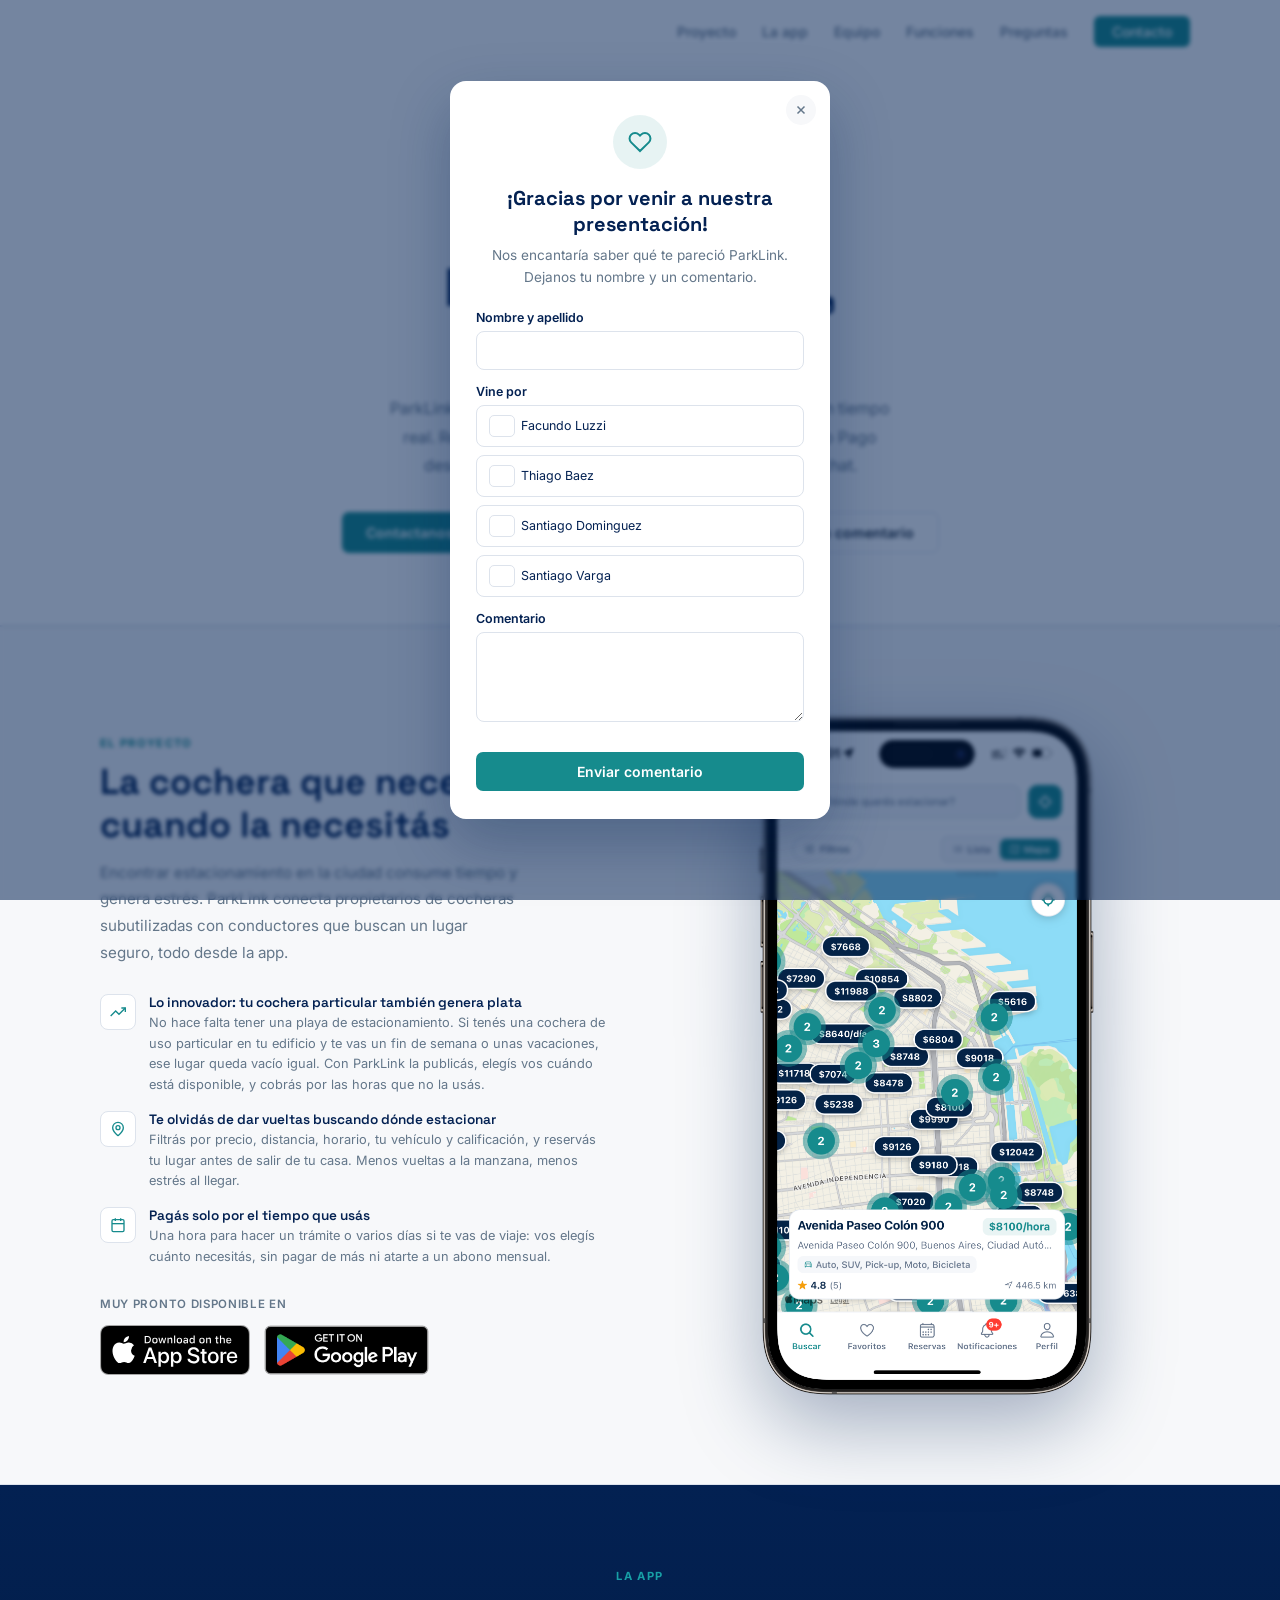
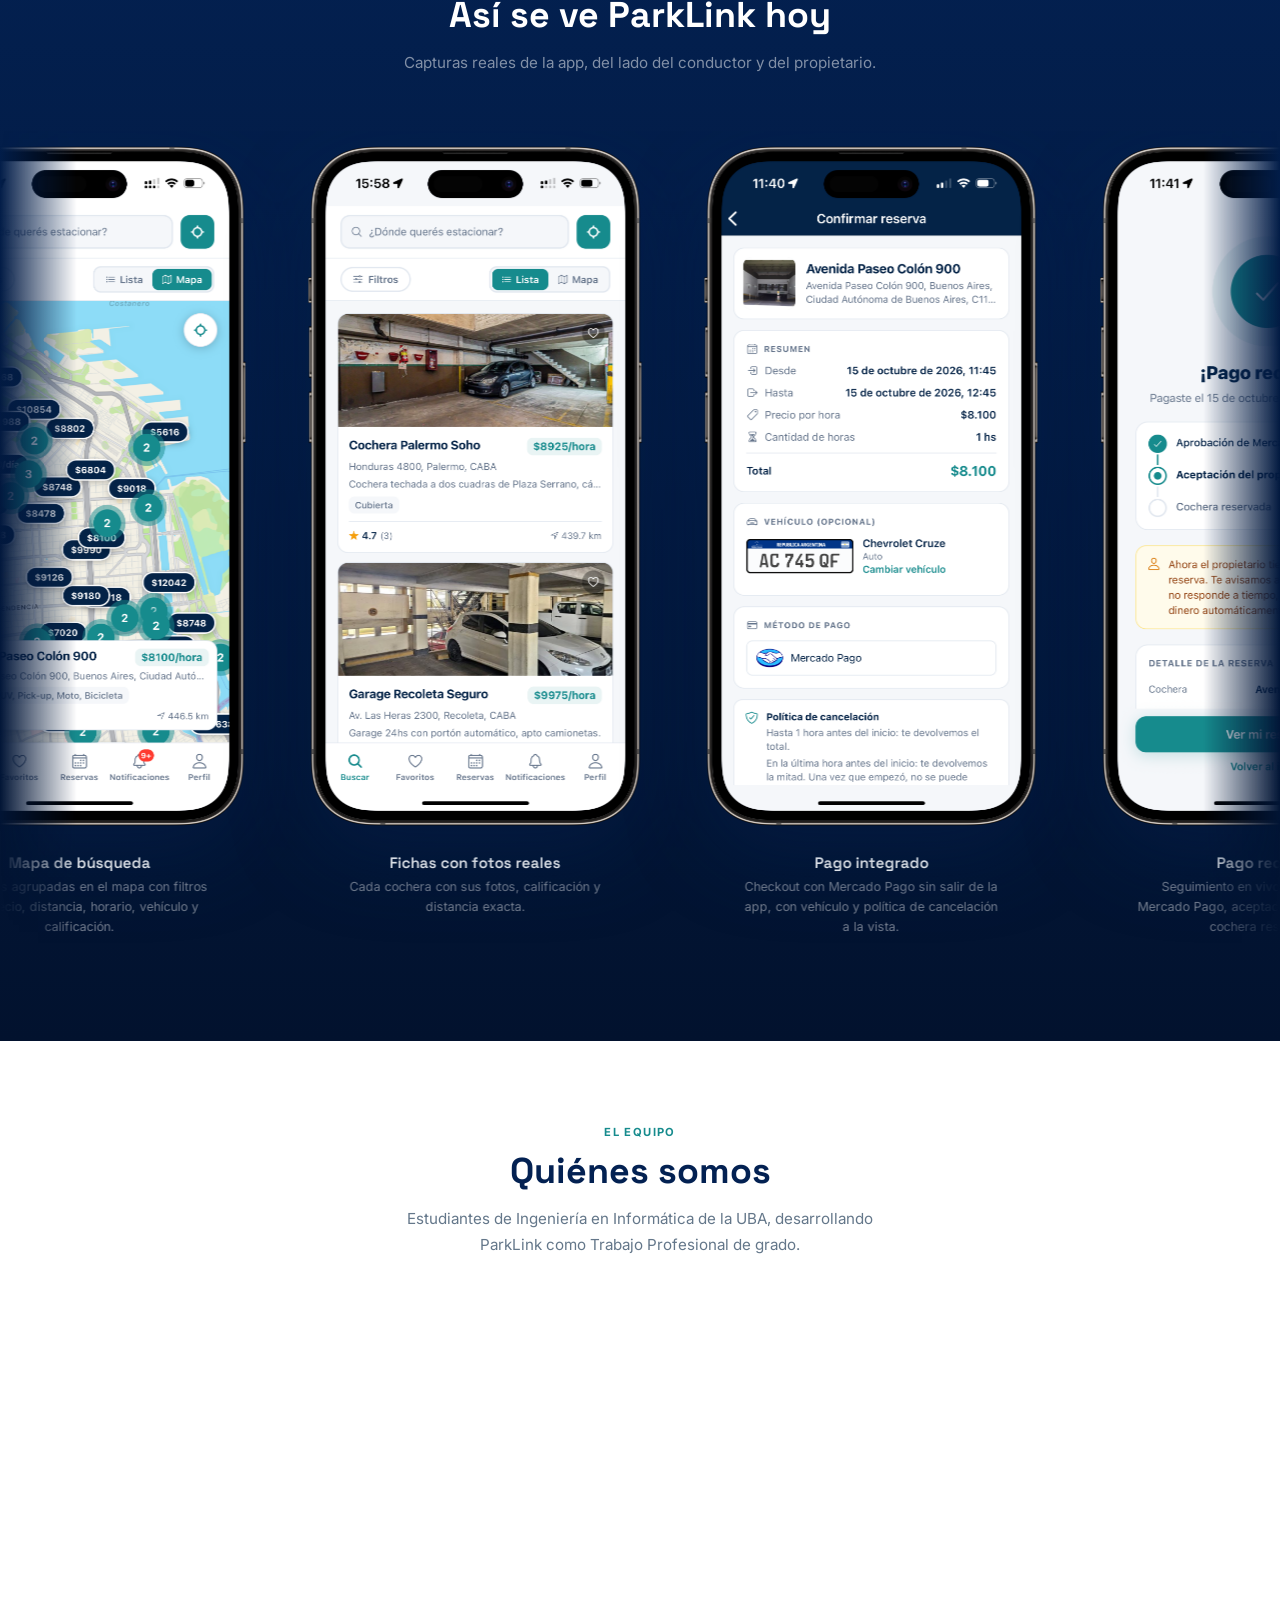
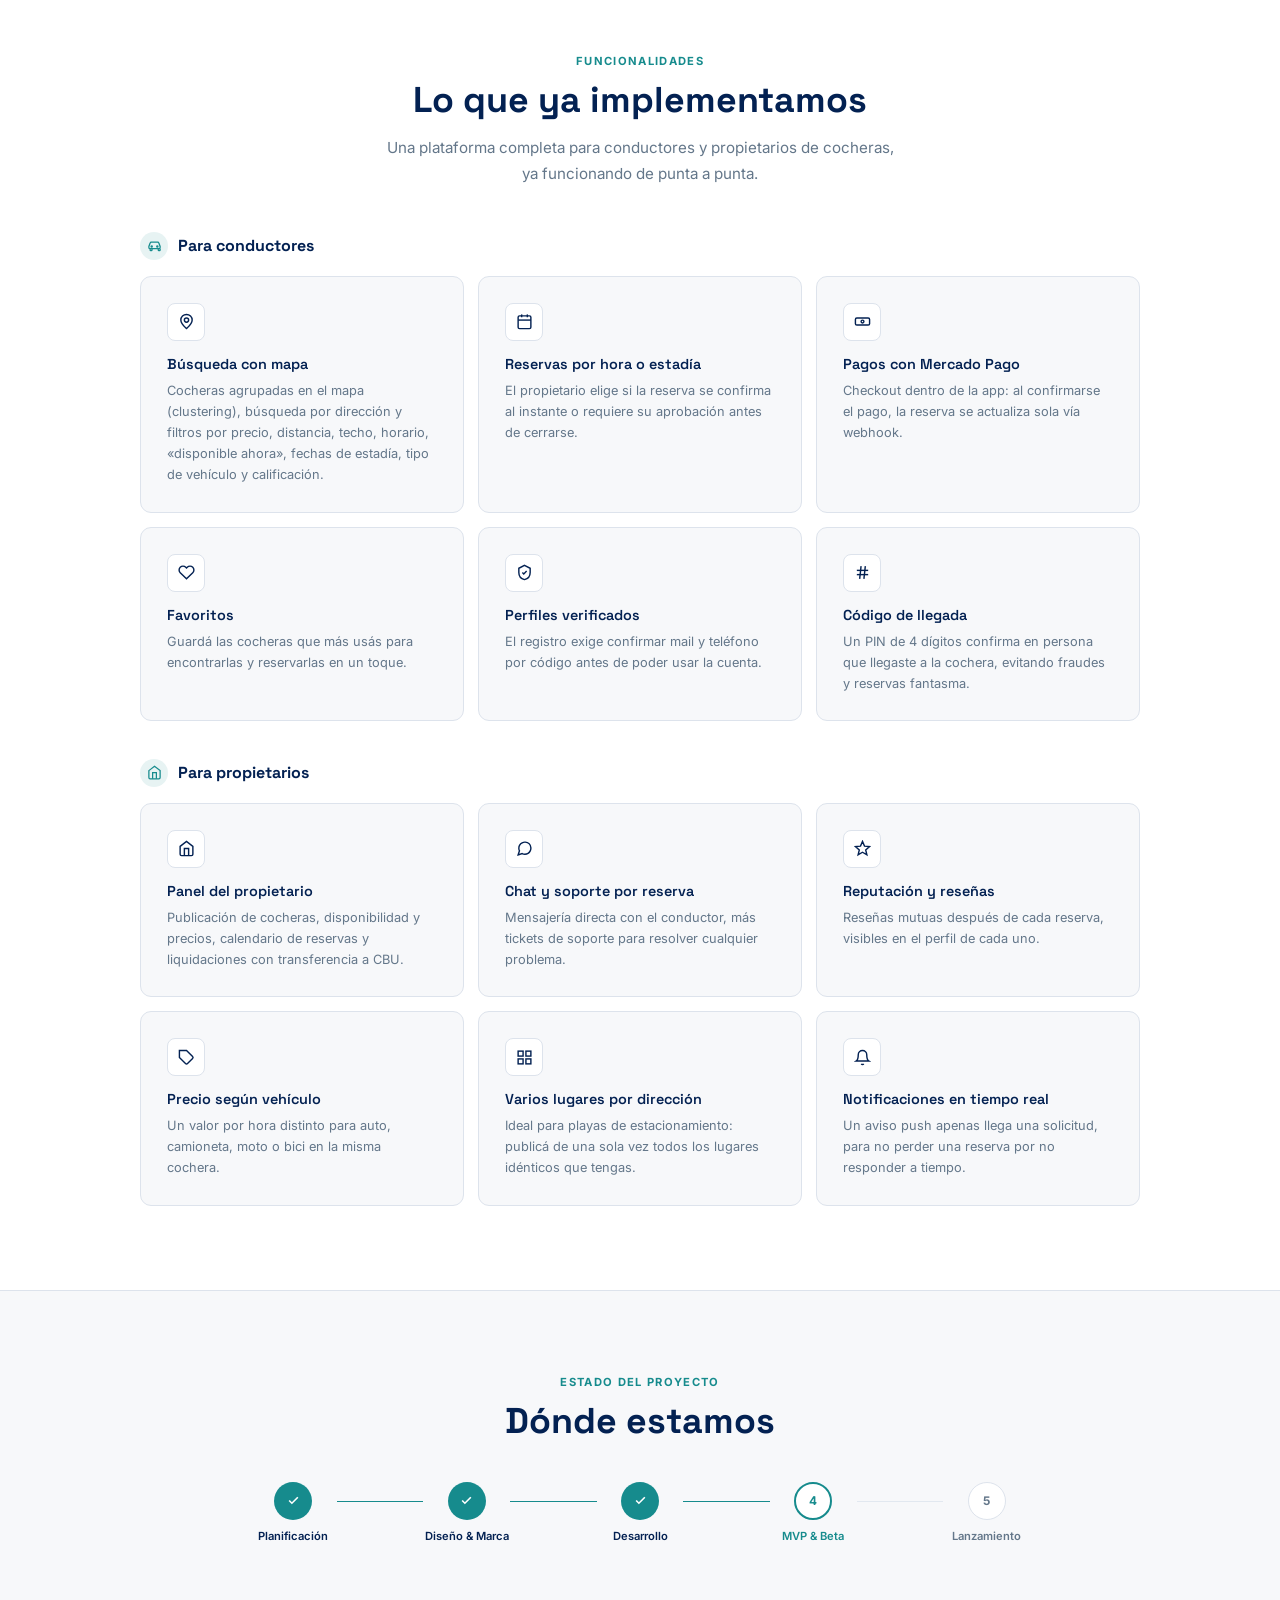
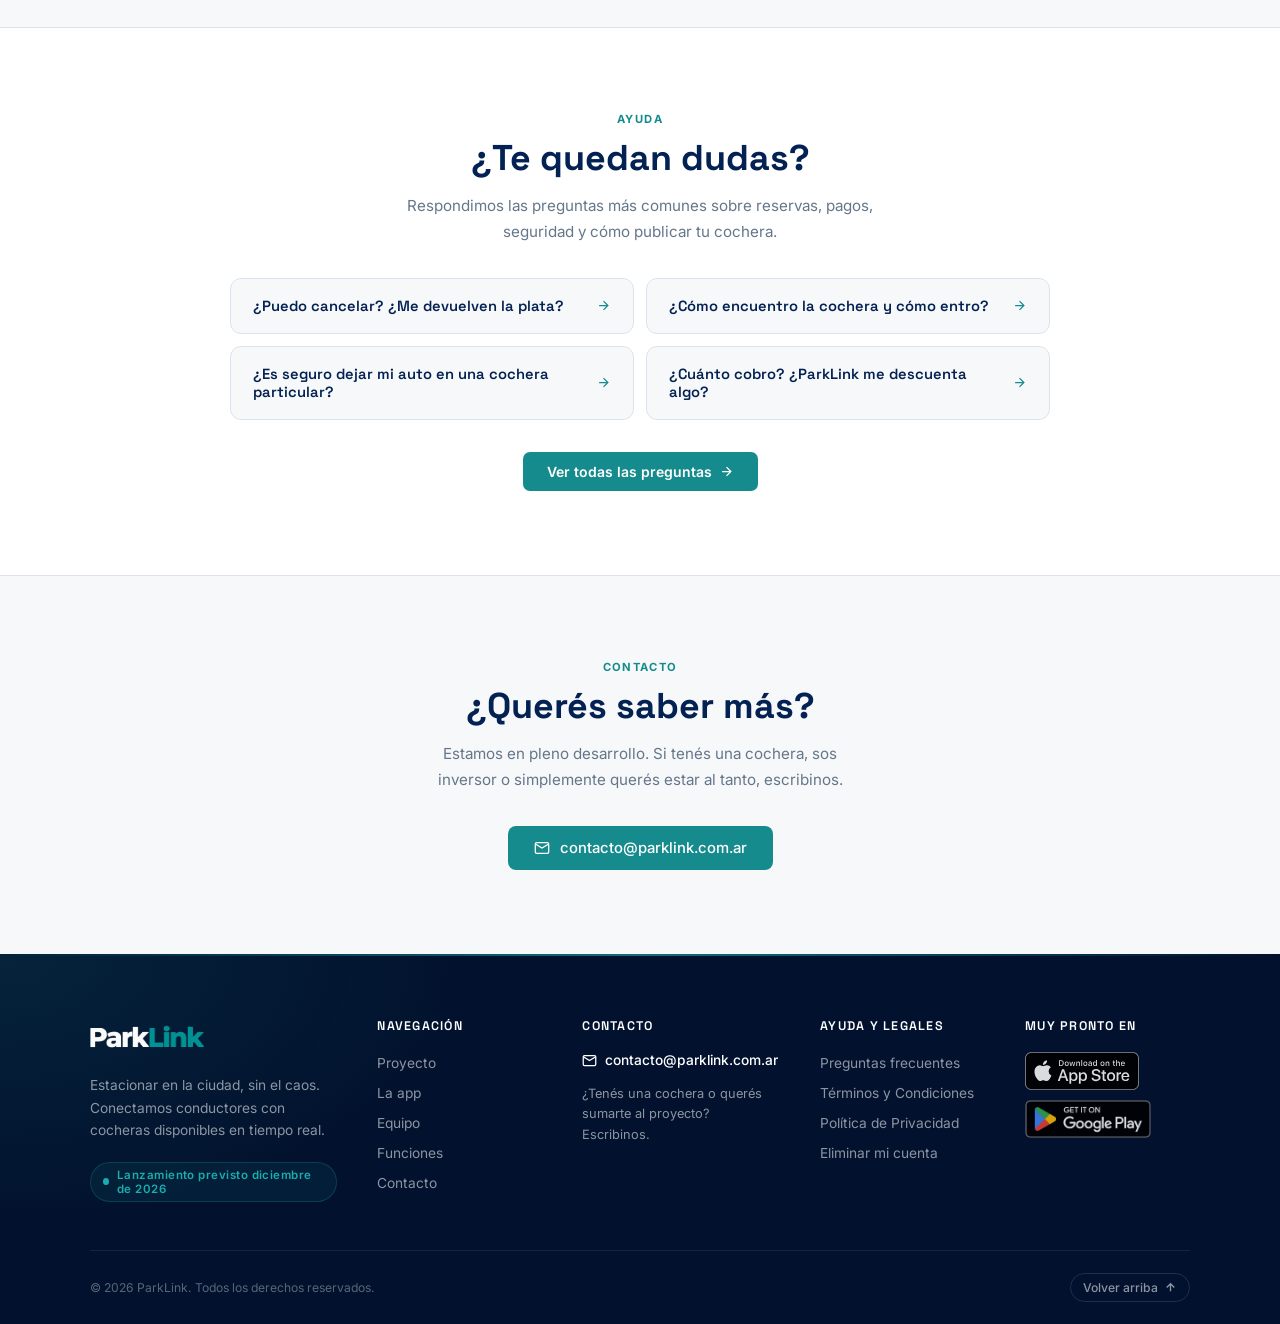
<file: index.html>
<!DOCTYPE html>
<html lang="es" class="is-loading">
<head>
    <meta charset="UTF-8">
    <meta name="viewport" content="width=device-width, initial-scale=1.0">
    <meta name="description" content="ParkLink — Plataforma de reservas de estacionamiento urbano. En desarrollo.">
    <title>ParkLink Argentina</title>
    <link rel="icon" type="image/png" href="favicon.png">
    <link rel="preconnect" href="https://fonts.googleapis.com">
    <link rel="preconnect" href="https://fonts.gstatic.com" crossorigin>
    <link href="https://fonts.googleapis.com/css2?family=Space+Grotesk:wght@400;500;600;700&family=Inter:wght@300;400;500;600&display=swap" rel="stylesheet">
    <link rel="stylesheet" href="styles.css?v=2">
    <link rel="preload" href="assets/logos/logo-parklink.png" as="image" fetchpriority="high">
    <script src="https://challenges.cloudflare.com/turnstile/v0/api.js" async defer></script>
    <noscript><style>#preloader { display: none; } html.is-loading { overflow: auto; }</style></noscript>
</head>
<body>

<div id="preloader" role="status" aria-label="Cargando ParkLink">
    <img src="assets/logos/logo-parklink.png" alt="" class="preloader-logo">
    <div class="preloader-bar"><span id="preloaderProgress"></span></div>
</div>

<nav>
    <a href="#" class="nav-brand">
        <img src="assets/logos/logo-letras.png" alt="ParkLink" class="brand-logo">
    </a>
    <ul class="nav-links">
        <li><a href="#sobre">Proyecto</a></li>
        <li><a href="#capturas">La app</a></li>
        <li><a href="#equipo">Equipo</a></li>
        <li><a href="#funciones">Funciones</a></li>
        <li><a href="/preguntas-frecuentes/">Preguntas</a></li>
        <li><a href="#contacto" class="nav-cta">Contacto</a></li>
    </ul>
</nav>

<section id="hero">
    <img src="assets/logos/logo-parklink.png" alt="ParkLink" class="hero-logo">
    <h1 class="hero-title">Menos vueltas,<br>más lugar.</h1>
    <p class="hero-desc">
        ParkLink conecta conductores con cocheras disponibles en tiempo real. Reservás por hora o por estadía, pagás con Mercado Pago desde la app y coordinás todo con el propietario por chat.
    </p>
    <div class="hero-actions">
        <a href="#contacto" class="btn btn-primary">
            Contactanos
            <svg width="13" height="13" viewBox="0 0 24 24" fill="none" stroke="currentColor" stroke-width="2.5"><path d="M5 12h14M12 5l7 7-7 7"/></svg>
        </a>
        <a href="#capturas" class="btn btn-outline">Ver capturas de la app</a>
        <button id="feedbackTrigger" class="btn btn-outline" type="button">
            <svg width="14" height="14" viewBox="0 0 24 24" fill="none" stroke="currentColor" stroke-width="2"><path d="M21 11.5a8.38 8.38 0 0 1-.9 3.8 8.5 8.5 0 0 1-7.6 4.7 8.38 8.38 0 0 1-3.8-.9L3 21l1.9-5.7a8.38 8.38 0 0 1-.9-3.8 8.5 8.5 0 0 1 4.7-7.6 8.38 8.38 0 0 1 3.8-.9h.5a8.48 8.48 0 0 1 8 8v.5z"/></svg>
            Dejar un comentario
        </button>
    </div>
</section>

<section id="sobre">
    <div class="about-grid">
        <div class="about-left reveal">
            <p class="tag">El proyecto</p>
            <h2 class="sh">La cochera que necesitás,<br>cuando la necesitás</h2>
            <p class="sp">Encontrar estacionamiento en la ciudad consume tiempo y genera estrés. ParkLink conecta propietarios de cocheras subutilizadas con conductores que buscan un lugar seguro, todo desde la app.</p>

            <div class="feat-list">
                <div class="feat-row reveal d1">
                    <div class="feat-ic">
                        <svg width="16" height="16" viewBox="0 0 24 24" fill="none" stroke="currentColor" stroke-width="2"><path d="M23 6l-9.5 9.5-5-5L1 18"/><path d="M17 6h6v6"/></svg>
                    </div>
                    <div class="feat-tx">
                        <h4>Lo innovador: tu cochera particular también genera plata</h4>
                        <p>No hace falta tener una playa de estacionamiento. Si tenés una cochera de uso particular en tu edificio y te vas un fin de semana o unas vacaciones, ese lugar queda vacío igual. Con ParkLink la publicás, elegís vos cuándo está disponible, y cobrás por las horas que no la usás.</p>
                    </div>
                </div>
                <div class="feat-row reveal d1">
                    <div class="feat-ic">
                        <svg width="16" height="16" viewBox="0 0 24 24" fill="none" stroke="currentColor" stroke-width="2"><circle cx="12" cy="10" r="3"/><path d="M12 2a8 8 0 0 0-8 8c0 5.4 7.4 11.5 7.7 11.8a.5.5 0 0 0 .6 0C12.6 21.5 20 15.4 20 10a8 8 0 0 0-8-8z"/></svg>
                    </div>
                    <div class="feat-tx">
                        <h4>Te olvidás de dar vueltas buscando dónde estacionar</h4>
                        <p>Filtrás por precio, distancia, horario, tu vehículo y calificación, y reservás tu lugar antes de salir de tu casa. Menos vueltas a la manzana, menos estrés al llegar.</p>
                    </div>
                </div>
                <div class="feat-row reveal d1">
                    <div class="feat-ic">
                        <svg width="16" height="16" viewBox="0 0 24 24" fill="none" stroke="currentColor" stroke-width="2"><rect x="3" y="4" width="18" height="18" rx="2"/><line x1="16" y1="2" x2="16" y2="6"/><line x1="8" y1="2" x2="8" y2="6"/><line x1="3" y1="10" x2="21" y2="10"/></svg>
                    </div>
                    <div class="feat-tx">
                        <h4>Pagás solo por el tiempo que usás</h4>
                        <p>Una hora para hacer un trámite o varios días si te vas de viaje: vos elegís cuánto necesitás, sin pagar de más ni atarte a un abono mensual.</p>
                    </div>
                </div>
            </div>

            <div class="store-cta reveal d2">
                <p class="store-soon">Muy pronto disponible en</p>
                <div class="store-badges">
                    <a href="#contacto" aria-label="Próximamente en App Store">
                        <img src="assets/logos/app-store-badge.svg" alt="Download on the App Store" class="store-badge-img">
                    </a>
                    <a href="#contacto" aria-label="Próximamente en Google Play">
                        <img src="assets/logos/google-play-badge.png" alt="Get it on Google Play" class="store-badge-img">
                    </a>
                </div>
            </div>
        </div>

        <div class="about-phone reveal d2">
            <img src="assets/mockups/mockup-22.png" alt="Mapa de búsqueda ParkLink" class="phone-shot">
        </div>
    </div>
</section>

<section id="capturas">
    <div class="capturas-hd">
        <p class="tag">La app</p>
        <h2 class="sh">Así se ve ParkLink hoy</h2>
        <p class="sp">Capturas reales de la app, del lado del conductor y del propietario.</p>
    </div>
    <div class="marquee-viewport">
        <div class="marquee-track" id="marqueeTrack">
            <div class="phone-item">
                <img src="assets/mockups/mockup-22.png" alt="Mapa de búsqueda" class="phone-shot">
                <div class="phone-cap"><h4>Mapa de búsqueda</h4><p>Cocheras agrupadas en el mapa con filtros por precio, distancia, horario, vehículo y calificación.</p></div>
            </div>
            <div class="phone-item">
                <img src="assets/mockups/mockup-8.png" alt="Resultados con fotos reales" class="phone-shot">
                <div class="phone-cap"><h4>Fichas con fotos reales</h4><p>Cada cochera con sus fotos, calificación y distancia exacta.</p></div>
            </div>
            <div class="phone-item">
                <img src="assets/mockups/mockup-25.png" alt="Pago con Mercado Pago" class="phone-shot">
                <div class="phone-cap"><h4>Pago integrado</h4><p>Checkout con Mercado Pago sin salir de la app, con vehículo y política de cancelación a la vista.</p></div>
            </div>
            <div class="phone-item">
                <img src="assets/mockups/mockup-26.png" alt="Pago recibido" class="phone-shot">
                <div class="phone-cap"><h4>Pago recibido</h4><p>Seguimiento en vivo: aprobación de Mercado Pago, aceptación del propietario y cochera reservada.</p></div>
            </div>
            <div class="phone-item">
                <img src="assets/mockups/mockup-23.png" alt="Código de llegada" class="phone-shot">
                <div class="phone-cap"><h4>Código de llegada</h4><p>Un PIN de 4 dígitos valida en persona que el conductor llegó, evitando fraudes.</p></div>
            </div>
            <div class="phone-item">
                <img src="assets/mockups/mockup-28.png" alt="Perfil del usuario" class="phone-shot">
                <div class="phone-cap"><h4>Perfil verificado</h4><p>Cambiá entre modo conductor y propietario, y gestioná tus vehículos desde el mismo lugar.</p></div>
            </div>
            <div class="phone-item">
                <img src="assets/mockups/mockup-20.png" alt="Mis vehículos" class="phone-shot">
                <div class="phone-cap"><h4>Mis vehículos</h4><p>Guardá tus vehículos con patente y tipo, y reservá en un toque.</p></div>
            </div>
            <div class="phone-item">
                <img src="assets/mockups/mockup-31.png" alt="Agregar vehículo" class="phone-shot">
                <div class="phone-cap"><h4>Agregar vehículo</h4><p>Auto, SUV, pick-up, moto o bici: elegís el tipo en segundos.</p></div>
            </div>
            <div class="phone-item">
                <img src="assets/mockups/mockup-19.png" alt="Notificaciones en tiempo real" class="phone-shot">
                <div class="phone-cap"><h4>Notificaciones en tiempo real</h4><p>Llegadas, reseñas pendientes y nuevas reservas, todo centralizado.</p></div>
            </div>
            <div class="phone-item">
                <img src="assets/mockups/mockup-13.png" alt="Chat de la reserva" class="phone-shot">
                <div class="phone-cap"><h4>Chat por reserva</h4><p>Mensajería directa entre conductor y propietario para coordinar la llegada.</p></div>
            </div>
            <div class="phone-item">
                <img src="assets/mockups/mockup-39.png" alt="Calendario del propietario" class="phone-shot">
                <div class="phone-cap"><h4>Calendario del propietario</h4><p>Todas las reservas del mes, de un vistazo, con el detalle de cada una.</p></div>
            </div>
            <div class="phone-item">
                <img src="assets/mockups/mockup-10.png" alt="Publicar cochera" class="phone-shot">
                <div class="phone-cap"><h4>Publicar una cochera</h4><p>Precio por tipo de vehículo, disponibilidad horaria y por estadía.</p></div>
            </div>
            <div class="phone-item">
                <img src="assets/mockups/mockup-38.png" alt="Solicitudes de reserva" class="phone-shot">
                <div class="phone-cap"><h4>Solicitudes en un toque</h4><p>Aprobá o rechazá reservas entrantes antes de que venza el plazo de respuesta.</p></div>
            </div>
            <div class="phone-item">
                <img src="assets/mockups/mockup-24.png" alt="Panel financiero del propietario" class="phone-shot">
                <div class="phone-cap"><h4>Panel financiero</h4><p>Ingresos, ocupación y próximas liquidaciones, de un vistazo.</p></div>
            </div>
            <div class="phone-item">
                <img src="assets/mockups/mockup-15.png" alt="Reputación y reseñas" class="phone-shot">
                <div class="phone-cap"><h4>Reputación</h4><p>Reseñas mutuas después de cada reserva, visibles en el perfil.</p></div>
            </div>
            <div class="phone-item">
                <img src="assets/mockups/mockup-29.png" alt="Calificar reserva" class="phone-shot">
                <div class="phone-cap"><h4>Calificaciones mutuas</h4><p>Conductor y propietario se califican entre sí después de cada reserva.</p></div>
            </div>
            <div class="phone-item">
                <img src="assets/mockups/mockup-37.png" alt="Elegí cómo usar la app" class="phone-shot">
                <div class="phone-cap"><h4>Pensada para los dos lados</h4><p>Elegí si usás ParkLink como conductor, propietario o ambos, y cambiá cuando quieras.</p></div>
            </div>
            <div class="phone-item">
                <img src="assets/mockups/mockup-36.png" alt="Registro de usuario" class="phone-shot">
                <div class="phone-cap"><h4>Sumate en minutos</h4><p>Verificás tu email y teléfono, completás tus datos y ya podés reservar.</p></div>
            </div>
        </div>
    </div>
</section>

<section id="equipo">
    <div class="team-hd">
        <p class="tag">El equipo</p>
        <h2 class="sh">Quiénes somos</h2>
        <p class="sp">Estudiantes de Ingeniería en Informática de la UBA, desarrollando ParkLink como Trabajo Profesional de grado.</p>
    </div>
    <div class="team-grid">
        <div class="team-card reveal">
            <div class="avatar"><img src="assets/team/thiago-baez-circular.png" alt="Thiago Baez"></div>
            <div class="t-name">Thiago Baez</div>
            <div class="t-role">Ing. en Informática</div>
            <a href="mailto:thiago@parklink.com.ar" class="t-mail">thiago@parklink.com.ar</a>
        </div>
        <div class="team-card reveal d1">
            <div class="avatar"><img src="assets/team/santiago-dominguez.jpg" alt="Santiago Domínguez"></div>
            <div class="t-name">Santiago Domínguez</div>
            <div class="t-role">Ing. en Informática</div>
            <a href="mailto:santid@parklink.com.ar" class="t-mail">santid@parklink.com.ar</a>
        </div>
        <div class="team-card reveal d2">
            <div class="avatar"><img src="assets/team/facundo-luzzi.jpg" alt="Facundo Luzzi"></div>
            <div class="t-name">Facundo Luzzi</div>
            <div class="t-role">Ing. en Informática</div>
            <a href="mailto:facu@parklink.com.ar" class="t-mail">facu@parklink.com.ar</a>
        </div>
        <div class="team-card reveal d3">
            <div class="avatar"><img src="assets/team/santiago-varga-circular.png" alt="Santiago Varga"></div>
            <div class="t-name">Santiago Varga</div>
            <div class="t-role">Ing. en Informática</div>
            <a href="mailto:santiv@parklink.com.ar" class="t-mail">santiv@parklink.com.ar</a>
        </div>
    </div>
</section>

<section id="funciones">
    <div class="func-hd">
        <p class="tag">Funcionalidades</p>
        <h2 class="sh">Lo que ya implementamos</h2>
        <p class="sp">Una plataforma completa para conductores y propietarios de cocheras, ya funcionando de punta a punta.</p>
    </div>

    <div class="func-track">
        <div class="func-track-label">
            <span class="func-track-ic">
                <svg width="15" height="15" viewBox="0 0 24 24" fill="none" stroke="currentColor" stroke-width="2"><path d="M5 17h14M5 17a2 2 0 0 1-2-2v-1.5l2-5.5a2 2 0 0 1 1.9-1.4h10.2a2 2 0 0 1 1.9 1.4l2 5.5V15a2 2 0 0 1-2 2M5 17v2a1 1 0 0 0 1 1h1a1 1 0 0 0 1-1v-2m10 0v2a1 1 0 0 0 1 1h1a1 1 0 0 0 1-1v-2"/><circle cx="7.5" cy="13.5" r="1"/><circle cx="16.5" cy="13.5" r="1"/></svg>
            </span>
            Para conductores
        </div>
        <div class="func-grid">
            <div class="func-card reveal">
                <div class="func-icon">
                    <svg width="17" height="17" viewBox="0 0 24 24" fill="none" stroke="currentColor" stroke-width="2"><circle cx="12" cy="10" r="3"/><path d="M12 2a8 8 0 0 0-8 8c0 5.4 7.4 11.5 7.7 11.8a.5.5 0 0 0 .6 0C12.6 21.5 20 15.4 20 10a8 8 0 0 0-8-8z"/></svg>
                </div>
                <h3>Búsqueda con mapa</h3>
                <p>Cocheras agrupadas en el mapa (clustering), búsqueda por dirección y filtros por precio, distancia, techo, horario, «disponible ahora», fechas de estadía, tipo de vehículo y calificación.</p>
            </div>
            <div class="func-card reveal d1">
                <div class="func-icon">
                    <svg width="17" height="17" viewBox="0 0 24 24" fill="none" stroke="currentColor" stroke-width="2"><rect x="3" y="4" width="18" height="18" rx="2"/><line x1="16" y1="2" x2="16" y2="6"/><line x1="8" y1="2" x2="8" y2="6"/><line x1="3" y1="10" x2="21" y2="10"/></svg>
                </div>
                <h3>Reservas por hora o estadía</h3>
                <p>El propietario elige si la reserva se confirma al instante o requiere su aprobación antes de cerrarse.</p>
            </div>
            <div class="func-card reveal d2">
                <div class="func-icon">
                    <svg width="17" height="17" viewBox="0 0 24 24" fill="none" stroke="currentColor" stroke-width="2"><path d="M20 7H4a2 2 0 0 0-2 2v6a2 2 0 0 0 2 2h16a2 2 0 0 0 2-2V9a2 2 0 0 0-2-2z"/><circle cx="12" cy="12" r="2"/></svg>
                </div>
                <h3>Pagos con Mercado Pago</h3>
                <p>Checkout dentro de la app: al confirmarse el pago, la reserva se actualiza sola vía webhook.</p>
            </div>
            <div class="func-card reveal">
                <div class="func-icon">
                    <svg width="17" height="17" viewBox="0 0 24 24" fill="none" stroke="currentColor" stroke-width="2"><path d="M20.84 4.61a5.5 5.5 0 0 0-7.78 0L12 5.67l-1.06-1.06a5.5 5.5 0 0 0-7.78 7.78L12 21l8.84-8.61a5.5 5.5 0 0 0 0-7.78z"/></svg>
                </div>
                <h3>Favoritos</h3>
                <p>Guardá las cocheras que más usás para encontrarlas y reservarlas en un toque.</p>
            </div>
            <div class="func-card reveal d1">
                <div class="func-icon">
                    <svg width="17" height="17" viewBox="0 0 24 24" fill="none" stroke="currentColor" stroke-width="2"><path d="M12 2l8 4v6c0 5-3.5 9-8 10-4.5-1-8-5-8-10V6l8-4z"/><polyline points="9 12 11 14 15 10"/></svg>
                </div>
                <h3>Perfiles verificados</h3>
                <p>El registro exige confirmar mail y teléfono por código antes de poder usar la cuenta.</p>
            </div>
            <div class="func-card reveal d2">
                <div class="func-icon">
                    <svg width="17" height="17" viewBox="0 0 24 24" fill="none" stroke="currentColor" stroke-width="2"><line x1="4" y1="9" x2="20" y2="9"/><line x1="4" y1="15" x2="20" y2="15"/><line x1="10" y1="3" x2="8" y2="21"/><line x1="16" y1="3" x2="14" y2="21"/></svg>
                </div>
                <h3>Código de llegada</h3>
                <p>Un PIN de 4 dígitos confirma en persona que llegaste a la cochera, evitando fraudes y reservas fantasma.</p>
            </div>
        </div>
    </div>

    <div class="func-track">
        <div class="func-track-label">
            <span class="func-track-ic">
                <svg width="15" height="15" viewBox="0 0 24 24" fill="none" stroke="currentColor" stroke-width="2"><path d="M3 9l9-7 9 7v11a2 2 0 0 1-2 2H5a2 2 0 0 1-2-2z"/><polyline points="9,22 9,12 15,12 15,22"/></svg>
            </span>
            Para propietarios
        </div>
        <div class="func-grid">
            <div class="func-card reveal">
                <div class="func-icon">
                    <svg width="17" height="17" viewBox="0 0 24 24" fill="none" stroke="currentColor" stroke-width="2"><path d="M3 9l9-7 9 7v11a2 2 0 0 1-2 2H5a2 2 0 0 1-2-2z"/><polyline points="9,22 9,12 15,12 15,22"/></svg>
                </div>
                <h3>Panel del propietario</h3>
                <p>Publicación de cocheras, disponibilidad y precios, calendario de reservas y liquidaciones con transferencia a CBU.</p>
            </div>
            <div class="func-card reveal d1">
                <div class="func-icon">
                    <svg width="17" height="17" viewBox="0 0 24 24" fill="none" stroke="currentColor" stroke-width="2"><path d="M21 11.5a8.38 8.38 0 0 1-.9 3.8 8.5 8.5 0 0 1-7.6 4.7 8.38 8.38 0 0 1-3.8-.9L3 21l1.9-5.7a8.38 8.38 0 0 1-.9-3.8 8.5 8.5 0 0 1 4.7-7.6 8.38 8.38 0 0 1 3.8-.9h.5a8.48 8.48 0 0 1 8 8v.5z"/></svg>
                </div>
                <h3>Chat y soporte por reserva</h3>
                <p>Mensajería directa con el conductor, más tickets de soporte para resolver cualquier problema.</p>
            </div>
            <div class="func-card reveal d2">
                <div class="func-icon">
                    <svg width="17" height="17" viewBox="0 0 24 24" fill="none" stroke="currentColor" stroke-width="2"><path d="M12 17.27L18.18 21l-1.64-7.03L22 9.24l-7.19-.61L12 2 9.19 8.63 2 9.24l5.46 4.73L5.82 21z"/></svg>
                </div>
                <h3>Reputación y reseñas</h3>
                <p>Reseñas mutuas después de cada reserva, visibles en el perfil de cada uno.</p>
            </div>
            <div class="func-card reveal">
                <div class="func-icon">
                    <svg width="17" height="17" viewBox="0 0 24 24" fill="none" stroke="currentColor" stroke-width="2"><path d="M20.59 13.41L13.42 20.58a2 2 0 0 1-2.83 0L2 12V2h10l8.59 8.59a2 2 0 0 1 0 2.82z"/><line x1="7" y1="7.01" x2="7" y2="7"/></svg>
                </div>
                <h3>Precio según vehículo</h3>
                <p>Un valor por hora distinto para auto, camioneta, moto o bici en la misma cochera.</p>
            </div>
            <div class="func-card reveal d1">
                <div class="func-icon">
                    <svg width="17" height="17" viewBox="0 0 24 24" fill="none" stroke="currentColor" stroke-width="2"><rect x="3" y="3" width="7" height="7"/><rect x="14" y="3" width="7" height="7"/><rect x="14" y="14" width="7" height="7"/><rect x="3" y="14" width="7" height="7"/></svg>
                </div>
                <h3>Varios lugares por dirección</h3>
                <p>Ideal para playas de estacionamiento: publicá de una sola vez todos los lugares idénticos que tengas.</p>
            </div>
            <div class="func-card reveal d2">
                <div class="func-icon">
                    <svg width="17" height="17" viewBox="0 0 24 24" fill="none" stroke="currentColor" stroke-width="2"><path d="M18 8A6 6 0 0 0 6 8c0 7-3 9-3 9h18s-3-2-3-9"/><path d="M13.73 21a2 2 0 0 1-3.46 0"/></svg>
                </div>
                <h3>Notificaciones en tiempo real</h3>
                <p>Un aviso push apenas llega una solicitud, para no perder una reserva por no responder a tiempo.</p>
            </div>
        </div>
    </div>
</section>


<section id="roadmap">
    <div style="text-align:center; max-width:520px; margin:0 auto 40px;">
        <p class="tag">Estado del proyecto</p>
        <h2 class="sh">Dónde estamos</h2>
    </div>
    <div class="steps">
        <div class="step done">
            <div class="step-dot">
                <svg width="13" height="13" viewBox="0 0 24 24" fill="none" stroke="currentColor" stroke-width="3"><polyline points="20 6 9 17 4 12"/></svg>
            </div>
            <span class="step-lbl">Planificación</span>
        </div>
        <div class="step-conn done"></div>
        <div class="step done">
            <div class="step-dot">
                <svg width="13" height="13" viewBox="0 0 24 24" fill="none" stroke="currentColor" stroke-width="3"><polyline points="20 6 9 17 4 12"/></svg>
            </div>
            <span class="step-lbl">Diseño &amp; Marca</span>
        </div>
        <div class="step-conn done"></div>
        <div class="step done">
            <div class="step-dot">
                <svg width="13" height="13" viewBox="0 0 24 24" fill="none" stroke="currentColor" stroke-width="3"><polyline points="20 6 9 17 4 12"/></svg>
            </div>
            <span class="step-lbl">Desarrollo</span>
        </div>
        <div class="step-conn done"></div>
        <div class="step now">
            <div class="step-dot">4</div>
            <span class="step-lbl">MVP &amp; Beta</span>
        </div>
        <div class="step-conn pend"></div>
        <div class="step next">
            <div class="step-dot">5</div>
            <span class="step-lbl">Lanzamiento</span>
        </div>
    </div>
</section>

<section id="dudas">
    <p class="tag">Ayuda</p>
    <h2 class="sh">¿Te quedan dudas?</h2>
    <p class="sp">Respondimos las preguntas más comunes sobre reservas, pagos, seguridad y cómo publicar tu cochera.</p>
    <div class="dudas-list">
        <a href="/preguntas-frecuentes/#faq-pagos" class="dudas-q reveal d1">
            <span>¿Puedo cancelar? ¿Me devuelven la plata?</span>
            <svg width="15" height="15" viewBox="0 0 24 24" fill="none" stroke="currentColor" stroke-width="2"><path d="M5 12h14M12 5l7 7-7 7"/></svg>
        </a>
        <a href="/preguntas-frecuentes/#faq-reservar" class="dudas-q reveal d2">
            <span>¿Cómo encuentro la cochera y cómo entro?</span>
            <svg width="15" height="15" viewBox="0 0 24 24" fill="none" stroke="currentColor" stroke-width="2"><path d="M5 12h14M12 5l7 7-7 7"/></svg>
        </a>
        <a href="/preguntas-frecuentes/#faq-seguridad" class="dudas-q reveal d3">
            <span>¿Es seguro dejar mi auto en una cochera particular?</span>
            <svg width="15" height="15" viewBox="0 0 24 24" fill="none" stroke="currentColor" stroke-width="2"><path d="M5 12h14M12 5l7 7-7 7"/></svg>
        </a>
        <a href="/preguntas-frecuentes/#faq-propietarios" class="dudas-q reveal d3">
            <span>¿Cuánto cobro? ¿ParkLink me descuenta algo?</span>
            <svg width="15" height="15" viewBox="0 0 24 24" fill="none" stroke="currentColor" stroke-width="2"><path d="M5 12h14M12 5l7 7-7 7"/></svg>
        </a>
    </div>
    <a href="/preguntas-frecuentes/" class="btn btn-primary">
        Ver todas las preguntas
        <svg width="15" height="15" viewBox="0 0 24 24" fill="none" stroke="currentColor" stroke-width="2"><path d="M5 12h14M12 5l7 7-7 7"/></svg>
    </a>
</section>

<section id="contacto">
    <p class="tag">Contacto</p>
    <h2 class="sh">¿Querés saber más?</h2>
    <p class="sp">Estamos en pleno desarrollo. Si tenés una cochera, sos inversor o simplemente querés estar al tanto, escribinos.</p>
    <a href="mailto:contacto@parklink.com.ar" class="cta-mail">
        <svg width="16" height="16" viewBox="0 0 24 24" fill="none" stroke="currentColor" stroke-width="2"><path d="M4 4h16c1.1 0 2 .9 2 2v12c0 1.1-.9 2-2 2H4c-1.1 0-2-.9-2-2V6c0-1.1.9-2 2-2z"/><polyline points="22,6 12,12 2,6"/></svg>
        contacto@parklink.com.ar
    </a>
</section>

<footer>
    <div class="foot-main">
        <div class="foot-brand">
            <img src="assets/logos/logo-letras-darkmode.png" alt="ParkLink" class="foot-logo">
            <p class="foot-tagline">Estacionar en la ciudad, sin el caos. Conectamos conductores con cocheras disponibles en tiempo real.</p>
            <span class="foot-status"><span class="foot-dot"></span>Lanzamiento previsto diciembre de 2026</span>
        </div>
        <div class="foot-col">
            <h5>Navegación</h5>
            <ul>
                <li><a href="#sobre">Proyecto</a></li>
                <li><a href="#capturas">La app</a></li>
                <li><a href="#equipo">Equipo</a></li>
                <li><a href="#funciones">Funciones</a></li>
                <li><a href="#contacto">Contacto</a></li>
            </ul>
        </div>
        <div class="foot-col">
            <h5>Contacto</h5>
            <a href="mailto:contacto@parklink.com.ar" class="foot-mail">
                <svg width="15" height="15" viewBox="0 0 24 24" fill="none" stroke="currentColor" stroke-width="2"><path d="M4 4h16c1.1 0 2 .9 2 2v12c0 1.1-.9 2-2 2H4c-1.1 0-2-.9-2-2V6c0-1.1.9-2 2-2z"/><polyline points="22,6 12,12 2,6"/></svg>
                contacto@parklink.com.ar
            </a>
            <p class="foot-note">¿Tenés una cochera o querés sumarte al proyecto? Escribinos.</p>
        </div>
        <div class="foot-col">
            <h5>Ayuda y legales</h5>
            <ul>
                <li><a href="/preguntas-frecuentes/">Preguntas frecuentes</a></li>
                <li><a href="/terminos/">Términos y Condiciones</a></li>
                <li><a href="/privacidad/">Política de Privacidad</a></li>
                <li><a href="/privacidad/#eliminacion">Eliminar mi cuenta</a></li>
            </ul>
        </div>
        <div class="foot-col">
            <h5>Muy pronto en</h5>
            <div class="foot-badges">
                <img src="assets/logos/app-store-badge.svg" alt="App Store">
                <img src="assets/logos/google-play-badge.png" alt="Google Play">
            </div>
        </div>
    </div>
    <div class="foot-bottom">
        <p class="foot-copy">© 2026 ParkLink. Todos los derechos reservados.</p>
        <a href="#" class="foot-top">
            Volver arriba
            <svg width="13" height="13" viewBox="0 0 24 24" fill="none" stroke="currentColor" stroke-width="2.5"><path d="M12 19V5M5 12l7-7 7 7"/></svg>
        </a>
    </div>
</footer>

<div id="feedbackOverlay" class="feedback-overlay" hidden>
    <div class="feedback-modal" role="dialog" aria-modal="true" aria-labelledby="feedbackTitle">
        <button id="feedbackClose" class="feedback-close" type="button" aria-label="Cerrar">
            <svg width="14" height="14" viewBox="0 0 24 24" fill="none" stroke="currentColor" stroke-width="2.5"><path d="M18 6 6 18M6 6l12 12"/></svg>
        </button>
        <div class="feedback-icon">
            <svg width="24" height="24" viewBox="0 0 24 24" fill="none" stroke="currentColor" stroke-width="2"><path d="M20.84 4.61a5.5 5.5 0 0 0-7.78 0L12 5.67l-1.06-1.06a5.5 5.5 0 0 0-7.78 7.78L12 21l8.84-8.61a5.5 5.5 0 0 0 0-7.78z"/></svg>
        </div>
        <h3 id="feedbackTitle">¡Gracias por venir a nuestra presentación!</h3>
        <p class="feedback-sub">Nos encantaría saber qué te pareció ParkLink. Dejanos tu nombre y un comentario.</p>
        <form id="feedbackForm" class="feedback-form">
            <label>
                Nombre y apellido
                <input type="text" name="nombre" maxlength="120" required>
            </label>
            <div class="feedback-field">
                <span class="feedback-field-label">Vine por</span>
                <div class="feedback-checks">
                    <label class="feedback-check"><input type="checkbox" name="vine_por" value="Facundo Luzzi"> Facundo Luzzi</label>
                    <label class="feedback-check"><input type="checkbox" name="vine_por" value="Thiago Baez"> Thiago Baez</label>
                    <label class="feedback-check"><input type="checkbox" name="vine_por" value="Santiago Dominguez"> Santiago Dominguez</label>
                    <label class="feedback-check"><input type="checkbox" name="vine_por" value="Santiago Varga"> Santiago Varga</label>
                </div>
            </div>
            <label>
                Comentario
                <textarea name="comentario" rows="4" maxlength="500" required></textarea>
            </label>
            <div class="cf-turnstile" data-sitekey="0x4AAAAAAGHRq5oaYGM-nYjd" data-theme="light" data-size="flexible"></div>
            <button type="submit" class="btn btn-primary">Enviar comentario</button>
        </form>
        <div id="feedbackSuccess" class="feedback-success" hidden>
            <svg width="40" height="40" viewBox="0 0 24 24" fill="none" stroke="currentColor" stroke-width="2"><circle cx="12" cy="12" r="10"/><polyline points="8 12 11 15 16 9"/></svg>
            <p>¡Gracias por tu comentario!</p>
        </div>
    </div>
</div>

<script>
const preloader = document.getElementById('preloader');
if (preloader) {
    const bar = document.getElementById('preloaderProgress');
    const imgs = [...document.images];
    let loaded = 0;
    const step = () => { bar.style.width = `${(++loaded / imgs.length) * 100}%`; };
    imgs.forEach(img => {
        if (img.complete) step();
        else {
            img.addEventListener('load', step, { once: true });
            img.addEventListener('error', step, { once: true });
        }
    });

    const start = performance.now();
    let finished = false;
    const finish = () => {
        if (finished) return;
        finished = true;
        bar.style.width = '100%';
        setTimeout(() => {
            preloader.classList.add('is-done');
            document.documentElement.classList.remove('is-loading');
            document.dispatchEvent(new Event('preloader:done'));
            setTimeout(() => preloader.remove(), 1000);
        }, Math.max(0, 900 - (performance.now() - start)));
    };
    if (document.readyState === 'complete') finish();
    else addEventListener('load', finish);
    setTimeout(finish, 8000);
}
</script>
<script src="/script.js?v=2"></script>
</body>
</html>
</file>
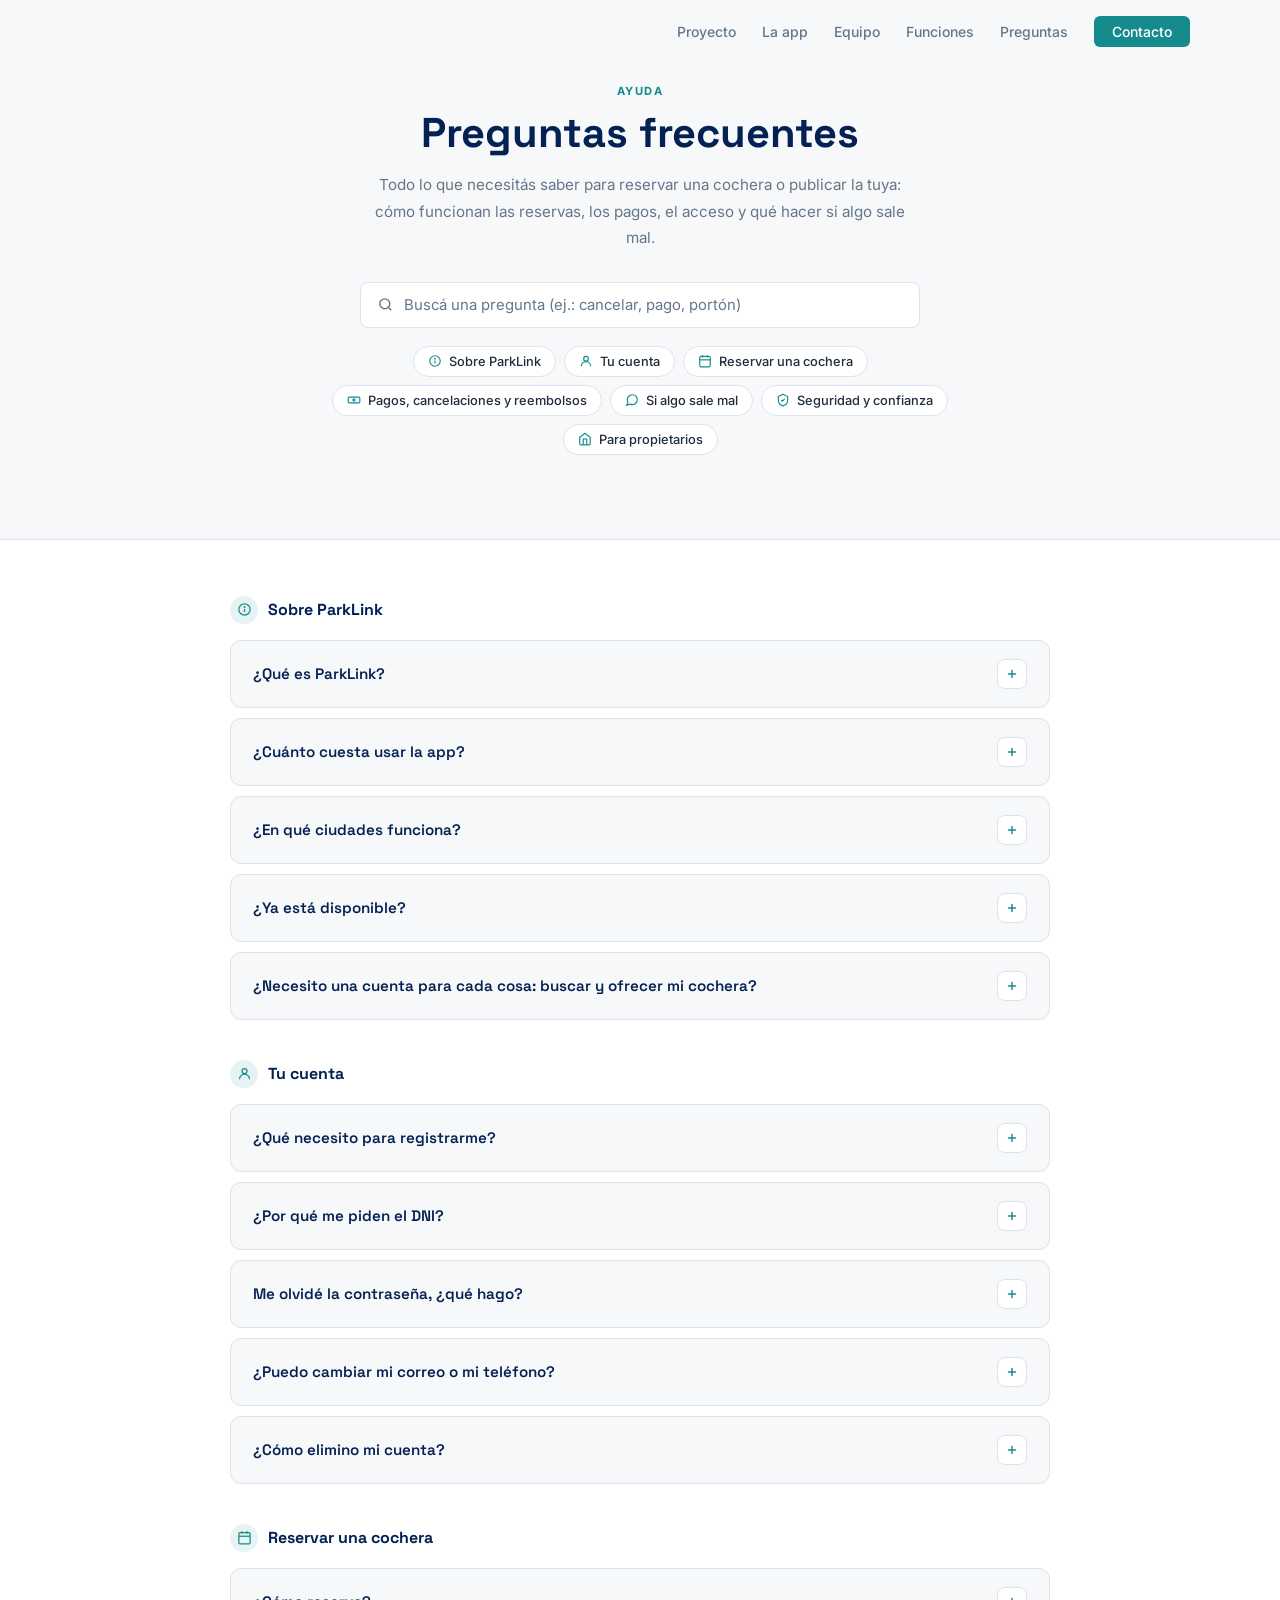
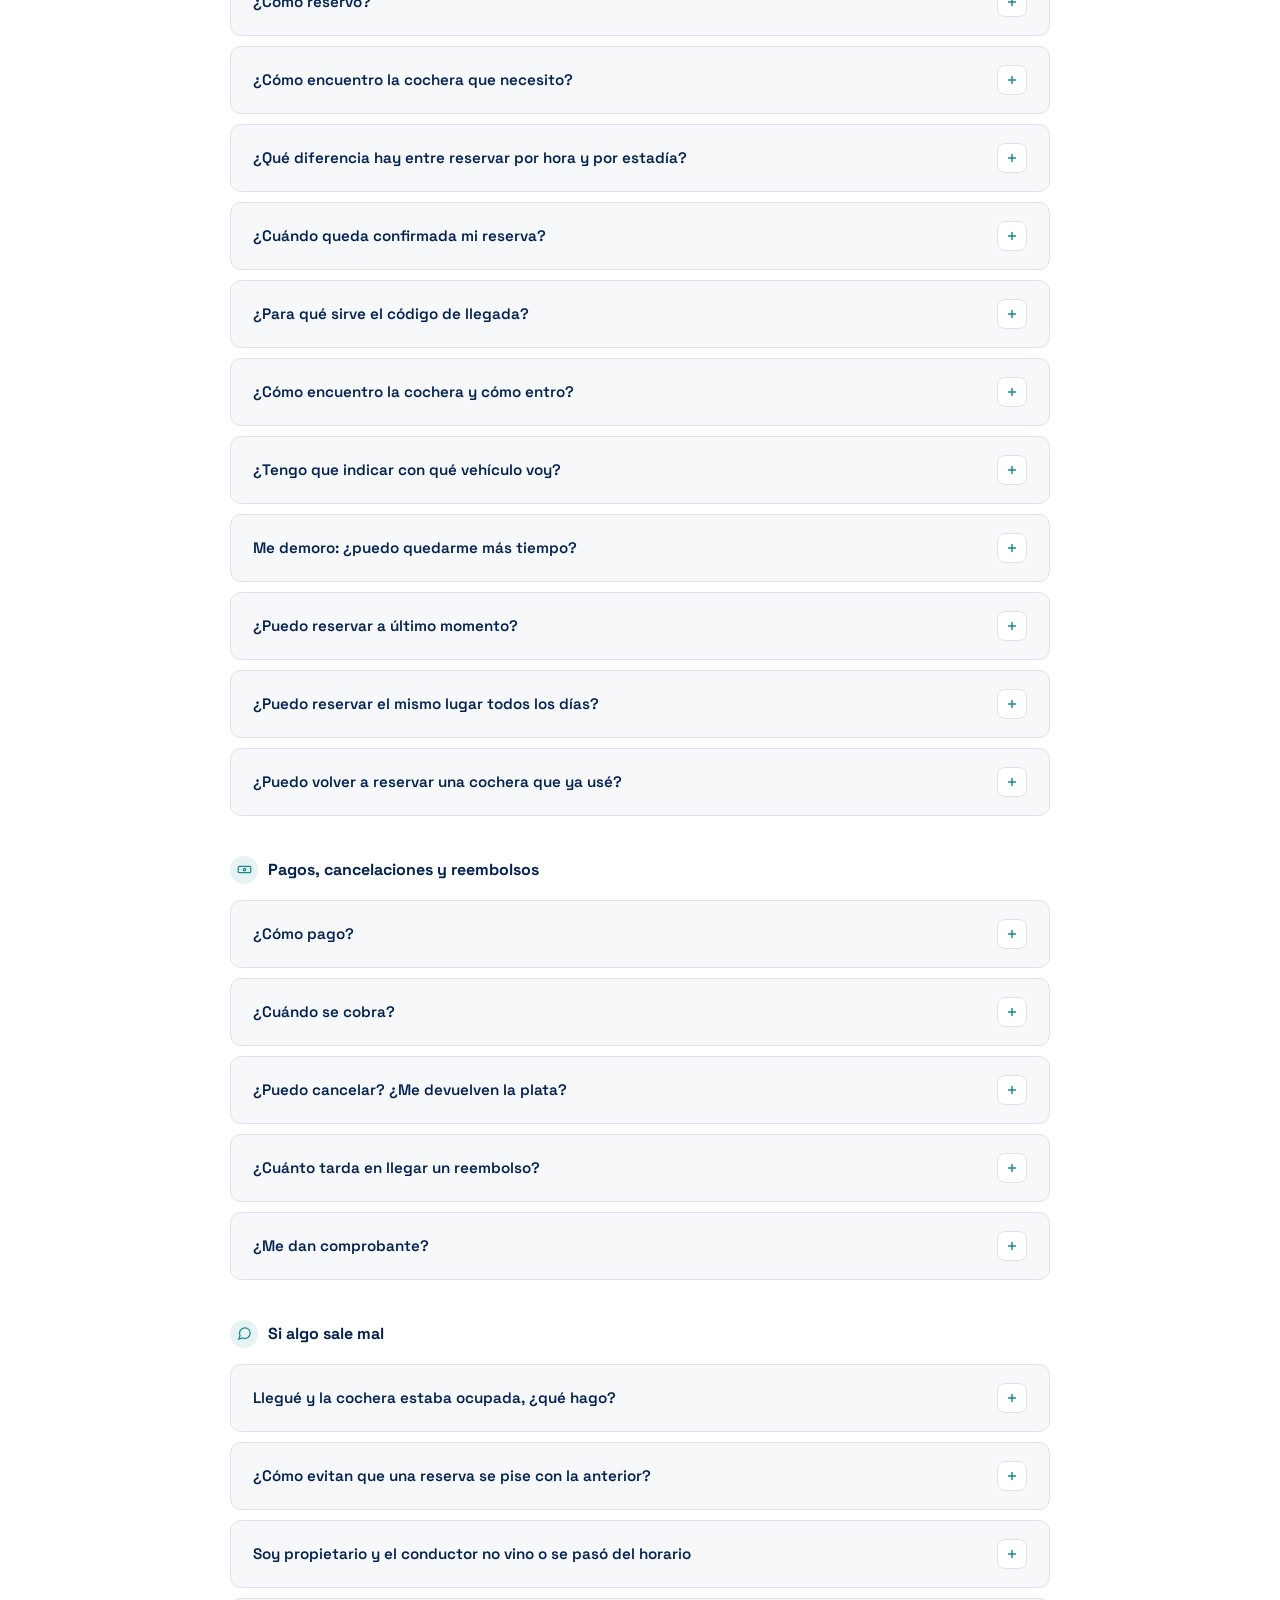
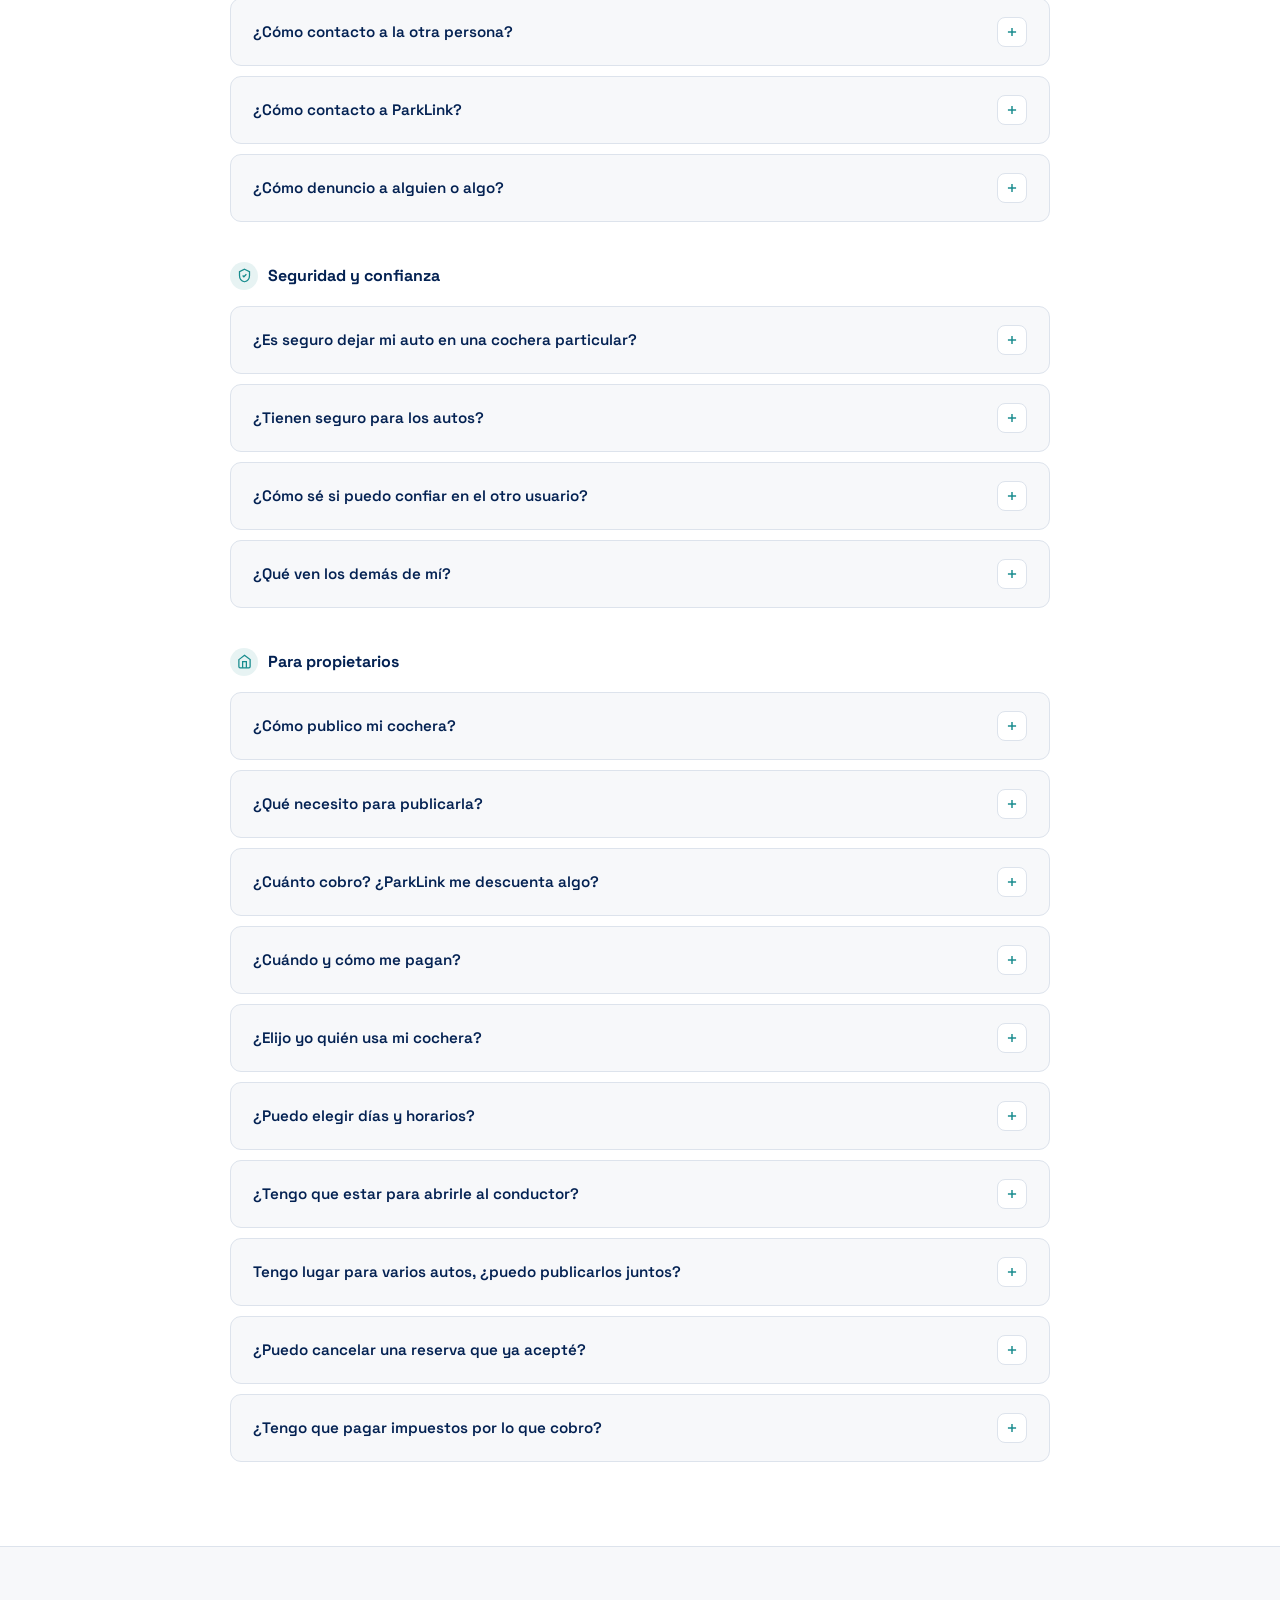
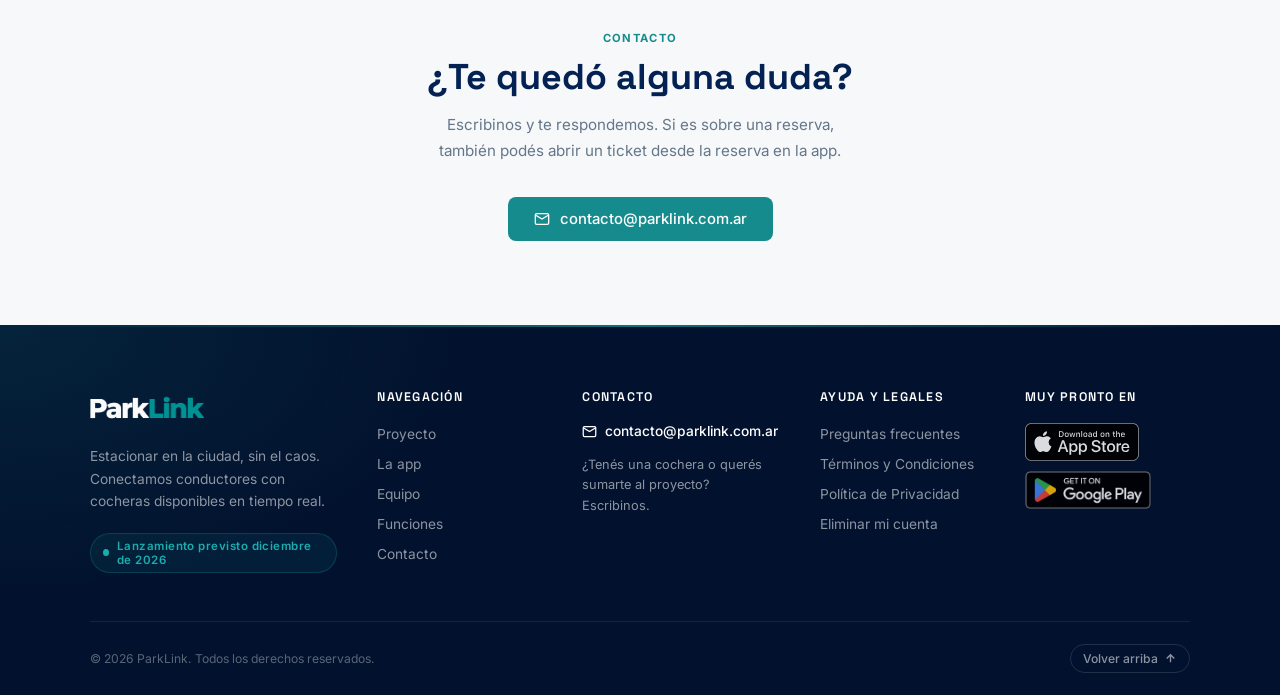
<file: preguntas-frecuentes/index.html>
<!DOCTYPE html>
<html lang="es">
<head>
    <meta charset="UTF-8">
    <meta name="viewport" content="width=device-width, initial-scale=1.0">
    <title>Preguntas frecuentes · ParkLink</title>
    <meta name="description" content="Cómo funciona ParkLink: reservas, pagos, cancelaciones, acceso a la cochera, seguridad y cómo publicar tu cochera.">
    <link rel="icon" type="image/png" href="/favicon.png">
    <link rel="preconnect" href="https://fonts.googleapis.com">
    <link rel="preconnect" href="https://fonts.gstatic.com" crossorigin>
    <link href="https://fonts.googleapis.com/css2?family=Space+Grotesk:wght@400;500;600;700&family=Inter:wght@300;400;500;600&display=swap" rel="stylesheet">
    <link rel="stylesheet" href="/styles.css">
    <link rel="stylesheet" href="faq.css">
    <script type="application/ld+json">{"@context": "https://schema.org", "@type": "FAQPage", "mainEntity": [{"@type": "Question", "name": "¿Qué es ParkLink?", "acceptedAnswer": {"@type": "Answer", "text": "Una app que conecta a quienes necesitan dónde estacionar con personas que tienen una cochera o un lugar libre. El conductor reserva y paga desde la app antes de salir; el propietario gana dinero con un espacio que no estaba usando."}}, {"@type": "Question", "name": "¿Cuánto cuesta usar la app?", "acceptedAnswer": {"@type": "Answer", "text": "Descargarla y crear tu cuenta es gratis. Solo pagás cuando reservás: el precio que ves antes de pagar es el final e incluye la comisión de ParkLink. A los propietarios no se les descuenta nada de lo que cobran: reciben el precio que fijaron."}}, {"@type": "Question", "name": "¿En qué ciudades funciona?", "acceptedAnswer": {"@type": "Answer", "text": "En cualquier lugar de la Argentina. Buscás por dirección o por tu ubicación y ves las cocheras publicadas en esa zona. La cantidad de cocheras depende de cuántos propietarios se sumen en cada lugar."}}, {"@type": "Question", "name": "¿Ya está disponible?", "acceptedAnswer": {"@type": "Answer", "text": "La app está en fase de pruebas y el lanzamiento está previsto para diciembre de 2026. Si querés enterarte antes, escribinos a contacto@parklink.com.ar ."}}, {"@type": "Question", "name": "¿Necesito una cuenta para cada cosa: buscar y ofrecer mi cochera?", "acceptedAnswer": {"@type": "Answer", "text": "No. Con una sola cuenta podés usar la app como conductor y como propietario, y cambiar de modo cuando quieras desde Perfil → Modo."}}, {"@type": "Question", "name": "¿Qué necesito para registrarme?", "acceptedAnswer": {"@type": "Answer", "text": "Ser mayor de 18 años, un correo y un teléfono (los verificamos con un código), tu DNI y tu fecha de nacimiento. Al registrarte aceptás los Términos y Condiciones y la Política de Privacidad ."}}, {"@type": "Question", "name": "¿Por qué me piden el DNI?", "acceptedAnswer": {"@type": "Answer", "text": "Para que cada cuenta corresponda a una persona real y una misma persona no tenga varias cuentas. Ayuda a la confianza entre conductores y propietarios. Tu DNI no se muestra a otros usuarios."}}, {"@type": "Question", "name": "Me olvidé la contraseña, ¿qué hago?", "acceptedAnswer": {"@type": "Answer", "text": "En la pantalla de inicio de sesión tocá «Olvidé mi contraseña» y seguí los pasos: te mandamos un código al correo."}}, {"@type": "Question", "name": "¿Puedo cambiar mi correo o mi teléfono?", "acceptedAnswer": {"@type": "Answer", "text": "Sí, desde Perfil → Editar perfil. El dato nuevo se confirma con un código que te enviamos ahí."}}, {"@type": "Question", "name": "¿Cómo elimino mi cuenta?", "acceptedAnswer": {"@type": "Answer", "text": "Desde Perfil → Editar perfil → Eliminar cuenta. Tenés 7 días para arrepentirte iniciando sesión; después tus datos personales se borran o se anonimizan. Si tenías reservas futuras, se cancelan con reembolso. Más detalles en la Política de Privacidad ."}}, {"@type": "Question", "name": "¿Cómo reservo?", "acceptedAnswer": {"@type": "Answer", "text": "Buscá por dirección o en el mapa, elegí una cochera, el día y el horario (o las fechas, si es una estadía), y pagá con Mercado Pago. La app te propone sola el primer horario libre."}}, {"@type": "Question", "name": "¿Cómo encuentro la cochera que necesito?", "acceptedAnswer": {"@type": "Answer", "text": "Tocá «Filtros» en el buscador. Podés filtrar por tipo de reserva (por hora o estadía), por cuándo la necesitás (libre ahora, un día y horario, o las fechas de tu estadía), por tu vehículo, por precio, por calificación, si es techada y por distancia. Si elegís tu vehículo, los precios que ves son los de ese vehículo. También podés ordenar los resultados por distancia, precio o calificación."}}, {"@type": "Question", "name": "¿Qué diferencia hay entre reservar por hora y por estadía?", "acceptedAnswer": {"@type": "Answer", "text": "Por hora es para unas horas: elegís inicio y fin, incluso cruzando la medianoche o abarcando varios días. Por estadía es para dejar el auto días, semanas o meses: se cobra por día, semana o mes y entrás y salís a la misma hora. Cada cochera muestra cuál de las dos ofrece."}}, {"@type": "Question", "name": "¿Cuándo queda confirmada mi reserva?", "acceptedAnswer": {"@type": "Answer", "text": "Después de pagar, el propietario tiene que aceptarla. Te avisamos apenas lo hace. Si la rechaza o no responde dentro de las 24 horas, la reserva se cancela y te devolvemos el total."}}, {"@type": "Question", "name": "¿Para qué sirve el código de llegada?", "acceptedAnswer": {"@type": "Answer", "text": "Cuando la reserva queda confirmada, la app te muestra un código de 4 números. Al llegar se lo decís al propietario y él lo carga en su app: así queda registrado que llegaste. Se puede cargar desde 30 minutos antes del inicio."}}, {"@type": "Question", "name": "¿Cómo encuentro la cochera y cómo entro?", "acceptedAnswer": {"@type": "Answer", "text": "Desde tu reserva tenés «Cómo llegar», que abre el mapa con la dirección. Una vez aceptada la reserva, también ves «Cómo entrar»: las instrucciones que dejó el propietario (portón, piso, número de lugar, a quién avisar)."}}, {"@type": "Question", "name": "¿Tengo que indicar con qué vehículo voy?", "acceptedAnswer": {"@type": "Answer", "text": "Depende de la cochera. Algunas lo piden, y algunas cobran distinto según el tipo de vehículo (auto, SUV, camioneta, moto o bici). Cargás tus vehículos una vez en tu perfil y los elegís al reservar; el propietario ve la patente para reconocerte."}}, {"@type": "Question", "name": "Me demoro: ¿puedo quedarme más tiempo?", "acceptedAnswer": {"@type": "Answer", "text": "Sí, si la cochera sigue libre. Desde tu reserva tocá «Extender reserva», elegí hasta qué hora y pagás solo las horas que agregás. Si alguien más reservó a continuación, la app te muestra hasta cuándo se puede extender."}}, {"@type": "Question", "name": "¿Puedo reservar a último momento?", "acceptedAnswer": {"@type": "Answer", "text": "Sí, siempre que la cochera tenga lugar libre en ese horario. Igual tiene que aceptarla el propietario."}}, {"@type": "Question", "name": "¿Puedo reservar el mismo lugar todos los días?", "acceptedAnswer": {"@type": "Answer", "text": "Para varios días seguidos usá una estadía (por días, semanas o meses). Las reservas que se repiten solo algunos días u horarios (por ejemplo, de lunes a viernes de 9 a 18) todavía no están disponibles: por ahora se reservan una por una."}}, {"@type": "Question", "name": "¿Puedo volver a reservar una cochera que ya usé?", "acceptedAnswer": {"@type": "Answer", "text": "Sí. En una reserva terminada tocá «Volver a reservar»: se abre la cochera con la misma duración y el mismo vehículo."}}, {"@type": "Question", "name": "¿Cómo pago?", "acceptedAnswer": {"@type": "Answer", "text": "Con Mercado Pago, con los medios que ofrece (tarjeta de crédito o débito, dinero en cuenta, etc.). ParkLink no guarda los datos de tu tarjeta."}}, {"@type": "Question", "name": "¿Cuándo se cobra?", "acceptedAnswer": {"@type": "Answer", "text": "Al reservar. Si el propietario rechaza la reserva o no responde a tiempo, te devolvemos el total."}}, {"@type": "Question", "name": "¿Puedo cancelar? ¿Me devuelven la plata?", "acceptedAnswer": {"@type": "Answer", "text": "Hasta 1 hora antes del inicio: te devolvemos el total. En la última hora antes del inicio: te devolvemos la mitad. Una vez que empezó no se puede cancelar. Si el propietario todavía no la aceptó, podés cancelarla antes del inicio y te devolvemos el total. Si el propietario cancela o rechaza, te devolvemos el total."}}, {"@type": "Question", "name": "¿Cuánto tarda en llegar un reembolso?", "acceptedAnswer": {"@type": "Answer", "text": "Lo hacemos al mismo medio de pago a través de Mercado Pago. El tiempo de acreditación depende de Mercado Pago y de tu medio (con tarjeta puede verse en el resumen siguiente). Desde la reserva ves en qué estado está."}}, {"@type": "Question", "name": "¿Me dan comprobante?", "acceptedAnswer": {"@type": "Answer", "text": "Sí. Desde la reserva, en la sección Pago, tocá «Descargar comprobante» y te genera un PDF. Es un resumen de tu reserva y tu pago, no una factura."}}, {"@type": "Question", "name": "Llegué y la cochera estaba ocupada, ¿qué hago?", "acceptedAnswer": {"@type": "Answer", "text": "Desde tu reserva tocá «Reportar un problema» → «La cochera estaba ocupada». Lo revisa el equipo de ParkLink y, si corresponde, te devolvemos el dinero. También podés escribirle al propietario por el chat de la reserva."}}, {"@type": "Question", "name": "¿Cómo evitan que una reserva se pise con la anterior?", "acceptedAnswer": {"@type": "Answer", "text": "Entre una reserva y la siguiente de una misma cochera siempre quedan al menos 15 minutos libres, para que un atraso corto no afecte al próximo. Además, el propietario acepta cada reserva y elige qué días y horarios ofrece."}}, {"@type": "Question", "name": "Soy propietario y el conductor no vino o se pasó del horario", "acceptedAnswer": {"@type": "Answer", "text": "Desde la reserva tocá «Reportar un problema» y elegí lo que pasó. Si el conductor no llegó, sin el código de llegada ParkLink revisa la reserva antes de pagártela. Por ahora el tiempo extra no se cobra automáticamente: lo resolvemos caso por caso."}}, {"@type": "Question", "name": "¿Cómo contacto a la otra persona?", "acceptedAnswer": {"@type": "Answer", "text": "Por el chat de la reserva, que se habilita una vez pagada. No hace falta compartir teléfonos."}}, {"@type": "Question", "name": "¿Cómo contacto a ParkLink?", "acceptedAnswer": {"@type": "Answer", "text": "Desde la reserva, en «Ayuda», abrís un ticket y te respondemos ahí. Para cualquier otra consulta, escribinos a contacto@parklink.com.ar ."}}, {"@type": "Question", "name": "¿Cómo denuncio a alguien o algo?", "acceptedAnswer": {"@type": "Answer", "text": "Con «Denunciar» en la cochera, en el perfil de la persona o en una reseña, o con «Reportar un problema» en una reserva. La otra persona no sabe quién la denunció. ParkLink revisa cada caso y puede suspender cocheras o cuentas."}}, {"@type": "Question", "name": "¿Es seguro dejar mi auto en una cochera particular?", "acceptedAnswer": {"@type": "Answer", "text": "Cada cochera se revisa antes de aparecer en la app; podemos pedir documentación y rechazarla. Conductores y propietarios se califican después de cada reserva, y las denuncias pueden terminar en la suspensión de la cochera o de la cuenta. Igual, ParkLink no es un estacionamiento ni el depositario del vehículo: el uso de la cochera es un acuerdo entre las partes (ver los Términos )."}}, {"@type": "Question", "name": "¿Tienen seguro para los autos?", "acceptedAnswer": {"@type": "Answer", "text": "Hoy ParkLink no ofrece un seguro propio. Te recomendamos revisar qué cubre tu póliza mientras el auto está estacionado. Ante un problema, reportalo desde la reserva y lo vemos con las dos partes."}}, {"@type": "Question", "name": "¿Cómo sé si puedo confiar en el otro usuario?", "acceptedAnswer": {"@type": "Answer", "text": "Cada perfil muestra sus calificaciones y reseñas como conductor y como propietario. Todas las cuentas verifican su correo y su teléfono, y cargan su DNI."}}, {"@type": "Question", "name": "¿Qué ven los demás de mí?", "acceptedAnswer": {"@type": "Answer", "text": "Tu nombre, tu foto y tus reseñas. En una reserva, el propietario ve además tu vehículo y su patente. Tu DNI, correo y teléfono no se muestran. Detalles en la Política de Privacidad ."}}, {"@type": "Question", "name": "¿Cómo publico mi cochera?", "acceptedAnswer": {"@type": "Answer", "text": "Pasá a modo propietario (Perfil → Modo), tocá «Publicar cochera» y cargá la dirección, fotos, qué vehículos entran, horarios y precios. La revisamos antes de que aparezca en las búsquedas y te avisamos cuando está publicada."}}, {"@type": "Question", "name": "¿Qué necesito para publicarla?", "acceptedAnswer": {"@type": "Answer", "text": "Tener derecho a ofrecerla (ser dueño, inquilino autorizado o tener permiso) y que alquilarla no vaya contra ninguna norma, contrato ni el reglamento de tu edificio. En muchos consorcios no está permitido el uso de cocheras por personas ajenas: consultalo antes de publicar."}}, {"@type": "Question", "name": "¿Cuánto cobro? ¿ParkLink me descuenta algo?", "acceptedAnswer": {"@type": "Answer", "text": "Vos fijás el precio por hora y, si querés, por día, semana y mes (también podés cobrar distinto según el vehículo). Recibís ese precio completo: publicar es gratis y ParkLink no te descuenta nada. Su comisión se suma aparte, en lo que paga el conductor."}}, {"@type": "Question", "name": "¿Cuándo y cómo me pagan?", "acceptedAnswer": {"@type": "Answer", "text": "Cargás tu CBU o CVU en Perfil → Datos de cobro. Lo de cada reserva terminada queda disponible para liquidarse pasadas 24 horas y ParkLink te lo transfiere a esa cuenta. Ves cada liquidación en Perfil → Mis liquidaciones y te avisamos cada vez que transferimos."}}, {"@type": "Question", "name": "¿Elijo yo quién usa mi cochera?", "acceptedAnswer": {"@type": "Answer", "text": "Sí. Cada reserva te llega como solicitud y tenés 24 horas para aceptarla o rechazarla. Antes de decidir ves el perfil y las calificaciones del conductor, y su vehículo."}}, {"@type": "Question", "name": "¿Puedo elegir días y horarios?", "acceptedAnswer": {"@type": "Answer", "text": "Sí. Configurás el horario de cada día de la semana y podés cerrar días puntuales (vacaciones, días que la usás) desde «Fechas bloqueadas». También podés pausar la cochera cuando quieras."}}, {"@type": "Question", "name": "¿Tengo que estar para abrirle al conductor?", "acceptedAnswer": {"@type": "Answer", "text": "El conductor necesita poder entrar, y al llegar te dice su código de llegada para que lo cargues en la app. En «Cómo entrar» explicás el acceso (portón, encargado, a quién avisar); solo lo ve el conductor de una reserva que aceptaste. Si no vas a estar, coordiná que alguien lo reciba."}}, {"@type": "Question", "name": "Tengo lugar para varios autos, ¿puedo publicarlos juntos?", "acceptedAnswer": {"@type": "Answer", "text": "Sí. Al publicar indicás cuántos lugares tiene: se pueden reservar tantos a la vez como lugares haya."}}, {"@type": "Question", "name": "¿Puedo cancelar una reserva que ya acepté?", "acceptedAnswer": {"@type": "Answer", "text": "Sí, antes de que empiece, explicando el motivo. El conductor recibe el reembolso total. Cancelar reservas aceptadas queda registrado y, si se repite, puede llevar a la suspensión de la cochera."}}, {"@type": "Question", "name": "¿Tengo que pagar impuestos por lo que cobro?", "acceptedAnswer": {"@type": "Answer", "text": "Los ingresos que obtenés por alquilar tu cochera son tuyos, y cumplir con tus obligaciones impositivas te corresponde a vos. Si tenés dudas, consultalo con un contador."}}]}</script>
</head>
<body>

<nav>
    <a href="/index.html" class="nav-brand">
        <img src="/assets/logos/logo-letras.png" alt="ParkLink" class="brand-logo">
    </a>
    <ul class="nav-links">
        <li><a href="/index.html#sobre">Proyecto</a></li>
        <li><a href="/index.html#capturas">La app</a></li>
        <li><a href="/index.html#equipo">Equipo</a></li>
        <li><a href="/index.html#funciones">Funciones</a></li>
        <li><a href="/preguntas-frecuentes/">Preguntas</a></li>
        <li><a href="/index.html#contacto" class="nav-cta">Contacto</a></li>
    </ul>
</nav>

<section class="faq-hero">
    <div class="faq-hero-in">
        <p class="tag">Ayuda</p>
        <h1 class="sh">Preguntas frecuentes</h1>
        <p class="sp">Todo lo que necesitás saber para reservar una cochera o publicar la tuya: cómo funcionan las reservas, los pagos, el acceso y qué hacer si algo sale mal.</p>
        <div class="faq-search">
            <svg width="17" height="17" viewBox="0 0 24 24" fill="none" stroke="currentColor" stroke-width="2"><circle cx="11" cy="11" r="7"/><path d="M20 20l-3.5-3.5"/></svg>
            <input type="search" id="faq-filter" placeholder="Buscá una pregunta (ej.: cancelar, pago, portón)" autocomplete="off" aria-label="Buscar una pregunta">
        </div>
        <div class="faq-chips" role="navigation" aria-label="Temas">
            <a href="#faq-sobre" class="faq-chip"><svg width="14" height="14" viewBox="0 0 24 24" fill="none" stroke="currentColor" stroke-width="2" aria-hidden="true"><circle cx="12" cy="12" r="9"/><line x1="12" y1="11" x2="12" y2="16"/><circle cx="12" cy="8" r="0.6" fill="currentColor"/></svg>Sobre ParkLink</a>
            <a href="#faq-cuenta" class="faq-chip"><svg width="14" height="14" viewBox="0 0 24 24" fill="none" stroke="currentColor" stroke-width="2" aria-hidden="true"><circle cx="12" cy="8" r="4"/><path d="M4 21a8 8 0 0 1 16 0"/></svg>Tu cuenta</a>
            <a href="#faq-reservar" class="faq-chip"><svg width="14" height="14" viewBox="0 0 24 24" fill="none" stroke="currentColor" stroke-width="2" aria-hidden="true"><rect x="3" y="4" width="18" height="18" rx="2"/><line x1="16" y1="2" x2="16" y2="6"/><line x1="8" y1="2" x2="8" y2="6"/><line x1="3" y1="10" x2="21" y2="10"/></svg>Reservar una cochera</a>
            <a href="#faq-pagos" class="faq-chip"><svg width="14" height="14" viewBox="0 0 24 24" fill="none" stroke="currentColor" stroke-width="2" aria-hidden="true"><path d="M20 7H4a2 2 0 0 0-2 2v6a2 2 0 0 0 2 2h16a2 2 0 0 0 2-2V9a2 2 0 0 0-2-2z"/><circle cx="12" cy="12" r="2"/></svg>Pagos, cancelaciones y reembolsos</a>
            <a href="#faq-problemas" class="faq-chip"><svg width="14" height="14" viewBox="0 0 24 24" fill="none" stroke="currentColor" stroke-width="2" aria-hidden="true"><path d="M21 11.5a8.38 8.38 0 0 1-.9 3.8 8.5 8.5 0 0 1-7.6 4.7 8.38 8.38 0 0 1-3.8-.9L3 21l1.9-5.7a8.38 8.38 0 0 1-.9-3.8 8.5 8.5 0 0 1 4.7-7.6 8.38 8.38 0 0 1 3.8-.9h.5a8.48 8.48 0 0 1 8 8v.5z"/></svg>Si algo sale mal</a>
            <a href="#faq-seguridad" class="faq-chip"><svg width="14" height="14" viewBox="0 0 24 24" fill="none" stroke="currentColor" stroke-width="2" aria-hidden="true"><path d="M12 2l8 4v6c0 5-3.5 9-8 10-4.5-1-8-5-8-10V6l8-4z"/><polyline points="9 12 11 14 15 10"/></svg>Seguridad y confianza</a>
            <a href="#faq-propietarios" class="faq-chip"><svg width="14" height="14" viewBox="0 0 24 24" fill="none" stroke="currentColor" stroke-width="2" aria-hidden="true"><path d="M3 9l9-7 9 7v11a2 2 0 0 1-2 2H5a2 2 0 0 1-2-2z"/><polyline points="9,22 9,12 15,12 15,22"/></svg>Para propietarios</a>
        </div>
    </div>
</section>

<section class="faq-body">
    <p class="faq-empty sp" id="faq-empty" hidden>No encontramos preguntas con esas palabras. Escribinos a <a href="mailto:contacto@parklink.com.ar">contacto@parklink.com.ar</a> y te ayudamos.</p>
        <div class="faq-group reveal" id="faq-sobre">
            <div class="func-track-label">
                <span class="func-track-ic"><svg width="15" height="15" viewBox="0 0 24 24" fill="none" stroke="currentColor" stroke-width="2" aria-hidden="true"><circle cx="12" cy="12" r="9"/><line x1="12" y1="11" x2="12" y2="16"/><circle cx="12" cy="8" r="0.6" fill="currentColor"/></svg></span>
                Sobre ParkLink
            </div>
            <div class="faq-list">
                <details class="faq-item">
                    <summary><span>¿Qué es ParkLink?</span><span class="faq-toggle" aria-hidden="true"><svg width="14" height="14" viewBox="0 0 24 24" fill="none" stroke="currentColor" stroke-width="2.5"><line x1="12" y1="5" x2="12" y2="19"/><line x1="5" y1="12" x2="19" y2="12"/></svg></span></summary>
                    <div class="faq-answer"><p>Una app que conecta a quienes necesitan dónde estacionar con personas que tienen una cochera o un lugar libre. El conductor reserva y paga desde la app antes de salir; el propietario gana dinero con un espacio que no estaba usando.</p></div>
                </details>
                <details class="faq-item">
                    <summary><span>¿Cuánto cuesta usar la app?</span><span class="faq-toggle" aria-hidden="true"><svg width="14" height="14" viewBox="0 0 24 24" fill="none" stroke="currentColor" stroke-width="2.5"><line x1="12" y1="5" x2="12" y2="19"/><line x1="5" y1="12" x2="19" y2="12"/></svg></span></summary>
                    <div class="faq-answer"><p>Descargarla y crear tu cuenta es gratis. Solo pagás cuando reservás: el precio que ves antes de pagar es el final e incluye la comisión de ParkLink. A los propietarios no se les descuenta nada de lo que cobran: reciben el precio que fijaron.</p></div>
                </details>
                <details class="faq-item">
                    <summary><span>¿En qué ciudades funciona?</span><span class="faq-toggle" aria-hidden="true"><svg width="14" height="14" viewBox="0 0 24 24" fill="none" stroke="currentColor" stroke-width="2.5"><line x1="12" y1="5" x2="12" y2="19"/><line x1="5" y1="12" x2="19" y2="12"/></svg></span></summary>
                    <div class="faq-answer"><p>En cualquier lugar de la Argentina. Buscás por dirección o por tu ubicación y ves las cocheras publicadas en esa zona. La cantidad de cocheras depende de cuántos propietarios se sumen en cada lugar.</p></div>
                </details>
                <details class="faq-item">
                    <summary><span>¿Ya está disponible?</span><span class="faq-toggle" aria-hidden="true"><svg width="14" height="14" viewBox="0 0 24 24" fill="none" stroke="currentColor" stroke-width="2.5"><line x1="12" y1="5" x2="12" y2="19"/><line x1="5" y1="12" x2="19" y2="12"/></svg></span></summary>
                    <div class="faq-answer"><p>La app está en fase de pruebas y el lanzamiento está previsto para diciembre de 2026. Si querés enterarte antes, escribinos a <a href="mailto:contacto@parklink.com.ar">contacto@parklink.com.ar</a>.</p></div>
                </details>
                <details class="faq-item">
                    <summary><span>¿Necesito una cuenta para cada cosa: buscar y ofrecer mi cochera?</span><span class="faq-toggle" aria-hidden="true"><svg width="14" height="14" viewBox="0 0 24 24" fill="none" stroke="currentColor" stroke-width="2.5"><line x1="12" y1="5" x2="12" y2="19"/><line x1="5" y1="12" x2="19" y2="12"/></svg></span></summary>
                    <div class="faq-answer"><p>No. Con una sola cuenta podés usar la app como conductor y como propietario, y cambiar de modo cuando quieras desde Perfil → Modo.</p></div>
                </details>
            </div>
        </div>

        <div class="faq-group reveal" id="faq-cuenta">
            <div class="func-track-label">
                <span class="func-track-ic"><svg width="15" height="15" viewBox="0 0 24 24" fill="none" stroke="currentColor" stroke-width="2" aria-hidden="true"><circle cx="12" cy="8" r="4"/><path d="M4 21a8 8 0 0 1 16 0"/></svg></span>
                Tu cuenta
            </div>
            <div class="faq-list">
                <details class="faq-item">
                    <summary><span>¿Qué necesito para registrarme?</span><span class="faq-toggle" aria-hidden="true"><svg width="14" height="14" viewBox="0 0 24 24" fill="none" stroke="currentColor" stroke-width="2.5"><line x1="12" y1="5" x2="12" y2="19"/><line x1="5" y1="12" x2="19" y2="12"/></svg></span></summary>
                    <div class="faq-answer"><p>Ser mayor de 18 años, un correo y un teléfono (los verificamos con un código), tu DNI y tu fecha de nacimiento. Al registrarte aceptás los <a href="/terminos/">Términos y Condiciones</a> y la <a href="/privacidad/">Política de Privacidad</a>.</p></div>
                </details>
                <details class="faq-item">
                    <summary><span>¿Por qué me piden el DNI?</span><span class="faq-toggle" aria-hidden="true"><svg width="14" height="14" viewBox="0 0 24 24" fill="none" stroke="currentColor" stroke-width="2.5"><line x1="12" y1="5" x2="12" y2="19"/><line x1="5" y1="12" x2="19" y2="12"/></svg></span></summary>
                    <div class="faq-answer"><p>Para que cada cuenta corresponda a una persona real y una misma persona no tenga varias cuentas. Ayuda a la confianza entre conductores y propietarios. Tu DNI no se muestra a otros usuarios.</p></div>
                </details>
                <details class="faq-item">
                    <summary><span>Me olvidé la contraseña, ¿qué hago?</span><span class="faq-toggle" aria-hidden="true"><svg width="14" height="14" viewBox="0 0 24 24" fill="none" stroke="currentColor" stroke-width="2.5"><line x1="12" y1="5" x2="12" y2="19"/><line x1="5" y1="12" x2="19" y2="12"/></svg></span></summary>
                    <div class="faq-answer"><p>En la pantalla de inicio de sesión tocá «Olvidé mi contraseña» y seguí los pasos: te mandamos un código al correo.</p></div>
                </details>
                <details class="faq-item">
                    <summary><span>¿Puedo cambiar mi correo o mi teléfono?</span><span class="faq-toggle" aria-hidden="true"><svg width="14" height="14" viewBox="0 0 24 24" fill="none" stroke="currentColor" stroke-width="2.5"><line x1="12" y1="5" x2="12" y2="19"/><line x1="5" y1="12" x2="19" y2="12"/></svg></span></summary>
                    <div class="faq-answer"><p>Sí, desde Perfil → Editar perfil. El dato nuevo se confirma con un código que te enviamos ahí.</p></div>
                </details>
                <details class="faq-item">
                    <summary><span>¿Cómo elimino mi cuenta?</span><span class="faq-toggle" aria-hidden="true"><svg width="14" height="14" viewBox="0 0 24 24" fill="none" stroke="currentColor" stroke-width="2.5"><line x1="12" y1="5" x2="12" y2="19"/><line x1="5" y1="12" x2="19" y2="12"/></svg></span></summary>
                    <div class="faq-answer"><p>Desde Perfil → Editar perfil → Eliminar cuenta. Tenés 7 días para arrepentirte iniciando sesión; después tus datos personales se borran o se anonimizan. Si tenías reservas futuras, se cancelan con reembolso. Más detalles en la <a href="/privacidad/#eliminacion">Política de Privacidad</a>.</p></div>
                </details>
            </div>
        </div>

        <div class="faq-group reveal" id="faq-reservar">
            <div class="func-track-label">
                <span class="func-track-ic"><svg width="15" height="15" viewBox="0 0 24 24" fill="none" stroke="currentColor" stroke-width="2" aria-hidden="true"><rect x="3" y="4" width="18" height="18" rx="2"/><line x1="16" y1="2" x2="16" y2="6"/><line x1="8" y1="2" x2="8" y2="6"/><line x1="3" y1="10" x2="21" y2="10"/></svg></span>
                Reservar una cochera
            </div>
            <div class="faq-list">
                <details class="faq-item">
                    <summary><span>¿Cómo reservo?</span><span class="faq-toggle" aria-hidden="true"><svg width="14" height="14" viewBox="0 0 24 24" fill="none" stroke="currentColor" stroke-width="2.5"><line x1="12" y1="5" x2="12" y2="19"/><line x1="5" y1="12" x2="19" y2="12"/></svg></span></summary>
                    <div class="faq-answer"><p>Buscá por dirección o en el mapa, elegí una cochera, el día y el horario (o las fechas, si es una estadía), y pagá con Mercado Pago. La app te propone sola el primer horario libre.</p></div>
                </details>
                <details class="faq-item">
                    <summary><span>¿Cómo encuentro la cochera que necesito?</span><span class="faq-toggle" aria-hidden="true"><svg width="14" height="14" viewBox="0 0 24 24" fill="none" stroke="currentColor" stroke-width="2.5"><line x1="12" y1="5" x2="12" y2="19"/><line x1="5" y1="12" x2="19" y2="12"/></svg></span></summary>
                    <div class="faq-answer"><p>Tocá «Filtros» en el buscador. Podés filtrar por tipo de reserva (por hora o estadía), por cuándo la necesitás (libre ahora, un día y horario, o las fechas de tu estadía), por tu vehículo, por precio, por calificación, si es techada y por distancia. Si elegís tu vehículo, los precios que ves son los de ese vehículo. También podés ordenar los resultados por distancia, precio o calificación.</p></div>
                </details>
                <details class="faq-item">
                    <summary><span>¿Qué diferencia hay entre reservar por hora y por estadía?</span><span class="faq-toggle" aria-hidden="true"><svg width="14" height="14" viewBox="0 0 24 24" fill="none" stroke="currentColor" stroke-width="2.5"><line x1="12" y1="5" x2="12" y2="19"/><line x1="5" y1="12" x2="19" y2="12"/></svg></span></summary>
                    <div class="faq-answer"><p><strong>Por hora</strong> es para unas horas: elegís inicio y fin, incluso cruzando la medianoche o abarcando varios días. <strong>Por estadía</strong> es para dejar el auto días, semanas o meses: se cobra por día, semana o mes y entrás y salís a la misma hora. Cada cochera muestra cuál de las dos ofrece.</p></div>
                </details>
                <details class="faq-item">
                    <summary><span>¿Cuándo queda confirmada mi reserva?</span><span class="faq-toggle" aria-hidden="true"><svg width="14" height="14" viewBox="0 0 24 24" fill="none" stroke="currentColor" stroke-width="2.5"><line x1="12" y1="5" x2="12" y2="19"/><line x1="5" y1="12" x2="19" y2="12"/></svg></span></summary>
                    <div class="faq-answer"><p>Después de pagar, el propietario tiene que aceptarla. Te avisamos apenas lo hace. Si la rechaza o no responde dentro de las 24 horas, la reserva se cancela y te devolvemos el total.</p></div>
                </details>
                <details class="faq-item">
                    <summary><span>¿Para qué sirve el código de llegada?</span><span class="faq-toggle" aria-hidden="true"><svg width="14" height="14" viewBox="0 0 24 24" fill="none" stroke="currentColor" stroke-width="2.5"><line x1="12" y1="5" x2="12" y2="19"/><line x1="5" y1="12" x2="19" y2="12"/></svg></span></summary>
                    <div class="faq-answer"><p>Cuando la reserva queda confirmada, la app te muestra un código de 4 números. Al llegar se lo decís al propietario y él lo carga en su app: así queda registrado que llegaste. Se puede cargar desde 30 minutos antes del inicio.</p></div>
                </details>
                <details class="faq-item">
                    <summary><span>¿Cómo encuentro la cochera y cómo entro?</span><span class="faq-toggle" aria-hidden="true"><svg width="14" height="14" viewBox="0 0 24 24" fill="none" stroke="currentColor" stroke-width="2.5"><line x1="12" y1="5" x2="12" y2="19"/><line x1="5" y1="12" x2="19" y2="12"/></svg></span></summary>
                    <div class="faq-answer"><p>Desde tu reserva tenés «Cómo llegar», que abre el mapa con la dirección. Una vez aceptada la reserva, también ves «Cómo entrar»: las instrucciones que dejó el propietario (portón, piso, número de lugar, a quién avisar).</p></div>
                </details>
                <details class="faq-item">
                    <summary><span>¿Tengo que indicar con qué vehículo voy?</span><span class="faq-toggle" aria-hidden="true"><svg width="14" height="14" viewBox="0 0 24 24" fill="none" stroke="currentColor" stroke-width="2.5"><line x1="12" y1="5" x2="12" y2="19"/><line x1="5" y1="12" x2="19" y2="12"/></svg></span></summary>
                    <div class="faq-answer"><p>Depende de la cochera. Algunas lo piden, y algunas cobran distinto según el tipo de vehículo (auto, SUV, camioneta, moto o bici). Cargás tus vehículos una vez en tu perfil y los elegís al reservar; el propietario ve la patente para reconocerte.</p></div>
                </details>
                <details class="faq-item">
                    <summary><span>Me demoro: ¿puedo quedarme más tiempo?</span><span class="faq-toggle" aria-hidden="true"><svg width="14" height="14" viewBox="0 0 24 24" fill="none" stroke="currentColor" stroke-width="2.5"><line x1="12" y1="5" x2="12" y2="19"/><line x1="5" y1="12" x2="19" y2="12"/></svg></span></summary>
                    <div class="faq-answer"><p>Sí, si la cochera sigue libre. Desde tu reserva tocá «Extender reserva», elegí hasta qué hora y pagás solo las horas que agregás. Si alguien más reservó a continuación, la app te muestra hasta cuándo se puede extender.</p></div>
                </details>
                <details class="faq-item">
                    <summary><span>¿Puedo reservar a último momento?</span><span class="faq-toggle" aria-hidden="true"><svg width="14" height="14" viewBox="0 0 24 24" fill="none" stroke="currentColor" stroke-width="2.5"><line x1="12" y1="5" x2="12" y2="19"/><line x1="5" y1="12" x2="19" y2="12"/></svg></span></summary>
                    <div class="faq-answer"><p>Sí, siempre que la cochera tenga lugar libre en ese horario. Igual tiene que aceptarla el propietario.</p></div>
                </details>
                <details class="faq-item">
                    <summary><span>¿Puedo reservar el mismo lugar todos los días?</span><span class="faq-toggle" aria-hidden="true"><svg width="14" height="14" viewBox="0 0 24 24" fill="none" stroke="currentColor" stroke-width="2.5"><line x1="12" y1="5" x2="12" y2="19"/><line x1="5" y1="12" x2="19" y2="12"/></svg></span></summary>
                    <div class="faq-answer"><p>Para varios días seguidos usá una estadía (por días, semanas o meses). Las reservas que se repiten solo algunos días u horarios (por ejemplo, de lunes a viernes de 9 a 18) todavía no están disponibles: por ahora se reservan una por una.</p></div>
                </details>
                <details class="faq-item">
                    <summary><span>¿Puedo volver a reservar una cochera que ya usé?</span><span class="faq-toggle" aria-hidden="true"><svg width="14" height="14" viewBox="0 0 24 24" fill="none" stroke="currentColor" stroke-width="2.5"><line x1="12" y1="5" x2="12" y2="19"/><line x1="5" y1="12" x2="19" y2="12"/></svg></span></summary>
                    <div class="faq-answer"><p>Sí. En una reserva terminada tocá «Volver a reservar»: se abre la cochera con la misma duración y el mismo vehículo.</p></div>
                </details>
            </div>
        </div>

        <div class="faq-group reveal" id="faq-pagos">
            <div class="func-track-label">
                <span class="func-track-ic"><svg width="15" height="15" viewBox="0 0 24 24" fill="none" stroke="currentColor" stroke-width="2" aria-hidden="true"><path d="M20 7H4a2 2 0 0 0-2 2v6a2 2 0 0 0 2 2h16a2 2 0 0 0 2-2V9a2 2 0 0 0-2-2z"/><circle cx="12" cy="12" r="2"/></svg></span>
                Pagos, cancelaciones y reembolsos
            </div>
            <div class="faq-list">
                <details class="faq-item">
                    <summary><span>¿Cómo pago?</span><span class="faq-toggle" aria-hidden="true"><svg width="14" height="14" viewBox="0 0 24 24" fill="none" stroke="currentColor" stroke-width="2.5"><line x1="12" y1="5" x2="12" y2="19"/><line x1="5" y1="12" x2="19" y2="12"/></svg></span></summary>
                    <div class="faq-answer"><p>Con Mercado Pago, con los medios que ofrece (tarjeta de crédito o débito, dinero en cuenta, etc.). ParkLink no guarda los datos de tu tarjeta.</p></div>
                </details>
                <details class="faq-item">
                    <summary><span>¿Cuándo se cobra?</span><span class="faq-toggle" aria-hidden="true"><svg width="14" height="14" viewBox="0 0 24 24" fill="none" stroke="currentColor" stroke-width="2.5"><line x1="12" y1="5" x2="12" y2="19"/><line x1="5" y1="12" x2="19" y2="12"/></svg></span></summary>
                    <div class="faq-answer"><p>Al reservar. Si el propietario rechaza la reserva o no responde a tiempo, te devolvemos el total.</p></div>
                </details>
                <details class="faq-item">
                    <summary><span>¿Puedo cancelar? ¿Me devuelven la plata?</span><span class="faq-toggle" aria-hidden="true"><svg width="14" height="14" viewBox="0 0 24 24" fill="none" stroke="currentColor" stroke-width="2.5"><line x1="12" y1="5" x2="12" y2="19"/><line x1="5" y1="12" x2="19" y2="12"/></svg></span></summary>
                    <div class="faq-answer"><ul><li><strong>Hasta 1 hora antes del inicio:</strong> te devolvemos el total.</li><li><strong>En la última hora antes del inicio:</strong> te devolvemos la mitad.</li><li><strong>Una vez que empezó</strong> no se puede cancelar.</li><li>Si el propietario todavía no la aceptó, podés cancelarla antes del inicio y te devolvemos el total.</li><li>Si el propietario cancela o rechaza, te devolvemos el total.</li></ul></div>
                </details>
                <details class="faq-item">
                    <summary><span>¿Cuánto tarda en llegar un reembolso?</span><span class="faq-toggle" aria-hidden="true"><svg width="14" height="14" viewBox="0 0 24 24" fill="none" stroke="currentColor" stroke-width="2.5"><line x1="12" y1="5" x2="12" y2="19"/><line x1="5" y1="12" x2="19" y2="12"/></svg></span></summary>
                    <div class="faq-answer"><p>Lo hacemos al mismo medio de pago a través de Mercado Pago. El tiempo de acreditación depende de Mercado Pago y de tu medio (con tarjeta puede verse en el resumen siguiente). Desde la reserva ves en qué estado está.</p></div>
                </details>
                <details class="faq-item">
                    <summary><span>¿Me dan comprobante?</span><span class="faq-toggle" aria-hidden="true"><svg width="14" height="14" viewBox="0 0 24 24" fill="none" stroke="currentColor" stroke-width="2.5"><line x1="12" y1="5" x2="12" y2="19"/><line x1="5" y1="12" x2="19" y2="12"/></svg></span></summary>
                    <div class="faq-answer"><p>Sí. Desde la reserva, en la sección Pago, tocá «Descargar comprobante» y te genera un PDF. Es un resumen de tu reserva y tu pago, no una factura.</p></div>
                </details>
            </div>
        </div>

        <div class="faq-group reveal" id="faq-problemas">
            <div class="func-track-label">
                <span class="func-track-ic"><svg width="15" height="15" viewBox="0 0 24 24" fill="none" stroke="currentColor" stroke-width="2" aria-hidden="true"><path d="M21 11.5a8.38 8.38 0 0 1-.9 3.8 8.5 8.5 0 0 1-7.6 4.7 8.38 8.38 0 0 1-3.8-.9L3 21l1.9-5.7a8.38 8.38 0 0 1-.9-3.8 8.5 8.5 0 0 1 4.7-7.6 8.38 8.38 0 0 1 3.8-.9h.5a8.48 8.48 0 0 1 8 8v.5z"/></svg></span>
                Si algo sale mal
            </div>
            <div class="faq-list">
                <details class="faq-item">
                    <summary><span>Llegué y la cochera estaba ocupada, ¿qué hago?</span><span class="faq-toggle" aria-hidden="true"><svg width="14" height="14" viewBox="0 0 24 24" fill="none" stroke="currentColor" stroke-width="2.5"><line x1="12" y1="5" x2="12" y2="19"/><line x1="5" y1="12" x2="19" y2="12"/></svg></span></summary>
                    <div class="faq-answer"><p>Desde tu reserva tocá «Reportar un problema» → «La cochera estaba ocupada». Lo revisa el equipo de ParkLink y, si corresponde, te devolvemos el dinero. También podés escribirle al propietario por el chat de la reserva.</p></div>
                </details>
                <details class="faq-item">
                    <summary><span>¿Cómo evitan que una reserva se pise con la anterior?</span><span class="faq-toggle" aria-hidden="true"><svg width="14" height="14" viewBox="0 0 24 24" fill="none" stroke="currentColor" stroke-width="2.5"><line x1="12" y1="5" x2="12" y2="19"/><line x1="5" y1="12" x2="19" y2="12"/></svg></span></summary>
                    <div class="faq-answer"><p>Entre una reserva y la siguiente de una misma cochera siempre quedan al menos 15 minutos libres, para que un atraso corto no afecte al próximo. Además, el propietario acepta cada reserva y elige qué días y horarios ofrece.</p></div>
                </details>
                <details class="faq-item">
                    <summary><span>Soy propietario y el conductor no vino o se pasó del horario</span><span class="faq-toggle" aria-hidden="true"><svg width="14" height="14" viewBox="0 0 24 24" fill="none" stroke="currentColor" stroke-width="2.5"><line x1="12" y1="5" x2="12" y2="19"/><line x1="5" y1="12" x2="19" y2="12"/></svg></span></summary>
                    <div class="faq-answer"><p>Desde la reserva tocá «Reportar un problema» y elegí lo que pasó. Si el conductor no llegó, sin el código de llegada ParkLink revisa la reserva antes de pagártela. Por ahora el tiempo extra no se cobra automáticamente: lo resolvemos caso por caso.</p></div>
                </details>
                <details class="faq-item">
                    <summary><span>¿Cómo contacto a la otra persona?</span><span class="faq-toggle" aria-hidden="true"><svg width="14" height="14" viewBox="0 0 24 24" fill="none" stroke="currentColor" stroke-width="2.5"><line x1="12" y1="5" x2="12" y2="19"/><line x1="5" y1="12" x2="19" y2="12"/></svg></span></summary>
                    <div class="faq-answer"><p>Por el chat de la reserva, que se habilita una vez pagada. No hace falta compartir teléfonos.</p></div>
                </details>
                <details class="faq-item">
                    <summary><span>¿Cómo contacto a ParkLink?</span><span class="faq-toggle" aria-hidden="true"><svg width="14" height="14" viewBox="0 0 24 24" fill="none" stroke="currentColor" stroke-width="2.5"><line x1="12" y1="5" x2="12" y2="19"/><line x1="5" y1="12" x2="19" y2="12"/></svg></span></summary>
                    <div class="faq-answer"><p>Desde la reserva, en «Ayuda», abrís un ticket y te respondemos ahí. Para cualquier otra consulta, escribinos a <a href="mailto:contacto@parklink.com.ar">contacto@parklink.com.ar</a>.</p></div>
                </details>
                <details class="faq-item">
                    <summary><span>¿Cómo denuncio a alguien o algo?</span><span class="faq-toggle" aria-hidden="true"><svg width="14" height="14" viewBox="0 0 24 24" fill="none" stroke="currentColor" stroke-width="2.5"><line x1="12" y1="5" x2="12" y2="19"/><line x1="5" y1="12" x2="19" y2="12"/></svg></span></summary>
                    <div class="faq-answer"><p>Con «Denunciar» en la cochera, en el perfil de la persona o en una reseña, o con «Reportar un problema» en una reserva. La otra persona no sabe quién la denunció. ParkLink revisa cada caso y puede suspender cocheras o cuentas.</p></div>
                </details>
            </div>
        </div>

        <div class="faq-group reveal" id="faq-seguridad">
            <div class="func-track-label">
                <span class="func-track-ic"><svg width="15" height="15" viewBox="0 0 24 24" fill="none" stroke="currentColor" stroke-width="2" aria-hidden="true"><path d="M12 2l8 4v6c0 5-3.5 9-8 10-4.5-1-8-5-8-10V6l8-4z"/><polyline points="9 12 11 14 15 10"/></svg></span>
                Seguridad y confianza
            </div>
            <div class="faq-list">
                <details class="faq-item">
                    <summary><span>¿Es seguro dejar mi auto en una cochera particular?</span><span class="faq-toggle" aria-hidden="true"><svg width="14" height="14" viewBox="0 0 24 24" fill="none" stroke="currentColor" stroke-width="2.5"><line x1="12" y1="5" x2="12" y2="19"/><line x1="5" y1="12" x2="19" y2="12"/></svg></span></summary>
                    <div class="faq-answer"><p>Cada cochera se revisa antes de aparecer en la app; podemos pedir documentación y rechazarla. Conductores y propietarios se califican después de cada reserva, y las denuncias pueden terminar en la suspensión de la cochera o de la cuenta. Igual, ParkLink no es un estacionamiento ni el depositario del vehículo: el uso de la cochera es un acuerdo entre las partes (ver los <a href="/terminos/#responsabilidad">Términos</a>).</p></div>
                </details>
                <details class="faq-item">
                    <summary><span>¿Tienen seguro para los autos?</span><span class="faq-toggle" aria-hidden="true"><svg width="14" height="14" viewBox="0 0 24 24" fill="none" stroke="currentColor" stroke-width="2.5"><line x1="12" y1="5" x2="12" y2="19"/><line x1="5" y1="12" x2="19" y2="12"/></svg></span></summary>
                    <div class="faq-answer"><p>Hoy ParkLink no ofrece un seguro propio. Te recomendamos revisar qué cubre tu póliza mientras el auto está estacionado. Ante un problema, reportalo desde la reserva y lo vemos con las dos partes.</p></div>
                </details>
                <details class="faq-item">
                    <summary><span>¿Cómo sé si puedo confiar en el otro usuario?</span><span class="faq-toggle" aria-hidden="true"><svg width="14" height="14" viewBox="0 0 24 24" fill="none" stroke="currentColor" stroke-width="2.5"><line x1="12" y1="5" x2="12" y2="19"/><line x1="5" y1="12" x2="19" y2="12"/></svg></span></summary>
                    <div class="faq-answer"><p>Cada perfil muestra sus calificaciones y reseñas como conductor y como propietario. Todas las cuentas verifican su correo y su teléfono, y cargan su DNI.</p></div>
                </details>
                <details class="faq-item">
                    <summary><span>¿Qué ven los demás de mí?</span><span class="faq-toggle" aria-hidden="true"><svg width="14" height="14" viewBox="0 0 24 24" fill="none" stroke="currentColor" stroke-width="2.5"><line x1="12" y1="5" x2="12" y2="19"/><line x1="5" y1="12" x2="19" y2="12"/></svg></span></summary>
                    <div class="faq-answer"><p>Tu nombre, tu foto y tus reseñas. En una reserva, el propietario ve además tu vehículo y su patente. Tu DNI, correo y teléfono no se muestran. Detalles en la <a href="/privacidad/">Política de Privacidad</a>.</p></div>
                </details>
            </div>
        </div>

        <div class="faq-group reveal" id="faq-propietarios">
            <div class="func-track-label">
                <span class="func-track-ic"><svg width="15" height="15" viewBox="0 0 24 24" fill="none" stroke="currentColor" stroke-width="2" aria-hidden="true"><path d="M3 9l9-7 9 7v11a2 2 0 0 1-2 2H5a2 2 0 0 1-2-2z"/><polyline points="9,22 9,12 15,12 15,22"/></svg></span>
                Para propietarios
            </div>
            <div class="faq-list">
                <details class="faq-item">
                    <summary><span>¿Cómo publico mi cochera?</span><span class="faq-toggle" aria-hidden="true"><svg width="14" height="14" viewBox="0 0 24 24" fill="none" stroke="currentColor" stroke-width="2.5"><line x1="12" y1="5" x2="12" y2="19"/><line x1="5" y1="12" x2="19" y2="12"/></svg></span></summary>
                    <div class="faq-answer"><p>Pasá a modo propietario (Perfil → Modo), tocá «Publicar cochera» y cargá la dirección, fotos, qué vehículos entran, horarios y precios. La revisamos antes de que aparezca en las búsquedas y te avisamos cuando está publicada.</p></div>
                </details>
                <details class="faq-item">
                    <summary><span>¿Qué necesito para publicarla?</span><span class="faq-toggle" aria-hidden="true"><svg width="14" height="14" viewBox="0 0 24 24" fill="none" stroke="currentColor" stroke-width="2.5"><line x1="12" y1="5" x2="12" y2="19"/><line x1="5" y1="12" x2="19" y2="12"/></svg></span></summary>
                    <div class="faq-answer"><p>Tener derecho a ofrecerla (ser dueño, inquilino autorizado o tener permiso) y que alquilarla no vaya contra ninguna norma, contrato ni el reglamento de tu edificio. En muchos consorcios no está permitido el uso de cocheras por personas ajenas: consultalo antes de publicar.</p></div>
                </details>
                <details class="faq-item">
                    <summary><span>¿Cuánto cobro? ¿ParkLink me descuenta algo?</span><span class="faq-toggle" aria-hidden="true"><svg width="14" height="14" viewBox="0 0 24 24" fill="none" stroke="currentColor" stroke-width="2.5"><line x1="12" y1="5" x2="12" y2="19"/><line x1="5" y1="12" x2="19" y2="12"/></svg></span></summary>
                    <div class="faq-answer"><p>Vos fijás el precio por hora y, si querés, por día, semana y mes (también podés cobrar distinto según el vehículo). Recibís ese precio completo: publicar es gratis y ParkLink no te descuenta nada. Su comisión se suma aparte, en lo que paga el conductor.</p></div>
                </details>
                <details class="faq-item">
                    <summary><span>¿Cuándo y cómo me pagan?</span><span class="faq-toggle" aria-hidden="true"><svg width="14" height="14" viewBox="0 0 24 24" fill="none" stroke="currentColor" stroke-width="2.5"><line x1="12" y1="5" x2="12" y2="19"/><line x1="5" y1="12" x2="19" y2="12"/></svg></span></summary>
                    <div class="faq-answer"><p>Cargás tu CBU o CVU en Perfil → Datos de cobro. Lo de cada reserva terminada queda disponible para liquidarse pasadas 24 horas y ParkLink te lo transfiere a esa cuenta. Ves cada liquidación en Perfil → Mis liquidaciones y te avisamos cada vez que transferimos.</p></div>
                </details>
                <details class="faq-item">
                    <summary><span>¿Elijo yo quién usa mi cochera?</span><span class="faq-toggle" aria-hidden="true"><svg width="14" height="14" viewBox="0 0 24 24" fill="none" stroke="currentColor" stroke-width="2.5"><line x1="12" y1="5" x2="12" y2="19"/><line x1="5" y1="12" x2="19" y2="12"/></svg></span></summary>
                    <div class="faq-answer"><p>Sí. Cada reserva te llega como solicitud y tenés 24 horas para aceptarla o rechazarla. Antes de decidir ves el perfil y las calificaciones del conductor, y su vehículo.</p></div>
                </details>
                <details class="faq-item">
                    <summary><span>¿Puedo elegir días y horarios?</span><span class="faq-toggle" aria-hidden="true"><svg width="14" height="14" viewBox="0 0 24 24" fill="none" stroke="currentColor" stroke-width="2.5"><line x1="12" y1="5" x2="12" y2="19"/><line x1="5" y1="12" x2="19" y2="12"/></svg></span></summary>
                    <div class="faq-answer"><p>Sí. Configurás el horario de cada día de la semana y podés cerrar días puntuales (vacaciones, días que la usás) desde «Fechas bloqueadas». También podés pausar la cochera cuando quieras.</p></div>
                </details>
                <details class="faq-item">
                    <summary><span>¿Tengo que estar para abrirle al conductor?</span><span class="faq-toggle" aria-hidden="true"><svg width="14" height="14" viewBox="0 0 24 24" fill="none" stroke="currentColor" stroke-width="2.5"><line x1="12" y1="5" x2="12" y2="19"/><line x1="5" y1="12" x2="19" y2="12"/></svg></span></summary>
                    <div class="faq-answer"><p>El conductor necesita poder entrar, y al llegar te dice su código de llegada para que lo cargues en la app. En «Cómo entrar» explicás el acceso (portón, encargado, a quién avisar); solo lo ve el conductor de una reserva que aceptaste. Si no vas a estar, coordiná que alguien lo reciba.</p></div>
                </details>
                <details class="faq-item">
                    <summary><span>Tengo lugar para varios autos, ¿puedo publicarlos juntos?</span><span class="faq-toggle" aria-hidden="true"><svg width="14" height="14" viewBox="0 0 24 24" fill="none" stroke="currentColor" stroke-width="2.5"><line x1="12" y1="5" x2="12" y2="19"/><line x1="5" y1="12" x2="19" y2="12"/></svg></span></summary>
                    <div class="faq-answer"><p>Sí. Al publicar indicás cuántos lugares tiene: se pueden reservar tantos a la vez como lugares haya.</p></div>
                </details>
                <details class="faq-item">
                    <summary><span>¿Puedo cancelar una reserva que ya acepté?</span><span class="faq-toggle" aria-hidden="true"><svg width="14" height="14" viewBox="0 0 24 24" fill="none" stroke="currentColor" stroke-width="2.5"><line x1="12" y1="5" x2="12" y2="19"/><line x1="5" y1="12" x2="19" y2="12"/></svg></span></summary>
                    <div class="faq-answer"><p>Sí, antes de que empiece, explicando el motivo. El conductor recibe el reembolso total. Cancelar reservas aceptadas queda registrado y, si se repite, puede llevar a la suspensión de la cochera.</p></div>
                </details>
                <details class="faq-item">
                    <summary><span>¿Tengo que pagar impuestos por lo que cobro?</span><span class="faq-toggle" aria-hidden="true"><svg width="14" height="14" viewBox="0 0 24 24" fill="none" stroke="currentColor" stroke-width="2.5"><line x1="12" y1="5" x2="12" y2="19"/><line x1="5" y1="12" x2="19" y2="12"/></svg></span></summary>
                    <div class="faq-answer"><p>Los ingresos que obtenés por alquilar tu cochera son tuyos, y cumplir con tus obligaciones impositivas te corresponde a vos. Si tenés dudas, consultalo con un contador.</p></div>
                </details>
            </div>
        </div>
</section>

<section class="faq-contact">
    <p class="tag">Contacto</p>
    <h2 class="sh">¿Te quedó alguna duda?</h2>
    <p class="sp">Escribinos y te respondemos. Si es sobre una reserva, también podés abrir un ticket desde la reserva en la app.</p>
    <a href="mailto:contacto@parklink.com.ar" class="cta-mail"><svg width="16" height="16" viewBox="0 0 24 24" fill="none" stroke="currentColor" stroke-width="2"><path d="M4 4h16c1.1 0 2 .9 2 2v12c0 1.1-.9 2-2 2H4c-1.1 0-2-.9-2-2V6c0-1.1.9-2 2-2z"/><polyline points="22,6 12,12 2,6"/></svg>contacto@parklink.com.ar</a>
</section>

<footer>
    <div class="foot-main">
        <div class="foot-brand">
            <img src="/assets/logos/logo-letras-darkmode.png" alt="ParkLink" class="foot-logo">
            <p class="foot-tagline">Estacionar en la ciudad, sin el caos. Conectamos conductores con cocheras disponibles en tiempo real.</p>
            <span class="foot-status"><span class="foot-dot"></span>Lanzamiento previsto diciembre de 2026</span>
        </div>
        <div class="foot-col">
            <h5>Navegación</h5>
            <ul>
                <li><a href="/index.html#sobre">Proyecto</a></li>
                <li><a href="/index.html#capturas">La app</a></li>
                <li><a href="/index.html#equipo">Equipo</a></li>
                <li><a href="/index.html#funciones">Funciones</a></li>
                <li><a href="/index.html#contacto">Contacto</a></li>
            </ul>
        </div>
        <div class="foot-col">
            <h5>Contacto</h5>
            <a href="mailto:contacto@parklink.com.ar" class="foot-mail">
                <svg width="15" height="15" viewBox="0 0 24 24" fill="none" stroke="currentColor" stroke-width="2"><path d="M4 4h16c1.1 0 2 .9 2 2v12c0 1.1-.9 2-2 2H4c-1.1 0-2-.9-2-2V6c0-1.1.9-2 2-2z"/><polyline points="22,6 12,12 2,6"/></svg>
                contacto@parklink.com.ar
            </a>
            <p class="foot-note">¿Tenés una cochera o querés sumarte al proyecto? Escribinos.</p>
        </div>
        <div class="foot-col">
            <h5>Ayuda y legales</h5>
            <ul>
                <li><a href="/preguntas-frecuentes/">Preguntas frecuentes</a></li>
                <li><a href="/terminos/">Términos y Condiciones</a></li>
                <li><a href="/privacidad/">Política de Privacidad</a></li>
                <li><a href="/privacidad/#eliminacion">Eliminar mi cuenta</a></li>
            </ul>
        </div>
        <div class="foot-col">
            <h5>Muy pronto en</h5>
            <div class="foot-badges">
                <img src="/assets/logos/app-store-badge.svg" alt="App Store">
                <img src="/assets/logos/google-play-badge.png" alt="Google Play">
            </div>
        </div>
    </div>
    <div class="foot-bottom">
        <p class="foot-copy">© 2026 ParkLink. Todos los derechos reservados.</p>
        <a href="#" class="foot-top">
            Volver arriba
            <svg width="13" height="13" viewBox="0 0 24 24" fill="none" stroke="currentColor" stroke-width="2.5"><path d="M12 19V5M5 12l7-7 7 7"/></svg>
        </a>
    </div>
</footer>

<script src="/script.js"></script>
<script>
// Filtra las preguntas mientras se escribe: abre las que coinciden y oculta los temas vacíos.
(function () {
    var input = document.getElementById('faq-filter');
    var empty = document.getElementById('faq-empty');
    var normalize = function (text) {
        return text.toLowerCase().normalize('NFD').replace(/[\u0300-\u036f]/g, '');
    };
    input.addEventListener('input', function () {
        var query = normalize(input.value.trim());
        var anyVisible = false;
        document.querySelectorAll('.faq-group').forEach(function (group) {
            var groupVisible = false;
            group.querySelectorAll('.faq-item').forEach(function (item) {
                var match = !query || normalize(item.textContent).indexOf(query) !== -1;
                item.hidden = !match;
                item.open = !!query && match;
                groupVisible = groupVisible || match;
            });
            group.hidden = !groupVisible;
            group.classList.add('visible');
            anyVisible = anyVisible || groupVisible;
        });
        empty.hidden = anyVisible;
    });
})();
</script>
</body>
</html>
</file>
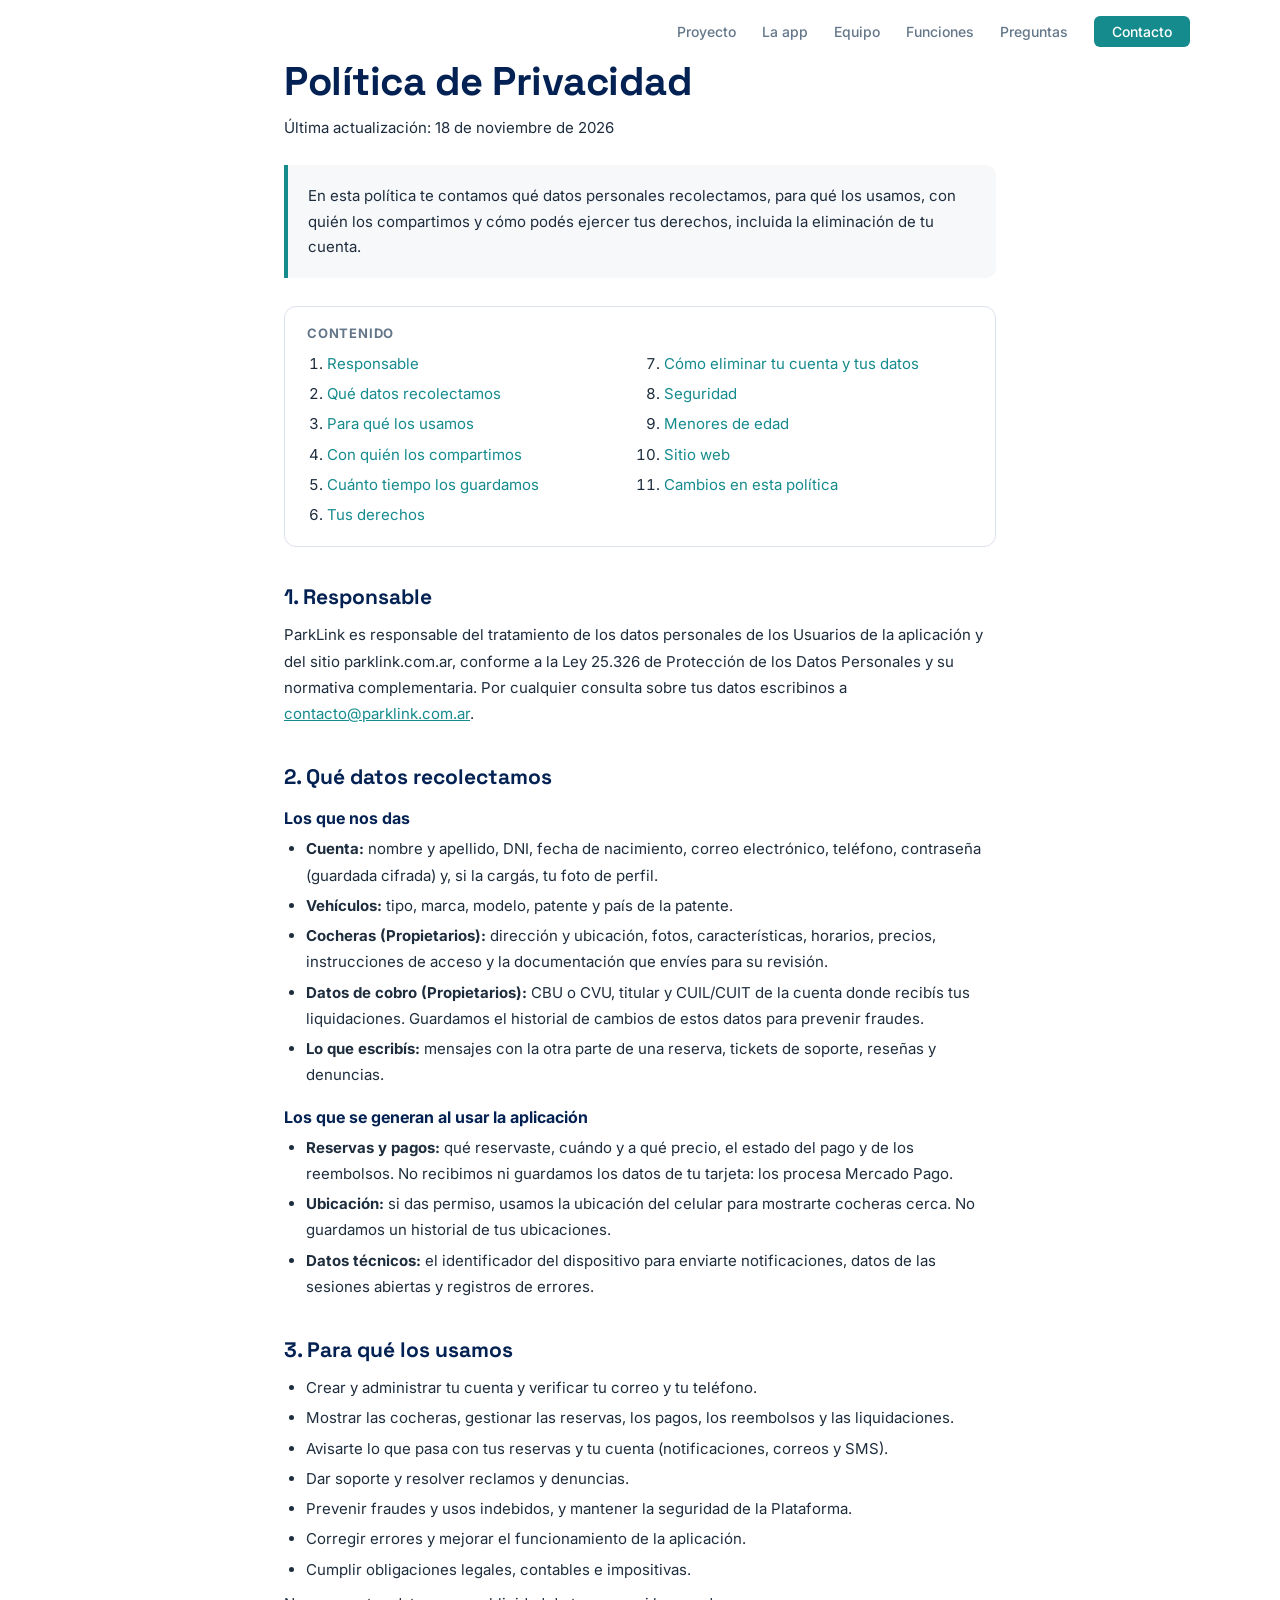
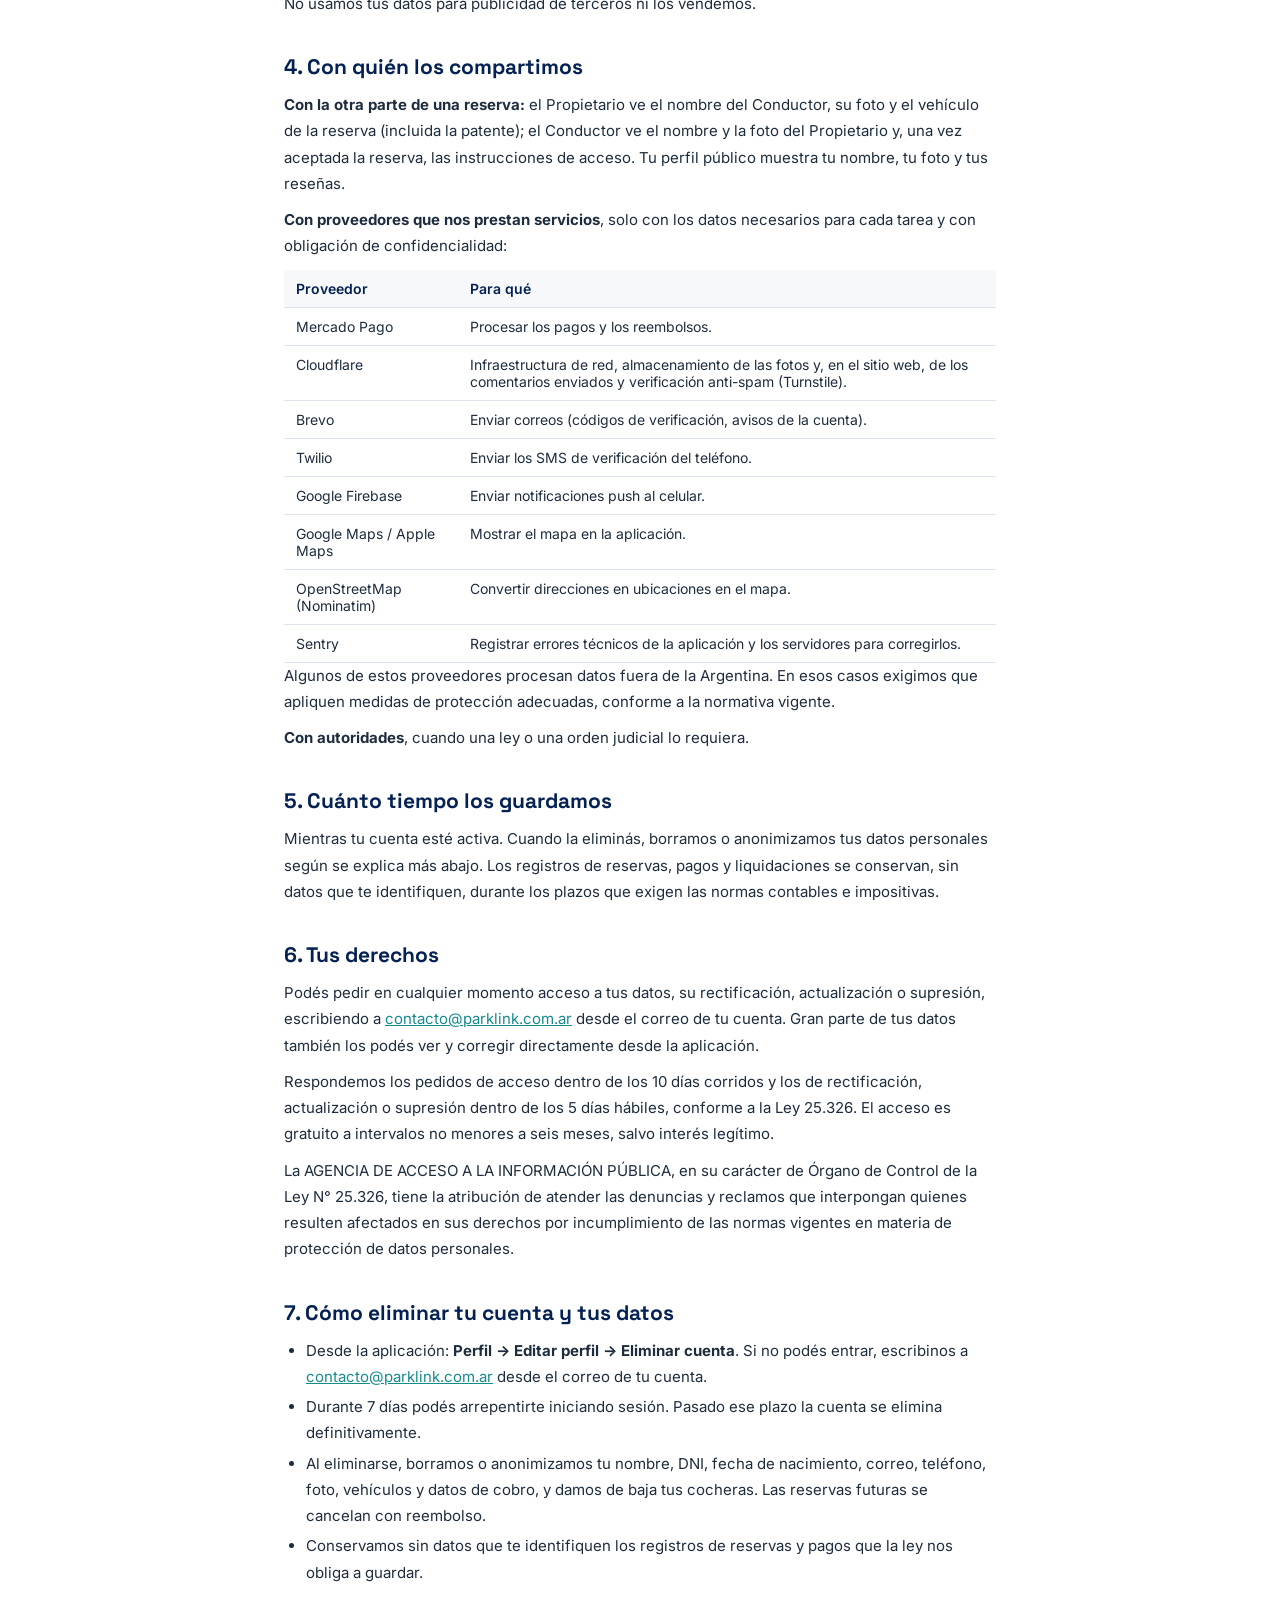
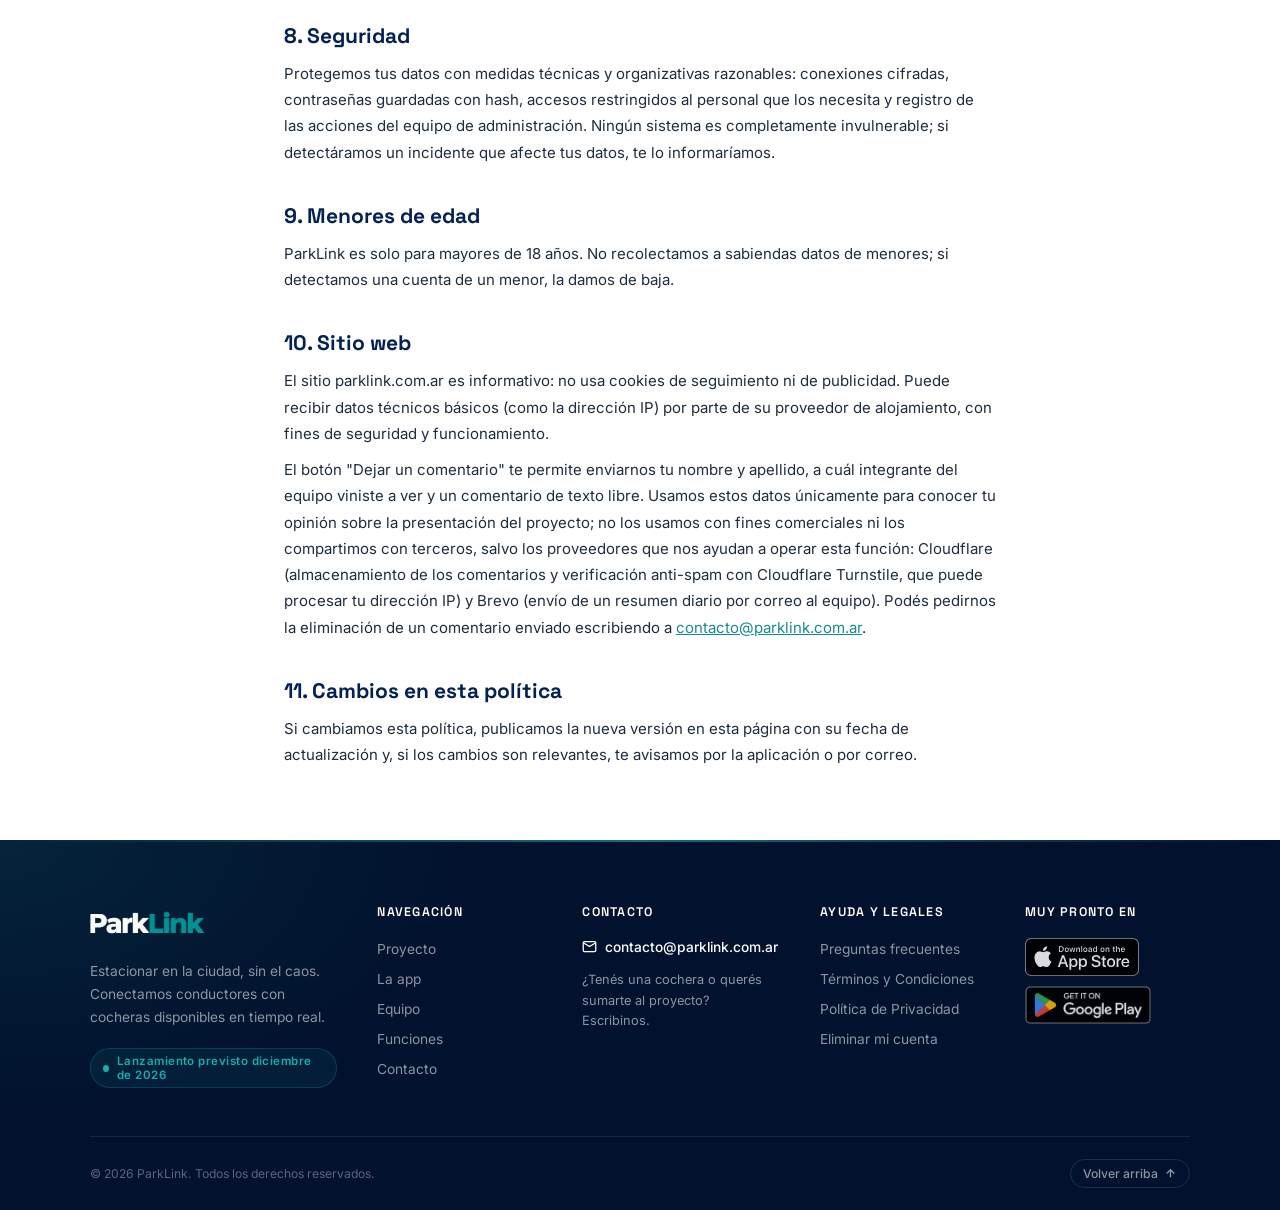
<file: privacidad/index.html>
<!DOCTYPE html>
<html lang="es">
<head>
    <meta charset="UTF-8">
    <meta name="viewport" content="width=device-width, initial-scale=1.0">
    <title>Política de Privacidad · ParkLink</title>
    <meta name="description" content="Política de Privacidad de ParkLink: qué datos tratamos y cómo ejercer tus derechos.">
    <link rel="icon" type="image/png" href="/favicon.png">
    <link rel="preconnect" href="https://fonts.googleapis.com">
    <link rel="preconnect" href="https://fonts.gstatic.com" crossorigin>
    <link href="https://fonts.googleapis.com/css2?family=Space+Grotesk:wght@400;500;600;700&family=Inter:wght@300;400;500;600&display=swap" rel="stylesheet">
    <link rel="stylesheet" href="/styles.css">
    <link rel="stylesheet" href="legal.css">
</head>
<body>

<nav>
    <a href="/index.html" class="nav-brand">
        <img src="/assets/logos/logo-letras.png" alt="ParkLink" class="brand-logo">
    </a>
    <ul class="nav-links">
        <li><a href="/index.html#sobre">Proyecto</a></li>
        <li><a href="/index.html#capturas">La app</a></li>
        <li><a href="/index.html#equipo">Equipo</a></li>
        <li><a href="/index.html#funciones">Funciones</a></li>
        <li><a href="/preguntas-frecuentes/">Preguntas</a></li>
        <li><a href="/index.html#contacto" class="nav-cta">Contacto</a></li>
    </ul>
</nav>

<main class="legal-main">
    <h1>Política de Privacidad</h1>
    <p class="legal-updated">Última actualización: 18 de noviembre de 2026</p>
    <div class="legal-intro">En esta política te contamos qué datos personales recolectamos, para qué los usamos, con quién los compartimos y cómo podés ejercer tus derechos, incluida la eliminación de tu cuenta.</div>

    <div class="legal-toc">
        <h2>Contenido</h2>
        <ol>
            <li><a href="#responsable">Responsable</a></li>
            <li><a href="#datos">Qué datos recolectamos</a></li>
            <li><a href="#finalidades">Para qué los usamos</a></li>
            <li><a href="#compartimos">Con quién los compartimos</a></li>
            <li><a href="#conservacion">Cuánto tiempo los guardamos</a></li>
            <li><a href="#derechos">Tus derechos</a></li>
            <li><a href="#eliminacion">Cómo eliminar tu cuenta y tus datos</a></li>
            <li><a href="#seguridad">Seguridad</a></li>
            <li><a href="#menores">Menores de edad</a></li>
            <li><a href="#sitio">Sitio web</a></li>
            <li><a href="#cambios">Cambios en esta política</a></li>
        </ol>
    </div>

    <section id="responsable">
        <h2 class="section-title">1. Responsable</h2>
        <p>ParkLink es responsable del tratamiento de los datos personales de los Usuarios de la aplicación y del sitio parklink.com.ar, conforme a la Ley 25.326 de Protección de los Datos Personales y su normativa complementaria. Por cualquier consulta sobre tus datos escribinos a <a href="mailto:contacto@parklink.com.ar">contacto@parklink.com.ar</a>.</p>
    </section>
    <section id="datos">
        <h2 class="section-title">2. Qué datos recolectamos</h2>
        <h3>Los que nos das</h3>
        <ul>
            <li><strong>Cuenta:</strong> nombre y apellido, DNI, fecha de nacimiento, correo electrónico, teléfono, contraseña (guardada cifrada) y, si la cargás, tu foto de perfil.</li>
            <li><strong>Vehículos:</strong> tipo, marca, modelo, patente y país de la patente.</li>
            <li><strong>Cocheras (Propietarios):</strong> dirección y ubicación, fotos, características, horarios, precios, instrucciones de acceso y la documentación que envíes para su revisión.</li>
            <li><strong>Datos de cobro (Propietarios):</strong> CBU o CVU, titular y CUIL/CUIT de la cuenta donde recibís tus liquidaciones. Guardamos el historial de cambios de estos datos para prevenir fraudes.</li>
            <li><strong>Lo que escribís:</strong> mensajes con la otra parte de una reserva, tickets de soporte, reseñas y denuncias.</li>
        </ul>
        <h3>Los que se generan al usar la aplicación</h3>
        <ul>
            <li><strong>Reservas y pagos:</strong> qué reservaste, cuándo y a qué precio, el estado del pago y de los reembolsos. No recibimos ni guardamos los datos de tu tarjeta: los procesa Mercado Pago.</li>
            <li><strong>Ubicación:</strong> si das permiso, usamos la ubicación del celular para mostrarte cocheras cerca. No guardamos un historial de tus ubicaciones.</li>
            <li><strong>Datos técnicos:</strong> el identificador del dispositivo para enviarte notificaciones, datos de las sesiones abiertas y registros de errores.</li>
        </ul>
    </section>
    <section id="finalidades">
        <h2 class="section-title">3. Para qué los usamos</h2>
        <ul>
            <li>Crear y administrar tu cuenta y verificar tu correo y tu teléfono.</li>
            <li>Mostrar las cocheras, gestionar las reservas, los pagos, los reembolsos y las liquidaciones.</li>
            <li>Avisarte lo que pasa con tus reservas y tu cuenta (notificaciones, correos y SMS).</li>
            <li>Dar soporte y resolver reclamos y denuncias.</li>
            <li>Prevenir fraudes y usos indebidos, y mantener la seguridad de la Plataforma.</li>
            <li>Corregir errores y mejorar el funcionamiento de la aplicación.</li>
            <li>Cumplir obligaciones legales, contables e impositivas.</li>
        </ul>
        <p>No usamos tus datos para publicidad de terceros ni los vendemos.</p>
    </section>
    <section id="compartimos">
        <h2 class="section-title">4. Con quién los compartimos</h2>
        <p><strong>Con la otra parte de una reserva:</strong> el Propietario ve el nombre del Conductor, su foto y el vehículo de la reserva (incluida la patente); el Conductor ve el nombre y la foto del Propietario y, una vez aceptada la reserva, las instrucciones de acceso. Tu perfil público muestra tu nombre, tu foto y tus reseñas.</p>
        <p><strong>Con proveedores que nos prestan servicios</strong>, solo con los datos necesarios para cada tarea y con obligación de confidencialidad:</p>
        <table class="legal-table">
            <tr><th>Proveedor</th><th>Para qué</th></tr>
            <tr><td>Mercado Pago</td><td>Procesar los pagos y los reembolsos.</td></tr>
            <tr><td>Cloudflare</td><td>Infraestructura de red, almacenamiento de las fotos y, en el sitio web, de los comentarios enviados y verificación anti-spam (Turnstile).</td></tr>
            <tr><td>Brevo</td><td>Enviar correos (códigos de verificación, avisos de la cuenta).</td></tr>
            <tr><td>Twilio</td><td>Enviar los SMS de verificación del teléfono.</td></tr>
            <tr><td>Google Firebase</td><td>Enviar notificaciones push al celular.</td></tr>
            <tr><td>Google Maps / Apple Maps</td><td>Mostrar el mapa en la aplicación.</td></tr>
            <tr><td>OpenStreetMap (Nominatim)</td><td>Convertir direcciones en ubicaciones en el mapa.</td></tr>
            <tr><td>Sentry</td><td>Registrar errores técnicos de la aplicación y los servidores para corregirlos.</td></tr>
        </table>
        <p>Algunos de estos proveedores procesan datos fuera de la Argentina. En esos casos exigimos que apliquen medidas de protección adecuadas, conforme a la normativa vigente.</p>
        <p><strong>Con autoridades</strong>, cuando una ley o una orden judicial lo requiera.</p>
    </section>
    <section id="conservacion">
        <h2 class="section-title">5. Cuánto tiempo los guardamos</h2>
        <p>Mientras tu cuenta esté activa. Cuando la eliminás, borramos o anonimizamos tus datos personales según se explica más abajo. Los registros de reservas, pagos y liquidaciones se conservan, sin datos que te identifiquen, durante los plazos que exigen las normas contables e impositivas.</p>
    </section>
    <section id="derechos">
        <h2 class="section-title">6. Tus derechos</h2>
        <p>Podés pedir en cualquier momento acceso a tus datos, su rectificación, actualización o supresión, escribiendo a <a href="mailto:contacto@parklink.com.ar">contacto@parklink.com.ar</a> desde el correo de tu cuenta. Gran parte de tus datos también los podés ver y corregir directamente desde la aplicación.</p>
        <p>Respondemos los pedidos de acceso dentro de los 10 días corridos y los de rectificación, actualización o supresión dentro de los 5 días hábiles, conforme a la Ley 25.326. El acceso es gratuito a intervalos no menores a seis meses, salvo interés legítimo.</p>
        <p>La AGENCIA DE ACCESO A LA INFORMACIÓN PÚBLICA, en su carácter de Órgano de Control de la Ley N° 25.326, tiene la atribución de atender las denuncias y reclamos que interpongan quienes resulten afectados en sus derechos por incumplimiento de las normas vigentes en materia de protección de datos personales.</p>
    </section>
    <section id="eliminacion">
        <h2 class="section-title">7. Cómo eliminar tu cuenta y tus datos</h2>
        <ul>
            <li>Desde la aplicación: <strong>Perfil → Editar perfil → Eliminar cuenta</strong>. Si no podés entrar, escribinos a <a href="mailto:contacto@parklink.com.ar">contacto@parklink.com.ar</a> desde el correo de tu cuenta.</li>
            <li>Durante 7 días podés arrepentirte iniciando sesión. Pasado ese plazo la cuenta se elimina definitivamente.</li>
            <li>Al eliminarse, borramos o anonimizamos tu nombre, DNI, fecha de nacimiento, correo, teléfono, foto, vehículos y datos de cobro, y damos de baja tus cocheras. Las reservas futuras se cancelan con reembolso.</li>
            <li>Conservamos sin datos que te identifiquen los registros de reservas y pagos que la ley nos obliga a guardar.</li>
        </ul>
    </section>
    <section id="seguridad">
        <h2 class="section-title">8. Seguridad</h2>
        <p>Protegemos tus datos con medidas técnicas y organizativas razonables: conexiones cifradas, contraseñas guardadas con hash, accesos restringidos al personal que los necesita y registro de las acciones del equipo de administración. Ningún sistema es completamente invulnerable; si detectáramos un incidente que afecte tus datos, te lo informaríamos.</p>
    </section>
    <section id="menores">
        <h2 class="section-title">9. Menores de edad</h2>
        <p>ParkLink es solo para mayores de 18 años. No recolectamos a sabiendas datos de menores; si detectamos una cuenta de un menor, la damos de baja.</p>
    </section>
    <section id="sitio">
        <h2 class="section-title">10. Sitio web</h2>
        <p>El sitio parklink.com.ar es informativo: no usa cookies de seguimiento ni de publicidad. Puede recibir datos técnicos básicos (como la dirección IP) por parte de su proveedor de alojamiento, con fines de seguridad y funcionamiento.</p>
        <p>El botón "Dejar un comentario" te permite enviarnos tu nombre y apellido, a cuál integrante del equipo viniste a ver y un comentario de texto libre. Usamos estos datos únicamente para conocer tu opinión sobre la presentación del proyecto; no los usamos con fines comerciales ni los compartimos con terceros, salvo los proveedores que nos ayudan a operar esta función: Cloudflare (almacenamiento de los comentarios y verificación anti-spam con Cloudflare Turnstile, que puede procesar tu dirección IP) y Brevo (envío de un resumen diario por correo al equipo). Podés pedirnos la eliminación de un comentario enviado escribiendo a <a href="mailto:contacto@parklink.com.ar">contacto@parklink.com.ar</a>.</p>
    </section>
    <section id="cambios">
        <h2 class="section-title">11. Cambios en esta política</h2>
        <p>Si cambiamos esta política, publicamos la nueva versión en esta página con su fecha de actualización y, si los cambios son relevantes, te avisamos por la aplicación o por correo.</p>
    </section>
</main>

<footer>
    <div class="foot-main">
        <div class="foot-brand">
            <img src="/assets/logos/logo-letras-darkmode.png" alt="ParkLink" class="foot-logo">
            <p class="foot-tagline">Estacionar en la ciudad, sin el caos. Conectamos conductores con cocheras disponibles en tiempo real.</p>
            <span class="foot-status"><span class="foot-dot"></span>Lanzamiento previsto diciembre de 2026</span>
        </div>
        <div class="foot-col">
            <h5>Navegación</h5>
            <ul>
                <li><a href="/index.html#sobre">Proyecto</a></li>
                <li><a href="/index.html#capturas">La app</a></li>
                <li><a href="/index.html#equipo">Equipo</a></li>
                <li><a href="/index.html#funciones">Funciones</a></li>
                <li><a href="/index.html#contacto">Contacto</a></li>
            </ul>
        </div>
        <div class="foot-col">
            <h5>Contacto</h5>
            <a href="mailto:contacto@parklink.com.ar" class="foot-mail">
                <svg width="15" height="15" viewBox="0 0 24 24" fill="none" stroke="currentColor" stroke-width="2"><path d="M4 4h16c1.1 0 2 .9 2 2v12c0 1.1-.9 2-2 2H4c-1.1 0-2-.9-2-2V6c0-1.1.9-2 2-2z"/><polyline points="22,6 12,12 2,6"/></svg>
                contacto@parklink.com.ar
            </a>
            <p class="foot-note">¿Tenés una cochera o querés sumarte al proyecto? Escribinos.</p>
        </div>
        <div class="foot-col">
            <h5>Ayuda y legales</h5>
            <ul>
                <li><a href="/preguntas-frecuentes/">Preguntas frecuentes</a></li>
                <li><a href="/terminos/">Términos y Condiciones</a></li>
                <li><a href="/privacidad/">Política de Privacidad</a></li>
                <li><a href="/privacidad/#eliminacion">Eliminar mi cuenta</a></li>
            </ul>
        </div>
        <div class="foot-col">
            <h5>Muy pronto en</h5>
            <div class="foot-badges">
                <img src="/assets/logos/app-store-badge.svg" alt="App Store">
                <img src="/assets/logos/google-play-badge.png" alt="Google Play">
            </div>
        </div>
    </div>
    <div class="foot-bottom">
        <p class="foot-copy">© 2026 ParkLink. Todos los derechos reservados.</p>
        <a href="#" class="foot-top">
            Volver arriba
            <svg width="13" height="13" viewBox="0 0 24 24" fill="none" stroke="currentColor" stroke-width="2.5"><path d="M12 19V5M5 12l7-7 7 7"/></svg>
        </a>
    </div>
</footer>

</body>
</html>
</file>
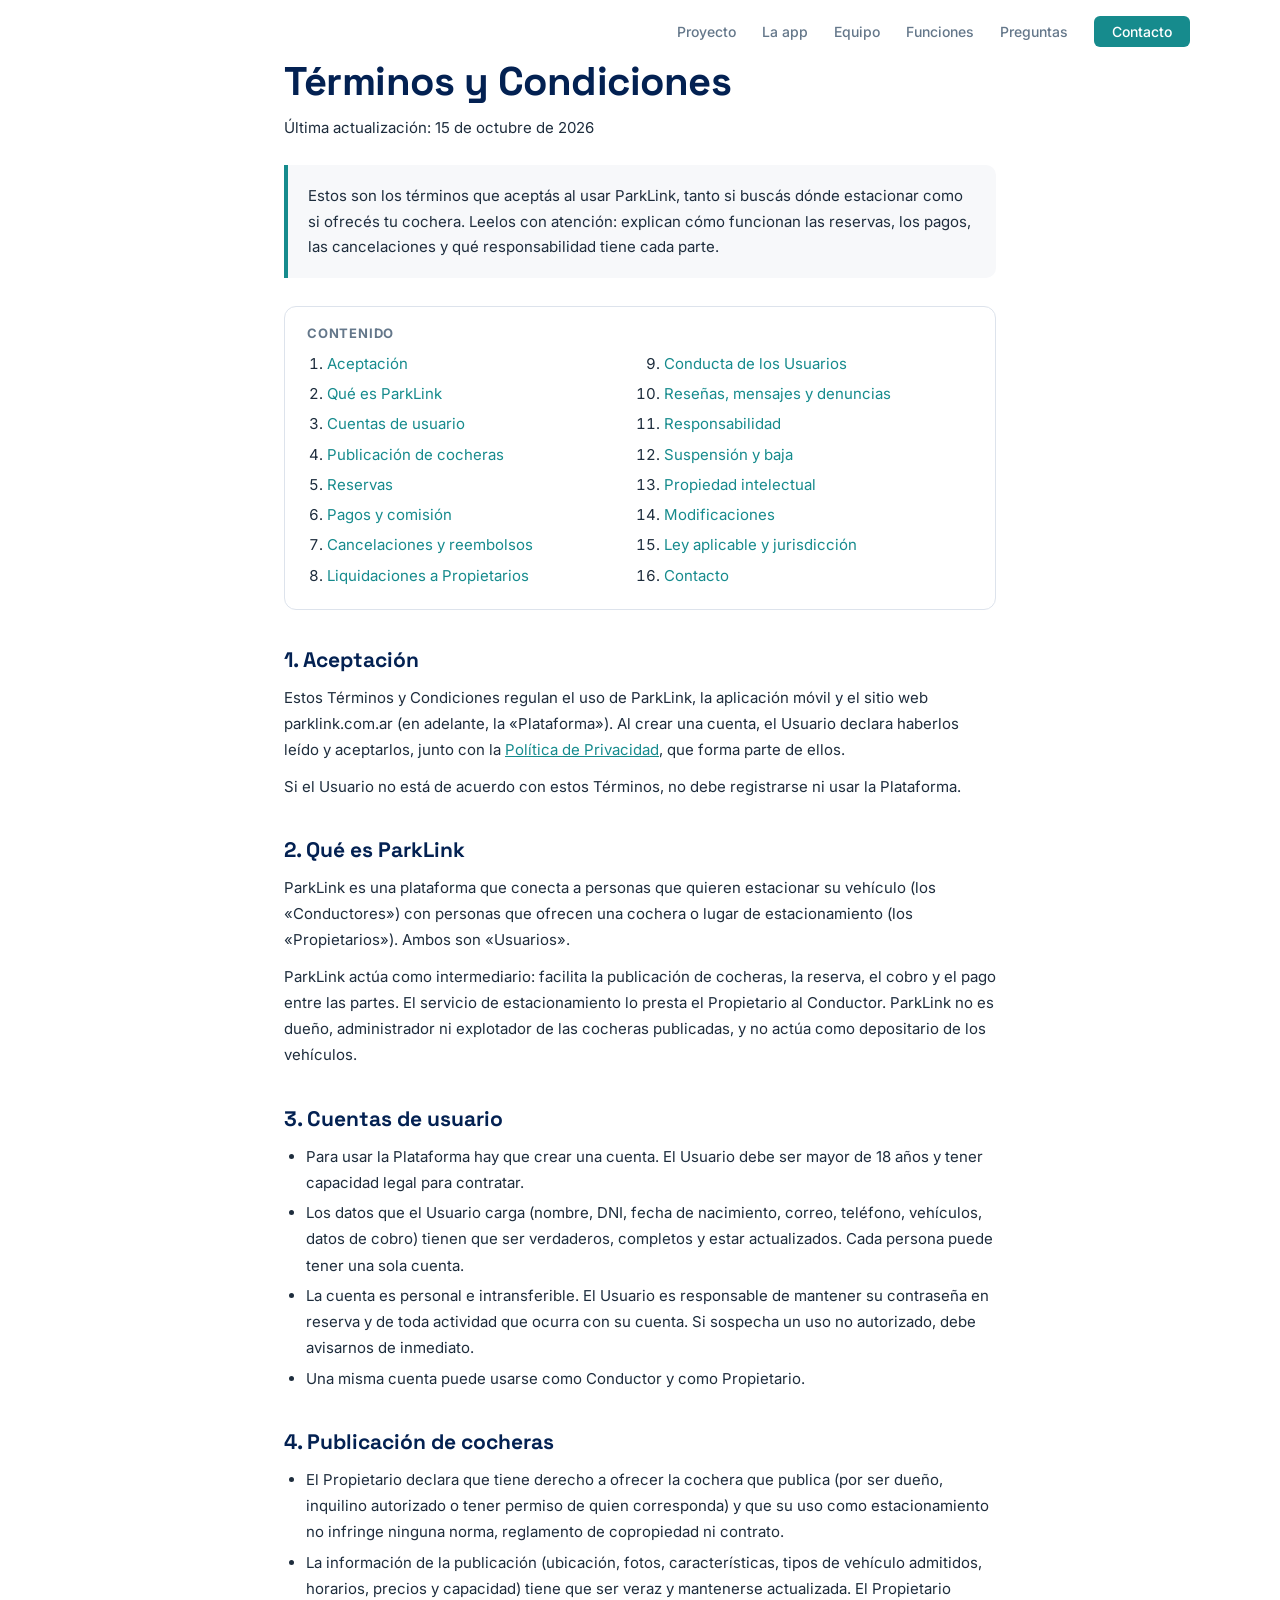
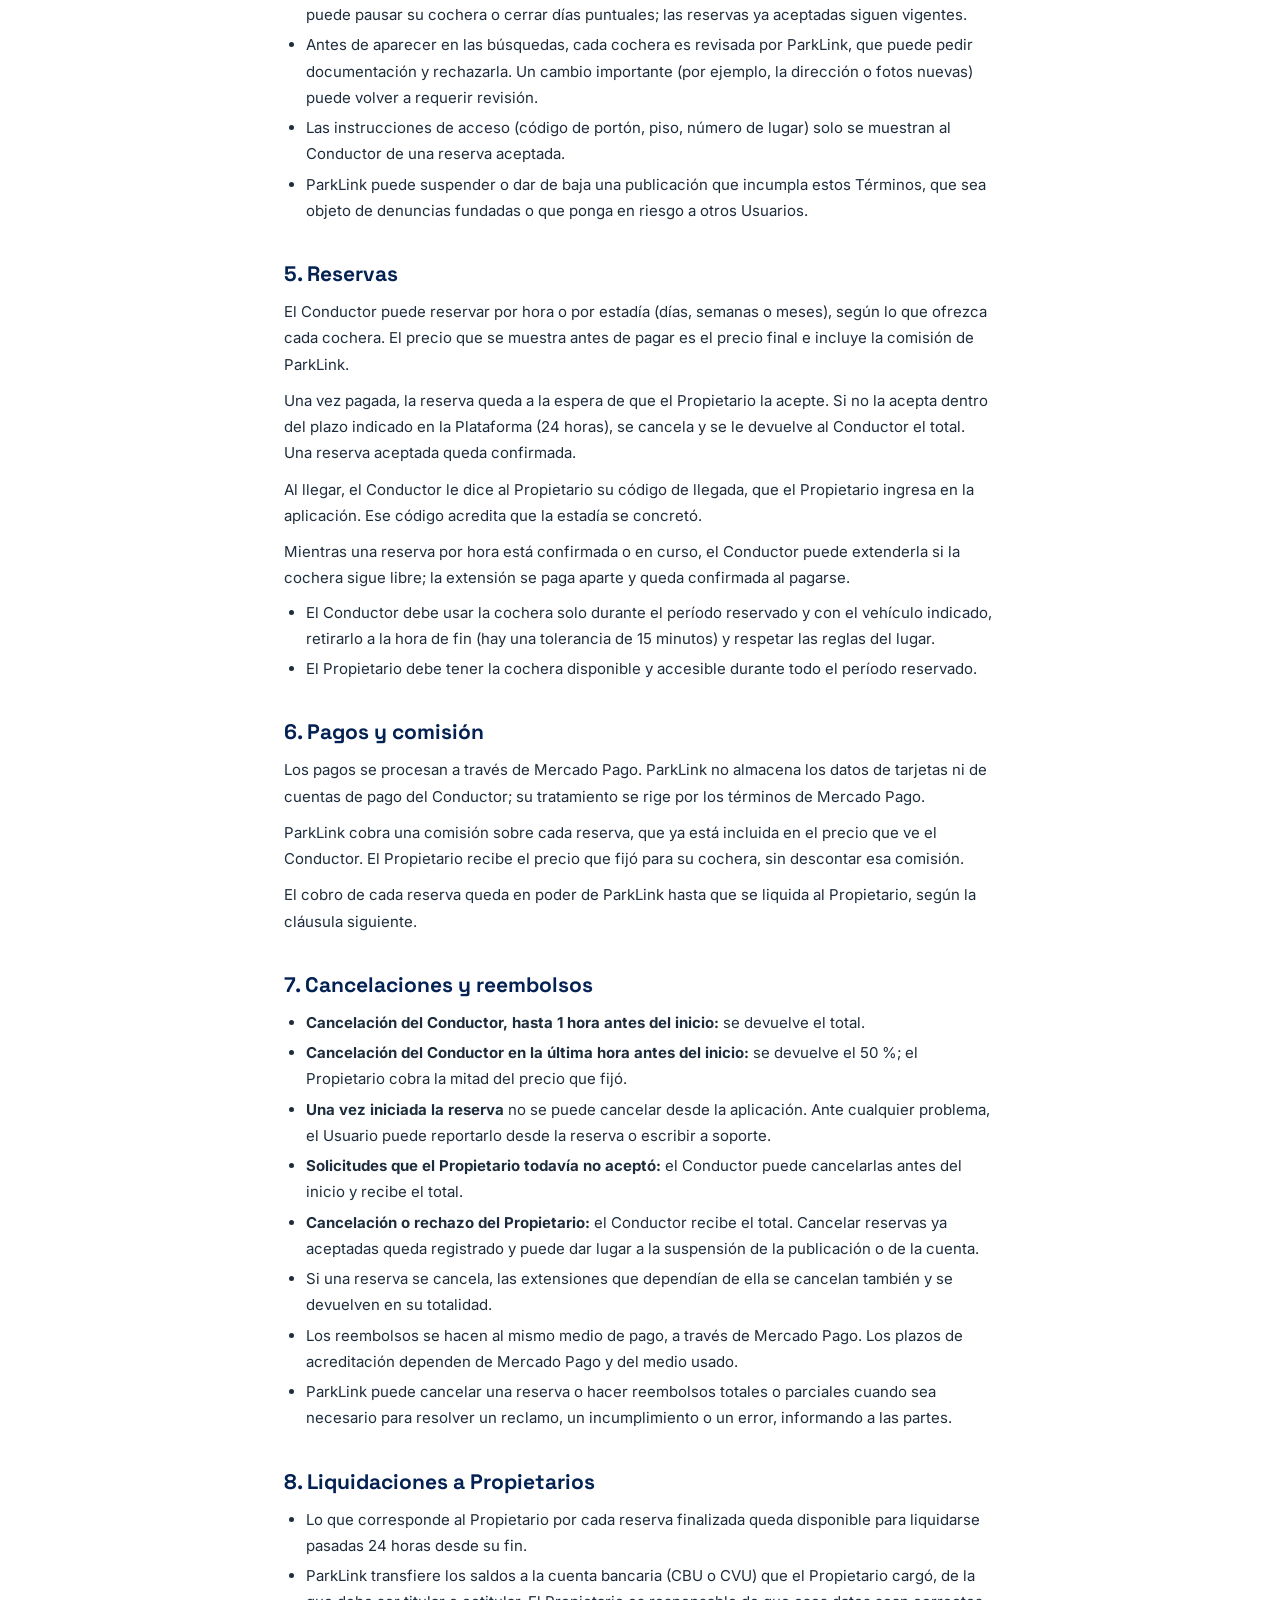
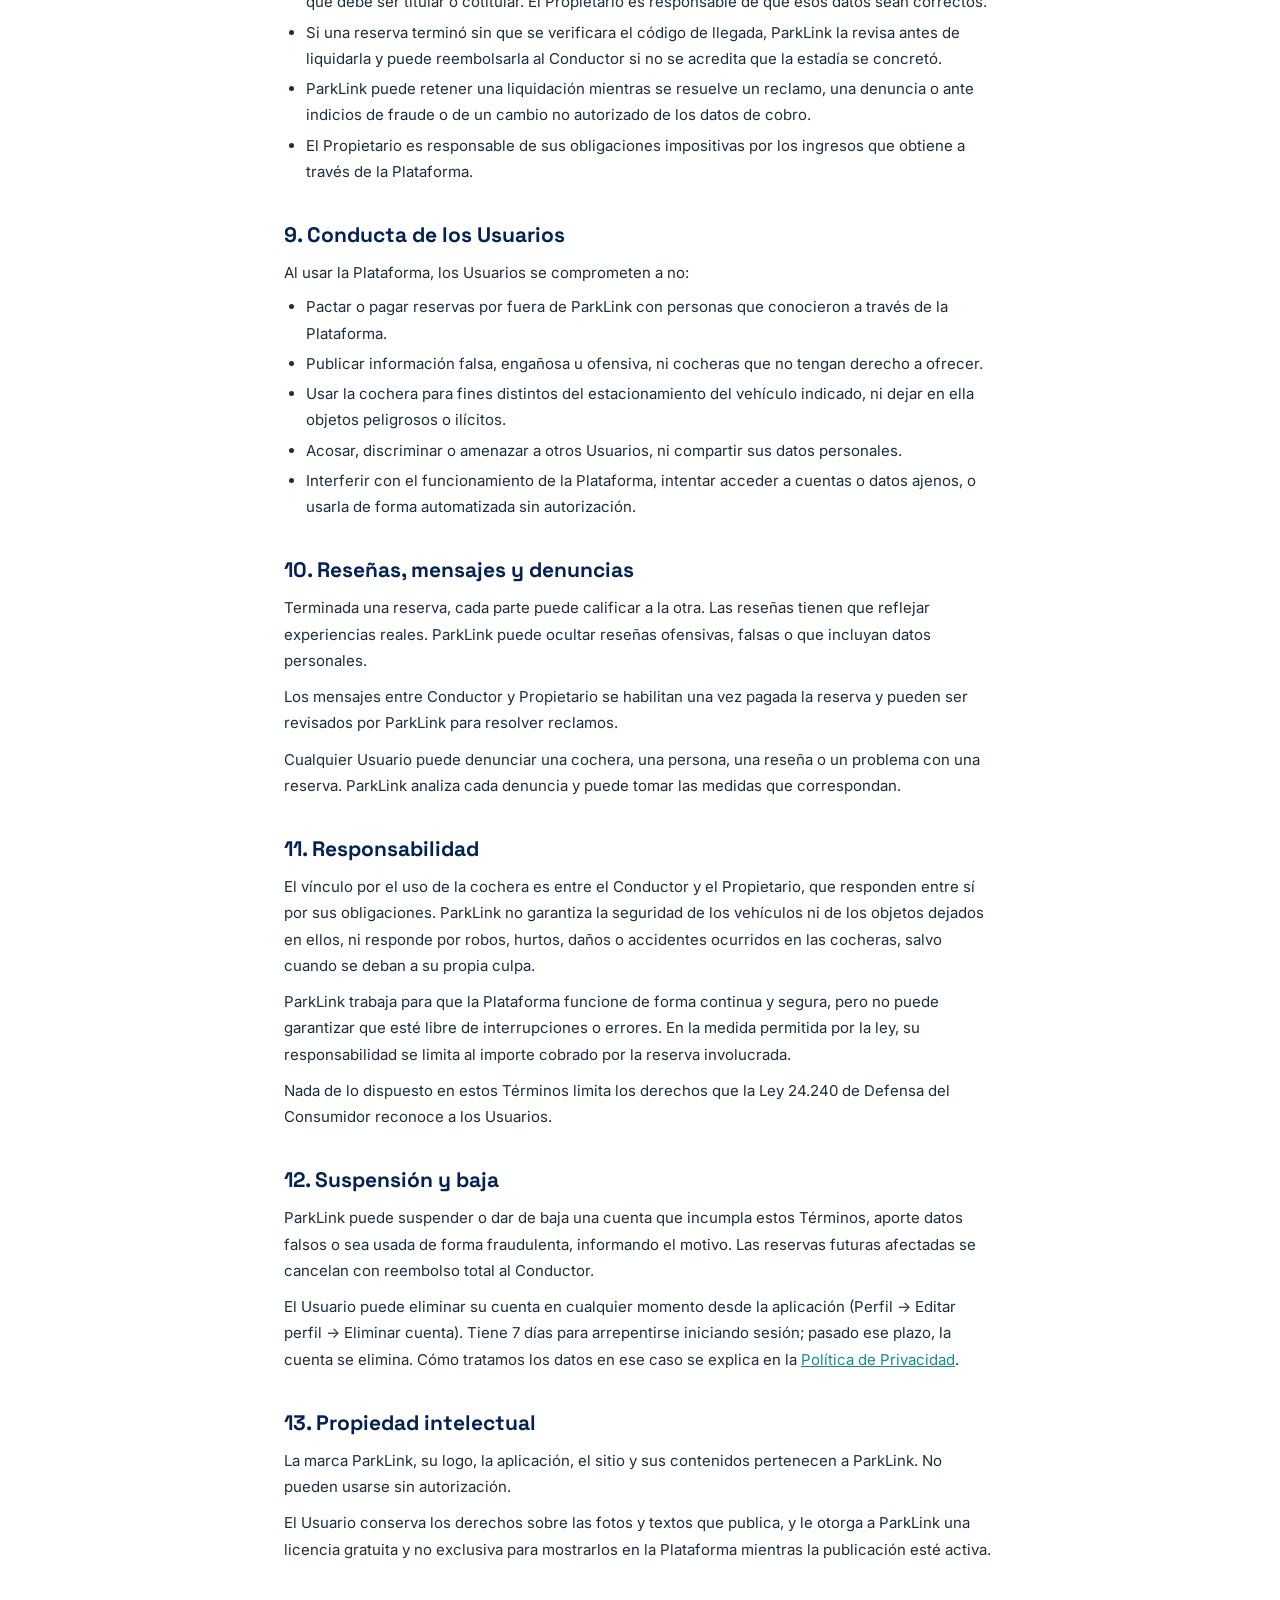
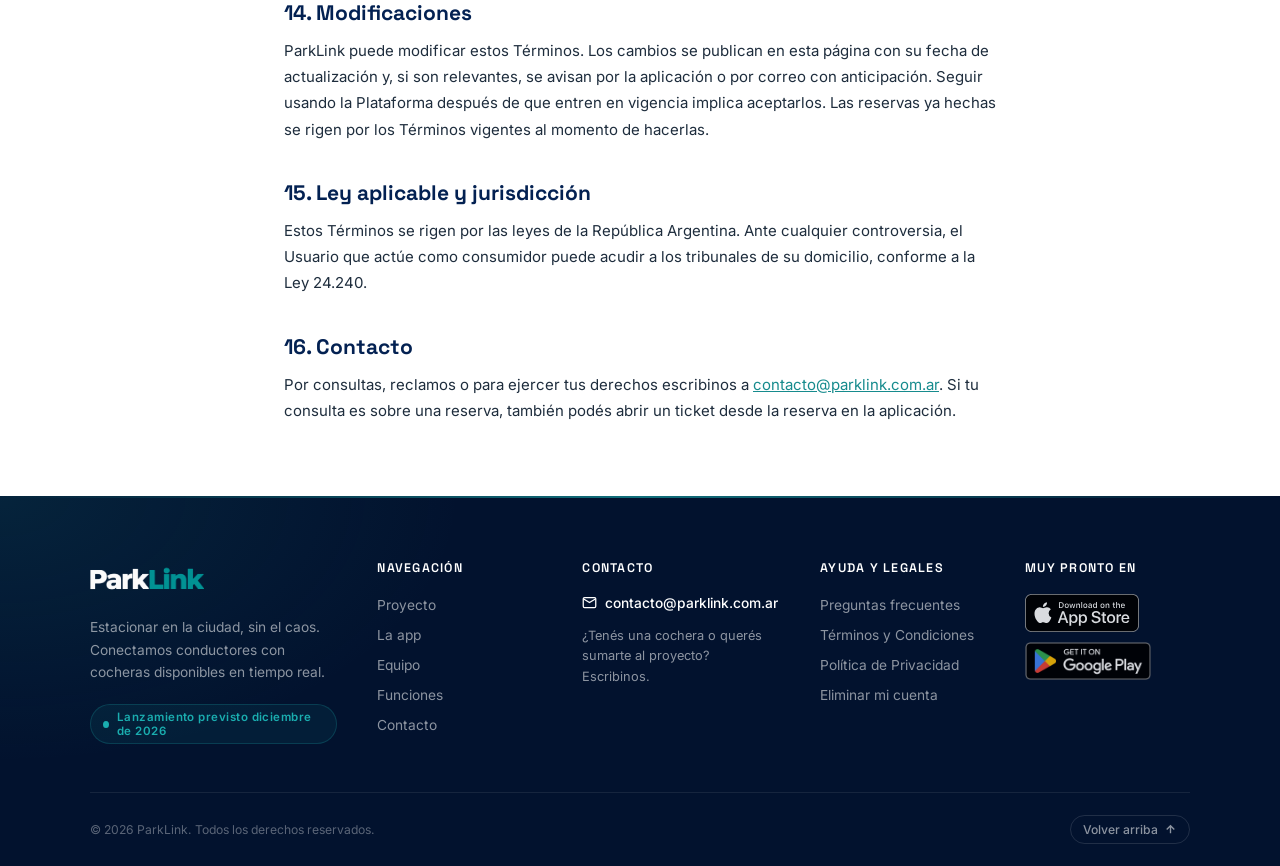
<file: terminos/index.html>
<!DOCTYPE html>
<html lang="es">
<head>
    <meta charset="UTF-8">
    <meta name="viewport" content="width=device-width, initial-scale=1.0">
    <title>Términos y Condiciones · ParkLink</title>
    <meta name="description" content="Términos y Condiciones de uso de ParkLink.">
    <link rel="icon" type="image/png" href="/favicon.png">
    <link rel="preconnect" href="https://fonts.googleapis.com">
    <link rel="preconnect" href="https://fonts.gstatic.com" crossorigin>
    <link href="https://fonts.googleapis.com/css2?family=Space+Grotesk:wght@400;500;600;700&family=Inter:wght@300;400;500;600&display=swap" rel="stylesheet">
    <link rel="stylesheet" href="/styles.css">
    <link rel="stylesheet" href="legal.css">
</head>
<body>

<nav>
    <a href="/index.html" class="nav-brand">
        <img src="/assets/logos/logo-letras.png" alt="ParkLink" class="brand-logo">
    </a>
    <ul class="nav-links">
        <li><a href="/index.html#sobre">Proyecto</a></li>
        <li><a href="/index.html#capturas">La app</a></li>
        <li><a href="/index.html#equipo">Equipo</a></li>
        <li><a href="/index.html#funciones">Funciones</a></li>
        <li><a href="/preguntas-frecuentes/">Preguntas</a></li>
        <li><a href="/index.html#contacto" class="nav-cta">Contacto</a></li>
    </ul>
</nav>

<main class="legal-main">
    <h1>Términos y Condiciones</h1>
    <p class="legal-updated">Última actualización: 15 de octubre de 2026</p>
    <div class="legal-intro">Estos son los términos que aceptás al usar ParkLink, tanto si buscás dónde estacionar como si ofrecés tu cochera. Leelos con atención: explican cómo funcionan las reservas, los pagos, las cancelaciones y qué responsabilidad tiene cada parte.</div>

    <div class="legal-toc">
        <h2>Contenido</h2>
        <ol>
            <li><a href="#aceptacion">Aceptación</a></li>
            <li><a href="#servicio">Qué es ParkLink</a></li>
            <li><a href="#cuentas">Cuentas de usuario</a></li>
            <li><a href="#cocheras">Publicación de cocheras</a></li>
            <li><a href="#reservas">Reservas</a></li>
            <li><a href="#pagos">Pagos y comisión</a></li>
            <li><a href="#cancelaciones">Cancelaciones y reembolsos</a></li>
            <li><a href="#liquidaciones">Liquidaciones a Propietarios</a></li>
            <li><a href="#conducta">Conducta de los Usuarios</a></li>
            <li><a href="#resenas">Reseñas, mensajes y denuncias</a></li>
            <li><a href="#responsabilidad">Responsabilidad</a></li>
            <li><a href="#suspension">Suspensión y baja</a></li>
            <li><a href="#propiedad">Propiedad intelectual</a></li>
            <li><a href="#modificaciones">Modificaciones</a></li>
            <li><a href="#ley">Ley aplicable y jurisdicción</a></li>
            <li><a href="#contacto-legal">Contacto</a></li>
        </ol>
    </div>

    <section id="aceptacion">
        <h2 class="section-title">1. Aceptación</h2>
        <p>Estos Términos y Condiciones regulan el uso de ParkLink, la aplicación móvil y el sitio web parklink.com.ar (en adelante, la «Plataforma»). Al crear una cuenta, el Usuario declara haberlos leído y aceptarlos, junto con la <a href="/privacidad/">Política de Privacidad</a>, que forma parte de ellos.</p>
        <p>Si el Usuario no está de acuerdo con estos Términos, no debe registrarse ni usar la Plataforma.</p>
    </section>
    <section id="servicio">
        <h2 class="section-title">2. Qué es ParkLink</h2>
        <p>ParkLink es una plataforma que conecta a personas que quieren estacionar su vehículo (los «Conductores») con personas que ofrecen una cochera o lugar de estacionamiento (los «Propietarios»). Ambos son «Usuarios».</p>
        <p>ParkLink actúa como intermediario: facilita la publicación de cocheras, la reserva, el cobro y el pago entre las partes. El servicio de estacionamiento lo presta el Propietario al Conductor. ParkLink no es dueño, administrador ni explotador de las cocheras publicadas, y no actúa como depositario de los vehículos.</p>
    </section>
    <section id="cuentas">
        <h2 class="section-title">3. Cuentas de usuario</h2>
        <ul>
            <li>Para usar la Plataforma hay que crear una cuenta. El Usuario debe ser mayor de 18 años y tener capacidad legal para contratar.</li>
            <li>Los datos que el Usuario carga (nombre, DNI, fecha de nacimiento, correo, teléfono, vehículos, datos de cobro) tienen que ser verdaderos, completos y estar actualizados. Cada persona puede tener una sola cuenta.</li>
            <li>La cuenta es personal e intransferible. El Usuario es responsable de mantener su contraseña en reserva y de toda actividad que ocurra con su cuenta. Si sospecha un uso no autorizado, debe avisarnos de inmediato.</li>
            <li>Una misma cuenta puede usarse como Conductor y como Propietario.</li>
        </ul>
    </section>
    <section id="cocheras">
        <h2 class="section-title">4. Publicación de cocheras</h2>
        <ul>
            <li>El Propietario declara que tiene derecho a ofrecer la cochera que publica (por ser dueño, inquilino autorizado o tener permiso de quien corresponda) y que su uso como estacionamiento no infringe ninguna norma, reglamento de copropiedad ni contrato.</li>
            <li>La información de la publicación (ubicación, fotos, características, tipos de vehículo admitidos, horarios, precios y capacidad) tiene que ser veraz y mantenerse actualizada. El Propietario puede pausar su cochera o cerrar días puntuales; las reservas ya aceptadas siguen vigentes.</li>
            <li>Antes de aparecer en las búsquedas, cada cochera es revisada por ParkLink, que puede pedir documentación y rechazarla. Un cambio importante (por ejemplo, la dirección o fotos nuevas) puede volver a requerir revisión.</li>
            <li>Las instrucciones de acceso (código de portón, piso, número de lugar) solo se muestran al Conductor de una reserva aceptada.</li>
            <li>ParkLink puede suspender o dar de baja una publicación que incumpla estos Términos, que sea objeto de denuncias fundadas o que ponga en riesgo a otros Usuarios.</li>
        </ul>
    </section>
    <section id="reservas">
        <h2 class="section-title">5. Reservas</h2>
        <p>El Conductor puede reservar por hora o por estadía (días, semanas o meses), según lo que ofrezca cada cochera. El precio que se muestra antes de pagar es el precio final e incluye la comisión de ParkLink.</p>
        <p>Una vez pagada, la reserva queda a la espera de que el Propietario la acepte. Si no la acepta dentro del plazo indicado en la Plataforma (24 horas), se cancela y se le devuelve al Conductor el total. Una reserva aceptada queda confirmada.</p>
        <p>Al llegar, el Conductor le dice al Propietario su código de llegada, que el Propietario ingresa en la aplicación. Ese código acredita que la estadía se concretó.</p>
        <p>Mientras una reserva por hora está confirmada o en curso, el Conductor puede extenderla si la cochera sigue libre; la extensión se paga aparte y queda confirmada al pagarse.</p>
        <ul>
            <li>El Conductor debe usar la cochera solo durante el período reservado y con el vehículo indicado, retirarlo a la hora de fin (hay una tolerancia de 15 minutos) y respetar las reglas del lugar.</li>
            <li>El Propietario debe tener la cochera disponible y accesible durante todo el período reservado.</li>
        </ul>
    </section>
    <section id="pagos">
        <h2 class="section-title">6. Pagos y comisión</h2>
        <p>Los pagos se procesan a través de Mercado Pago. ParkLink no almacena los datos de tarjetas ni de cuentas de pago del Conductor; su tratamiento se rige por los términos de Mercado Pago.</p>
        <p>ParkLink cobra una comisión sobre cada reserva, que ya está incluida en el precio que ve el Conductor. El Propietario recibe el precio que fijó para su cochera, sin descontar esa comisión.</p>
        <p>El cobro de cada reserva queda en poder de ParkLink hasta que se liquida al Propietario, según la cláusula siguiente.</p>
    </section>
    <section id="cancelaciones">
        <h2 class="section-title">7. Cancelaciones y reembolsos</h2>
        <ul>
            <li><strong>Cancelación del Conductor, hasta 1 hora antes del inicio:</strong> se devuelve el total.</li>
            <li><strong>Cancelación del Conductor en la última hora antes del inicio:</strong> se devuelve el 50 %; el Propietario cobra la mitad del precio que fijó.</li>
            <li><strong>Una vez iniciada la reserva</strong> no se puede cancelar desde la aplicación. Ante cualquier problema, el Usuario puede reportarlo desde la reserva o escribir a soporte.</li>
            <li><strong>Solicitudes que el Propietario todavía no aceptó:</strong> el Conductor puede cancelarlas antes del inicio y recibe el total.</li>
            <li><strong>Cancelación o rechazo del Propietario:</strong> el Conductor recibe el total. Cancelar reservas ya aceptadas queda registrado y puede dar lugar a la suspensión de la publicación o de la cuenta.</li>
            <li>Si una reserva se cancela, las extensiones que dependían de ella se cancelan también y se devuelven en su totalidad.</li>
            <li>Los reembolsos se hacen al mismo medio de pago, a través de Mercado Pago. Los plazos de acreditación dependen de Mercado Pago y del medio usado.</li>
            <li>ParkLink puede cancelar una reserva o hacer reembolsos totales o parciales cuando sea necesario para resolver un reclamo, un incumplimiento o un error, informando a las partes.</li>
        </ul>
    </section>
    <section id="liquidaciones">
        <h2 class="section-title">8. Liquidaciones a Propietarios</h2>
        <ul>
            <li>Lo que corresponde al Propietario por cada reserva finalizada queda disponible para liquidarse pasadas 24 horas desde su fin.</li>
            <li>ParkLink transfiere los saldos a la cuenta bancaria (CBU o CVU) que el Propietario cargó, de la que debe ser titular o cotitular. El Propietario es responsable de que esos datos sean correctos.</li>
            <li>Si una reserva terminó sin que se verificara el código de llegada, ParkLink la revisa antes de liquidarla y puede reembolsarla al Conductor si no se acredita que la estadía se concretó.</li>
            <li>ParkLink puede retener una liquidación mientras se resuelve un reclamo, una denuncia o ante indicios de fraude o de un cambio no autorizado de los datos de cobro.</li>
            <li>El Propietario es responsable de sus obligaciones impositivas por los ingresos que obtiene a través de la Plataforma.</li>
        </ul>
    </section>
    <section id="conducta">
        <h2 class="section-title">9. Conducta de los Usuarios</h2>
        <p>Al usar la Plataforma, los Usuarios se comprometen a no:</p>
        <ul>
            <li>Pactar o pagar reservas por fuera de ParkLink con personas que conocieron a través de la Plataforma.</li>
            <li>Publicar información falsa, engañosa u ofensiva, ni cocheras que no tengan derecho a ofrecer.</li>
            <li>Usar la cochera para fines distintos del estacionamiento del vehículo indicado, ni dejar en ella objetos peligrosos o ilícitos.</li>
            <li>Acosar, discriminar o amenazar a otros Usuarios, ni compartir sus datos personales.</li>
            <li>Interferir con el funcionamiento de la Plataforma, intentar acceder a cuentas o datos ajenos, o usarla de forma automatizada sin autorización.</li>
        </ul>
    </section>
    <section id="resenas">
        <h2 class="section-title">10. Reseñas, mensajes y denuncias</h2>
        <p>Terminada una reserva, cada parte puede calificar a la otra. Las reseñas tienen que reflejar experiencias reales. ParkLink puede ocultar reseñas ofensivas, falsas o que incluyan datos personales.</p>
        <p>Los mensajes entre Conductor y Propietario se habilitan una vez pagada la reserva y pueden ser revisados por ParkLink para resolver reclamos.</p>
        <p>Cualquier Usuario puede denunciar una cochera, una persona, una reseña o un problema con una reserva. ParkLink analiza cada denuncia y puede tomar las medidas que correspondan.</p>
    </section>
    <section id="responsabilidad">
        <h2 class="section-title">11. Responsabilidad</h2>
        <p>El vínculo por el uso de la cochera es entre el Conductor y el Propietario, que responden entre sí por sus obligaciones. ParkLink no garantiza la seguridad de los vehículos ni de los objetos dejados en ellos, ni responde por robos, hurtos, daños o accidentes ocurridos en las cocheras, salvo cuando se deban a su propia culpa.</p>
        <p>ParkLink trabaja para que la Plataforma funcione de forma continua y segura, pero no puede garantizar que esté libre de interrupciones o errores. En la medida permitida por la ley, su responsabilidad se limita al importe cobrado por la reserva involucrada.</p>
        <p>Nada de lo dispuesto en estos Términos limita los derechos que la Ley 24.240 de Defensa del Consumidor reconoce a los Usuarios.</p>
    </section>
    <section id="suspension">
        <h2 class="section-title">12. Suspensión y baja</h2>
        <p>ParkLink puede suspender o dar de baja una cuenta que incumpla estos Términos, aporte datos falsos o sea usada de forma fraudulenta, informando el motivo. Las reservas futuras afectadas se cancelan con reembolso total al Conductor.</p>
        <p>El Usuario puede eliminar su cuenta en cualquier momento desde la aplicación (Perfil → Editar perfil → Eliminar cuenta). Tiene 7 días para arrepentirse iniciando sesión; pasado ese plazo, la cuenta se elimina. Cómo tratamos los datos en ese caso se explica en la <a href="/privacidad/#eliminacion">Política de Privacidad</a>.</p>
    </section>
    <section id="propiedad">
        <h2 class="section-title">13. Propiedad intelectual</h2>
        <p>La marca ParkLink, su logo, la aplicación, el sitio y sus contenidos pertenecen a ParkLink. No pueden usarse sin autorización.</p>
        <p>El Usuario conserva los derechos sobre las fotos y textos que publica, y le otorga a ParkLink una licencia gratuita y no exclusiva para mostrarlos en la Plataforma mientras la publicación esté activa.</p>
    </section>
    <section id="modificaciones">
        <h2 class="section-title">14. Modificaciones</h2>
        <p>ParkLink puede modificar estos Términos. Los cambios se publican en esta página con su fecha de actualización y, si son relevantes, se avisan por la aplicación o por correo con anticipación. Seguir usando la Plataforma después de que entren en vigencia implica aceptarlos. Las reservas ya hechas se rigen por los Términos vigentes al momento de hacerlas.</p>
    </section>
    <section id="ley">
        <h2 class="section-title">15. Ley aplicable y jurisdicción</h2>
        <p>Estos Términos se rigen por las leyes de la República Argentina. Ante cualquier controversia, el Usuario que actúe como consumidor puede acudir a los tribunales de su domicilio, conforme a la Ley 24.240.</p>
    </section>
    <section id="contacto-legal">
        <h2 class="section-title">16. Contacto</h2>
        <p>Por consultas, reclamos o para ejercer tus derechos escribinos a <a href="mailto:contacto@parklink.com.ar">contacto@parklink.com.ar</a>. Si tu consulta es sobre una reserva, también podés abrir un ticket desde la reserva en la aplicación.</p>
    </section>
</main>

<footer>
    <div class="foot-main">
        <div class="foot-brand">
            <img src="/assets/logos/logo-letras-darkmode.png" alt="ParkLink" class="foot-logo">
            <p class="foot-tagline">Estacionar en la ciudad, sin el caos. Conectamos conductores con cocheras disponibles en tiempo real.</p>
            <span class="foot-status"><span class="foot-dot"></span>Lanzamiento previsto diciembre de 2026</span>
        </div>
        <div class="foot-col">
            <h5>Navegación</h5>
            <ul>
                <li><a href="/index.html#sobre">Proyecto</a></li>
                <li><a href="/index.html#capturas">La app</a></li>
                <li><a href="/index.html#equipo">Equipo</a></li>
                <li><a href="/index.html#funciones">Funciones</a></li>
                <li><a href="/index.html#contacto">Contacto</a></li>
            </ul>
        </div>
        <div class="foot-col">
            <h5>Contacto</h5>
            <a href="mailto:contacto@parklink.com.ar" class="foot-mail">
                <svg width="15" height="15" viewBox="0 0 24 24" fill="none" stroke="currentColor" stroke-width="2"><path d="M4 4h16c1.1 0 2 .9 2 2v12c0 1.1-.9 2-2 2H4c-1.1 0-2-.9-2-2V6c0-1.1.9-2 2-2z"/><polyline points="22,6 12,12 2,6"/></svg>
                contacto@parklink.com.ar
            </a>
            <p class="foot-note">¿Tenés una cochera o querés sumarte al proyecto? Escribinos.</p>
        </div>
        <div class="foot-col">
            <h5>Ayuda y legales</h5>
            <ul>
                <li><a href="/preguntas-frecuentes/">Preguntas frecuentes</a></li>
                <li><a href="/terminos/">Términos y Condiciones</a></li>
                <li><a href="/privacidad/">Política de Privacidad</a></li>
                <li><a href="/privacidad/#eliminacion">Eliminar mi cuenta</a></li>
            </ul>
        </div>
        <div class="foot-col">
            <h5>Muy pronto en</h5>
            <div class="foot-badges">
                <img src="/assets/logos/app-store-badge.svg" alt="App Store">
                <img src="/assets/logos/google-play-badge.png" alt="Google Play">
            </div>
        </div>
    </div>
    <div class="foot-bottom">
        <p class="foot-copy">© 2026 ParkLink. Todos los derechos reservados.</p>
        <a href="#" class="foot-top">
            Volver arriba
            <svg width="13" height="13" viewBox="0 0 24 24" fill="none" stroke="currentColor" stroke-width="2.5"><path d="M12 19V5M5 12l7-7 7 7"/></svg>
        </a>
    </div>
</footer>

</body>
</html>
</file>
<file: styles.css>
:root {
    --navy:       #032152;
    --navy-dark:  #02122E;
    --teal:       #168B8D;
    --teal-soft:  #1aadaf;
    --white:      #ffffff;
    --gray-bg:    #F7F8FA;
    --gray-mid:   #E2E8F0;
    --text:       #1E2D3D;
    --text-muted: #64778A;
    --border:     #DDE3EC;
}

*, *::before, *::after { margin: 0; padding: 0; box-sizing: border-box; }
html { scroll-behavior: smooth; }
html.is-loading { overflow: hidden; }

#preloader {
    position: fixed;
    inset: 0;
    z-index: 1000;
    background: var(--white);
    display: flex;
    flex-direction: column;
    align-items: center;
    justify-content: center;
    gap: 28px;
    transition: opacity 0.5s ease, visibility 0.5s ease;
}
#preloader.is-done { opacity: 0; visibility: hidden; }
.preloader-logo {
    height: 120px;
    width: auto;
    animation: preloader-pulse 1.6s ease-in-out infinite;
}
.preloader-bar {
    width: 160px;
    height: 3px;
    border-radius: 3px;
    background: var(--gray-mid);
    overflow: hidden;
}
.preloader-bar span {
    display: block;
    height: 100%;
    width: 0;
    background: var(--teal);
    border-radius: inherit;
    transition: width 0.3s ease;
}
@keyframes preloader-pulse {
    0%, 100% { transform: scale(1);    opacity: 1; }
    50%      { transform: scale(1.06); opacity: 0.8; }
}

body {
    font-family: 'Inter', sans-serif;
    color: var(--text);
    background: var(--white);
    -webkit-font-smoothing: antialiased;
}

nav {
    position: fixed;
    top: 0;
    left: 0;
    right: 0;
    z-index: 100;
    background: transparent;
    backdrop-filter: none;
    border-bottom: 1px solid transparent;
    padding: 0 7%;
    display: flex;
    align-items: center;
    justify-content: space-between;
    height: 62px;
    transition: background 0.3s ease, border-color 0.3s ease, backdrop-filter 0.3s ease;
}
nav.nav-scrolled {
    background: rgba(255,255,255,0.96);
    backdrop-filter: blur(8px);
    border-bottom: 1px solid var(--border);
}

.nav-brand {
    display: flex;
    align-items: center;
    gap: 9px;
    text-decoration: none;
}

.brand-logo {
    display: block;
    height: 24px;
    width: auto;
    opacity: 0;
    transform: translateY(-4px);
    transition: opacity 0.25s ease, transform 0.25s ease;
}
nav.nav-scrolled .brand-logo {
    opacity: 1;
    transform: translateY(0);
}

.nav-links {
    display: flex;
    align-items: center;
    gap: 26px;
    list-style: none;
}
.nav-links a {
    color: var(--text-muted);
    text-decoration: none;
    font-size: 0.875rem;
    font-weight: 500;
    transition: color 0.18s;
}
.nav-links a:hover { color: var(--navy); }

.nav-cta {
    background: var(--teal) !important;
    color: white !important;
    padding: 7px 18px;
    border-radius: 6px;
}
.nav-cta:hover { background: var(--teal-soft) !important; }

#hero {
    padding: 80px 7% 72px;
    background: var(--white);
    border-bottom: 1px solid var(--border);
    text-align: center;
}

.hero-logo {
    display: block;
    height: 150px;
    width: auto;
    margin: 0 auto 28px;
}

.hero-title {
    font-family: 'Space Grotesk', sans-serif;
    font-size: clamp(2.2rem, 4.2vw, 3.6rem);
    font-weight: 700;
    line-height: 1.12;
    color: var(--navy);
    max-width: 700px;
    margin: 0 auto 16px;
}

.hero-desc {
    font-size: 1rem;
    color: var(--text-muted);
    line-height: 1.78;
    max-width: 520px;
    margin: 0 auto 32px;
    font-weight: 400;
}

.hero-actions {
    display: flex;
    gap: 12px;
    justify-content: center;
    flex-wrap: wrap;
}

.store-cta {
    margin-top: 30px;
}
.store-soon {
    margin-bottom: 14px;
    font-size: 0.72rem;
    font-weight: 600;
    letter-spacing: 0.06em;
    text-transform: uppercase;
    color: var(--text-muted);
}
.store-badges {
    display: flex;
    gap: 14px;
    flex-wrap: wrap;
}
.store-badges a {
    display: inline-flex;
    transition: transform 0.18s;
}
.store-badges a:hover { transform: translateY(-2px); }
.store-badge-img {
    display: block;
    height: 50px;
    width: auto;
}

.btn {
    display: inline-flex;
    align-items: center;
    gap: 7px;
    padding: 11px 24px;
    border-radius: 7px;
    font-size: 0.875rem;
    font-weight: 600;
    text-decoration: none;
    transition: all 0.18s;
}
.btn-primary {
    background: var(--teal);
    color: white;
}
.btn-primary:hover {
    background: var(--teal-soft);
    box-shadow: 0 4px 14px rgba(22,139,141,0.22);
}
.btn-outline {
    border: 1.5px solid var(--border);
    color: var(--text);
    background: white;
}
.btn-outline:hover {
    border-color: var(--navy);
    color: var(--navy);
}

section { padding: 84px 7%; }

.tag {
    font-size: 0.7rem;
    font-weight: 700;
    letter-spacing: 0.12em;
    text-transform: uppercase;
    color: var(--teal);
    margin-bottom: 10px;
}
.sh {
    font-family: 'Space Grotesk', sans-serif;
    font-size: clamp(1.6rem, 2.8vw, 2.3rem);
    font-weight: 700;
    line-height: 1.2;
    color: var(--navy);
    margin-bottom: 14px;
}
.sp {
    font-size: 0.95rem;
    color: var(--text-muted);
    line-height: 1.75;
}

#sobre {
    background: var(--gray-bg);
    border-top: 1px solid var(--border);
    border-bottom: 1px solid var(--border);
}
.about-grid {
    display: grid;
    grid-template-columns: 1fr 1fr;
    gap: 68px;
    align-items: center;
    max-width: 1080px;
    margin: 0 auto;
}
.about-left .sp { max-width: 420px; margin-bottom: 28px; }

.feat-list { display: flex; flex-direction: column; gap: 16px; }
.feat-row {
    display: flex;
    align-items: flex-start;
    gap: 13px;
}
.feat-ic {
    flex-shrink: 0;
    width: 36px;
    height: 36px;
    background: white;
    border: 1px solid var(--border);
    border-radius: 8px;
    display: flex;
    align-items: center;
    justify-content: center;
    color: var(--teal);
}
.feat-tx h4 {
    font-family: 'Space Grotesk', sans-serif;
    font-size: 0.85rem;
    font-weight: 600;
    color: var(--navy);
    margin-bottom: 2px;
}
.feat-tx p {
    font-size: 0.8rem;
    color: var(--text-muted);
    line-height: 1.6;
}

.phone-shot {
    display: block;
    width: 100%;
    height: auto;
    filter: drop-shadow(0 30px 40px rgba(3,33,82,0.35));
}

.about-phone {
    display: flex;
    justify-content: center;
}
.about-phone .phone-shot {
    width: 100%;
    max-width: 340px;
}

#capturas {
    background: linear-gradient(180deg, var(--navy) 0%, var(--navy-dark) 100%);
    text-align: center;
    padding-left: 0;
    padding-right: 0;
    overflow: hidden;
}
.capturas-hd { padding: 0 7%; }
#capturas .tag { color: rgba(26,173,175,0.9); }
#capturas .sh { color: white; }
#capturas .sp { color: rgba(255,255,255,0.5); max-width: 520px; margin: 0 auto; }

.marquee-viewport {
    margin-top: 54px;
    overflow: hidden;
    -webkit-mask-image: linear-gradient(90deg, transparent, black 6%, black 94%, transparent);
    mask-image: linear-gradient(90deg, transparent, black 6%, black 94%, transparent);
}
.marquee-track {
    display: flex;
    align-items: flex-start;
    gap: 56px;
    width: max-content;
    padding: 10px 28px 20px;
    --marquee-duration: 110s;
    animation: marquee-scroll var(--marquee-duration) linear infinite;
}
.marquee-track.is-js { animation: none; will-change: transform; }
.marquee-viewport:has(.is-js) { cursor: grab; touch-action: pan-y; user-select: none; -webkit-user-select: none; }
.marquee-viewport.is-dragging { cursor: grabbing; }
@keyframes marquee-scroll {
    from { transform: translateX(0); }
    to   { transform: translateX(-50%); }
}
.phone-item {
    display: flex;
    flex-direction: column;
    align-items: center;
    flex-shrink: 0;
    width: 340px;
}
.phone-cap {
    text-align: center;
    margin-top: 22px;
    max-width: 260px;
}
.phone-cap h4 {
    font-family: 'Space Grotesk', sans-serif;
    font-size: 0.95rem;
    font-weight: 600;
    color: white;
    margin-bottom: 5px;
}
.phone-cap p {
    font-size: 0.78rem;
    color: rgba(255,255,255,0.45);
    line-height: 1.6;
}

#funciones { background: white; padding-top: 42px; }
.func-hd {
    text-align: center;
    max-width: 520px;
    margin: 0 auto 44px;
}
.func-track {
    max-width: 1000px;
    margin: 0 auto;
}
.func-track + .func-track { margin-top: 38px; }
.func-track-label {
    display: flex;
    align-items: center;
    gap: 10px;
    font-family: 'Space Grotesk', sans-serif;
    font-size: 1rem;
    font-weight: 700;
    color: var(--navy);
    margin-bottom: 16px;
}
.func-track-ic {
    width: 28px;
    height: 28px;
    flex-shrink: 0;
    border-radius: 50%;
    background: rgba(22,139,141,0.1);
    color: var(--teal);
    display: flex;
    align-items: center;
    justify-content: center;
}
.func-grid {
    display: grid;
    grid-template-columns: repeat(3, 1fr);
    gap: 14px;
}
.func-card {
    background: var(--gray-bg);
    border: 1px solid var(--border);
    border-radius: 11px;
    padding: 26px;
    transition: border-color 0.18s, box-shadow 0.18s;
}
.func-card:hover {
    border-color: rgba(22,139,141,0.35);
    box-shadow: 0 4px 16px rgba(3,33,82,0.06);
}
.func-icon {
    width: 38px;
    height: 38px;
    background: white;
    border: 1px solid var(--border);
    border-radius: 8px;
    display: flex;
    align-items: center;
    justify-content: center;
    color: var(--navy);
    margin-bottom: 14px;
}
.func-card h3 {
    font-family: 'Space Grotesk', sans-serif;
    font-size: 0.9rem;
    font-weight: 600;
    color: var(--navy);
    margin-bottom: 7px;
}
.func-card p {
    font-size: 0.8rem;
    color: var(--text-muted);
    line-height: 1.65;
}

#roadmap {
    background: var(--gray-bg);
    border-top: 1px solid var(--border);
    border-bottom: 1px solid var(--border);
    text-align: center;
}
#roadmap .sh { margin-bottom: 40px; }

.steps {
    display: flex;
    align-items: flex-start;
    justify-content: center;
    max-width: 780px;
    margin: 0 auto;
}
.step {
    display: flex;
    flex-direction: column;
    align-items: center;
    gap: 9px;
    flex: 1;
}
.step-dot {
    width: 38px;
    height: 38px;
    border-radius: 50%;
    display: flex;
    align-items: center;
    justify-content: center;
    font-size: 0.74rem;
    font-weight: 700;
}
.step.done .step-dot { background: var(--teal); color: white; }
.step.now  .step-dot { background: white; border: 2px solid var(--teal); color: var(--teal); }
.step.next .step-dot { background: white; border: 1.5px solid var(--border); color: var(--text-muted); }

.step-lbl {
    font-size: 0.7rem;
    font-weight: 600;
    text-align: center;
}
.step.done .step-lbl { color: var(--navy); }
.step.now  .step-lbl { color: var(--teal); }
.step.next .step-lbl { color: var(--text-muted); }

.step-conn {
    flex: 1;
    height: 1.5px;
    margin-top: 19px;
}
.step-conn.done { background: var(--teal); }
.step-conn.pend { background: var(--gray-mid); }

#equipo { background: white; padding-bottom: 42px; }
.team-hd {
    text-align: center;
    max-width: 520px;
    margin: 0 auto 44px;
}
.team-grid {
    display: grid;
    grid-template-columns: repeat(4, 1fr);
    gap: 20px;
    max-width: 1120px;
    margin: 0 auto;
}
.team-card {
    background: var(--gray-bg);
    border: 1px solid var(--border);
    border-radius: 14px;
    padding: 38px 20px;
    text-align: center;
    transition: box-shadow 0.18s;
}
.team-card:hover { box-shadow: 0 4px 18px rgba(3,33,82,0.08); }

.avatar {
    width: 96px;
    height: 96px;
    border-radius: 50%;
    margin: 0 auto 18px;
    display: flex;
    align-items: center;
    justify-content: center;
    font-family: 'Space Grotesk', sans-serif;
    font-weight: 700;
    font-size: 1.6rem;
    color: white;
    overflow: hidden;
}
.avatar img {
    width: 100%;
    height: 100%;
    object-fit: cover;
}
.t-name {
    font-family: 'Space Grotesk', sans-serif;
    font-size: 1.05rem;
    font-weight: 600;
    color: var(--navy);
    margin-bottom: 4px;
}
.t-role {
    font-size: 0.78rem;
    color: var(--teal);
    font-weight: 600;
    text-transform: uppercase;
    letter-spacing: 0.05em;
    margin-bottom: 14px;
}
.t-mail {
    font-size: 0.78rem;
    color: var(--text-muted);
    text-decoration: none;
    word-break: break-all;
    transition: color 0.18s;
}
.t-mail:hover { color: var(--teal); }

#dudas {
    background: white;
    text-align: center;
}
#dudas .sp { max-width: 480px; margin: 0 auto 32px; }
.dudas-list {
    display: grid;
    grid-template-columns: 1fr 1fr;
    gap: 12px;
    max-width: 820px;
    margin: 0 auto 32px;
    text-align: left;
}
.dudas-q {
    display: flex;
    align-items: center;
    justify-content: space-between;
    gap: 14px;
    padding: 18px 22px;
    background: var(--gray-bg);
    border: 1px solid var(--border);
    border-radius: 11px;
    font-family: 'Space Grotesk', sans-serif;
    font-size: 0.92rem;
    font-weight: 600;
    color: var(--navy);
    text-decoration: none;
    transition: border-color 0.18s, box-shadow 0.18s;
}
.dudas-q svg { flex-shrink: 0; color: var(--teal); transition: transform 0.18s; }
.dudas-q:hover { border-color: rgba(22,139,141,0.35); box-shadow: 0 4px 16px rgba(3,33,82,0.06); }
.dudas-q:hover svg { transform: translateX(3px); }

#contacto {
    background: var(--gray-bg);
    border-top: 1px solid var(--border);
    text-align: center;
}
#contacto .sp  { max-width: 440px; margin: 0 auto 32px; }

.cta-mail {
    display: inline-flex;
    align-items: center;
    gap: 10px;
    background: var(--teal);
    color: white;
    padding: 13px 26px;
    border-radius: 8px;
    text-decoration: none;
    font-size: 0.93rem;
    font-weight: 500;
    transition: all 0.18s;
}
.cta-mail:hover {
    background: var(--teal-soft);
    box-shadow: 0 4px 14px rgba(22,139,141,0.22);
}

footer {
    position: relative;
    background:
        radial-gradient(ellipse 60% 120% at 0% 0%, rgba(22,139,141,0.14), transparent 60%),
        var(--navy-dark);
    color: rgba(255,255,255,0.55);
    padding: 64px 7% 0;
}
footer::before {
    content: '';
    position: absolute;
    top: 0; left: 0; right: 0;
    height: 2px;
    background: linear-gradient(90deg, transparent, var(--teal-soft), transparent);
    opacity: 0.6;
}
.foot-main {
    display: grid;
    grid-template-columns: 1.5fr 1fr 1.2fr 1fr 1fr;
    gap: 40px;
    max-width: 1100px;
    margin: 0 auto;
    padding-bottom: 48px;
}
.foot-logo {
    height: 38px;
    width: auto;
    display: block;
    margin-bottom: 18px;
}
.foot-tagline {
    font-size: 0.86rem;
    line-height: 1.65;
    max-width: 300px;
    margin-bottom: 20px;
}
.foot-status {
    display: inline-flex;
    align-items: center;
    gap: 8px;
    font-size: 0.72rem;
    font-weight: 600;
    letter-spacing: 0.04em;
    color: var(--teal-soft);
    background: rgba(26,173,175,0.08);
    border: 1px solid rgba(26,173,175,0.22);
    padding: 5px 12px;
    border-radius: 100px;
}
.foot-dot {
    width: 7px;
    height: 7px;
    border-radius: 50%;
    background: var(--teal-soft);
    box-shadow: 0 0 0 0 rgba(26,173,175,0.6);
    animation: foot-pulse 2s ease-out infinite;
}
@keyframes foot-pulse {
    0%   { box-shadow: 0 0 0 0 rgba(26,173,175,0.6); }
    100% { box-shadow: 0 0 0 8px rgba(26,173,175,0); }
}
.foot-col h5 {
    font-family: 'Space Grotesk', sans-serif;
    font-size: 0.78rem;
    font-weight: 600;
    letter-spacing: 0.1em;
    text-transform: uppercase;
    color: white;
    margin-bottom: 18px;
}
.foot-col ul { list-style: none; }
.foot-col li + li { margin-top: 10px; }
.foot-col ul a {
    color: rgba(255,255,255,0.55);
    text-decoration: none;
    font-size: 0.86rem;
    transition: color 0.18s, padding-left 0.18s;
}
.foot-col ul a:hover { color: var(--teal-soft); padding-left: 4px; }
.foot-mail {
    display: inline-flex;
    align-items: center;
    gap: 8px;
    color: white;
    text-decoration: none;
    font-size: 0.86rem;
    font-weight: 500;
    transition: color 0.18s;
}
.foot-mail:hover { color: var(--teal-soft); }
.foot-note {
    font-size: 0.8rem;
    line-height: 1.6;
    margin-top: 12px;
    max-width: 240px;
}
.foot-badges {
    display: flex;
    flex-direction: column;
    align-items: flex-start;
    gap: 10px;
}
.foot-badges img { height: 38px; width: auto; display: block; opacity: 0.85; }

.foot-bottom {
    display: flex;
    align-items: center;
    justify-content: space-between;
    gap: 16px;
    max-width: 1100px;
    margin: 0 auto;
    padding: 22px 0;
    border-top: 1px solid rgba(255,255,255,0.08);
}
.foot-copy {
    color: rgba(255,255,255,0.35);
    font-size: 0.76rem;
}
.foot-top {
    display: inline-flex;
    align-items: center;
    gap: 6px;
    color: rgba(255,255,255,0.55);
    text-decoration: none;
    font-size: 0.76rem;
    font-weight: 500;
    padding: 6px 12px;
    border: 1px solid rgba(255,255,255,0.12);
    border-radius: 100px;
    transition: color 0.18s, border-color 0.18s;
}
.foot-top:hover { color: white; border-color: var(--teal-soft); }

.reveal {
    opacity: 0;
    transform: translateY(18px);
    transition: opacity 0.55s ease, transform 0.55s ease;
}
.reveal.visible { opacity: 1; transform: translateY(0); }
.d1 { transition-delay: 0.1s; }
.d2 { transition-delay: 0.2s; }
.d3 { transition-delay: 0.3s; }

@media (prefers-reduced-motion: reduce) {
    .marquee-track { animation: none; }
    .foot-dot { animation: none; }
    .preloader-logo { animation: none; }
}

@media (max-width: 940px) {
    .about-grid { grid-template-columns: 1fr; gap: 40px; }
    .about-phone { order: -1; }
    .func-grid  { grid-template-columns: 1fr 1fr; }
    .team-grid  { grid-template-columns: 1fr 1fr; }
    .foot-main  { grid-template-columns: 1fr 1fr; }
}
@media (max-width: 580px) {
    nav { padding: 0 5%; }
    .nav-links { display: none; }
    section { padding: 60px 5%; }
    .func-grid { grid-template-columns: 1fr; }
    .dudas-list { grid-template-columns: 1fr; }
    .steps { gap: 6px; }
    .step-conn { max-width: 28px; }
    footer { padding: 48px 5% 0; }
    .foot-main { grid-template-columns: 1fr; gap: 32px; }
    .foot-bottom { flex-direction: column-reverse; }
    .foot-badges { flex-direction: row; }
    .capturas-hd { padding: 0 5%; }
    .marquee-track { gap: 32px; --marquee-duration: 80s; }
    .phone-item { width: 250px; }
    .about-phone .phone-shot { max-width: 250px; }
}

/* ── FEEDBACK MODAL ── */
#feedbackTrigger.btn {
    appearance: none;
    -webkit-appearance: none;
    font-family: var(--font-body, 'Inter', sans-serif);
    cursor: pointer;
}

.feedback-overlay {
    position: fixed;
    inset: 0;
    z-index: 1000;
    background: rgba(3,33,82,0.55);
    backdrop-filter: blur(2px);
    display: flex;
    align-items: center;
    justify-content: center;
    padding: 20px;
    opacity: 0;
    transition: opacity 0.28s ease;
}
.feedback-overlay[hidden] { display: none; }
.feedback-overlay.is-open { opacity: 1; }

.feedback-modal {
    position: relative;
    width: 100%;
    max-width: 380px;
    max-height: calc(100vh - 40px);
    max-height: calc(100dvh - 40px);
    overflow-y: auto;
    -webkit-overflow-scrolling: touch;
    background: white;
    border-radius: 16px;
    padding: 34px 26px 28px;
    text-align: center;
    box-shadow: 0 24px 60px rgba(3,33,82,0.3);
    transform: translateY(10px) scale(0.97);
    transition: transform 0.28s ease;
}
.feedback-overlay.is-open .feedback-modal { transform: translateY(0) scale(1); }
.feedback-close {
    position: absolute;
    top: 14px;
    right: 14px;
    width: 30px;
    height: 30px;
    border-radius: 50%;
    border: none;
    background: var(--gray-bg);
    color: var(--text-muted);
    display: flex;
    align-items: center;
    justify-content: center;
    cursor: pointer;
}
.feedback-close:hover { background: var(--gray-mid); color: var(--navy); }

.feedback-icon {
    width: 54px;
    height: 54px;
    margin: 0 auto 16px;
    border-radius: 50%;
    background: rgba(22,139,141,0.1);
    color: var(--teal);
    display: flex;
    align-items: center;
    justify-content: center;
}

.feedback-modal h3 {
    font-family: var(--font-display, 'Space Grotesk', sans-serif);
    font-size: 1.25rem;
    color: var(--navy);
    margin-bottom: 8px;
    line-height: 1.3;
}
.feedback-sub {
    font-size: 0.85rem;
    color: var(--text-muted);
    line-height: 1.55;
    margin-bottom: 22px;
}

.feedback-form {
    display: flex;
    flex-direction: column;
    gap: 14px;
    text-align: left;
}
.feedback-form label {
    font-size: 0.78rem;
    font-weight: 600;
    color: var(--navy);
    display: flex;
    flex-direction: column;
    gap: 6px;
}
.feedback-form input,
.feedback-form textarea {
    font-family: var(--font-body, 'Inter', sans-serif);
    font-size: 0.9rem;
    font-weight: 400;
    color: var(--text);
    padding: 10px 12px;
    border: 1.5px solid var(--border);
    border-radius: 8px;
    outline: none;
    resize: vertical;
    transition: border-color 0.18s;
    background: white;
}
.feedback-form input:focus,
.feedback-form textarea:focus { border-color: var(--teal); }

.feedback-field-label {
    font-size: 0.78rem;
    font-weight: 600;
    color: var(--navy);
    display: block;
    margin-bottom: 6px;
}
.feedback-checks {
    display: flex;
    flex-direction: column;
    gap: 8px;
}
.feedback-check {
    display: flex !important;
    flex-direction: row !important;
    align-items: center;
    gap: 8px;
    font-size: 0.86rem;
    font-weight: 400 !important;
    color: var(--text);
    padding: 9px 12px;
    border: 1.5px solid var(--border);
    border-radius: 8px;
    cursor: pointer;
    transition: border-color 0.18s, background 0.18s;
}
.feedback-check:has(input:checked) {
    border-color: var(--teal);
    background: rgba(22,139,141,0.06);
}
.feedback-check input[type="checkbox"] {
    appearance: none;
    -webkit-appearance: none;
    width: 18px;
    height: 18px;
    margin: 0;
    flex-shrink: 0;
    border: 1.5px solid var(--border);
    border-radius: 5px;
    background: white;
    position: relative;
    cursor: pointer;
    transition: background 0.15s, border-color 0.15s;
}
.feedback-check input[type="checkbox"]:checked {
    background-color: var(--teal);
    border-color: var(--teal);
    background-image: url("data:image/svg+xml,%3Csvg xmlns='http://www.w3.org/2000/svg' viewBox='0 0 24 24' fill='none' stroke='white' stroke-width='3' stroke-linecap='round' stroke-linejoin='round'%3E%3Cpolyline points='20 6 9 17 4 12'/%3E%3C/svg%3E");
    background-repeat: no-repeat;
    background-position: center;
    background-size: 12px 12px;
}
.cf-turnstile, .cf-turnstile iframe { width: 100%; }
.feedback-form button.btn {
    appearance: none;
    -webkit-appearance: none;
    border: none;
    outline: none;
    font-family: var(--font-body, 'Inter', sans-serif);
    cursor: pointer;
    margin-top: 2px;
    width: 100%;
    justify-content: center;
}
.feedback-form button.btn:focus-visible { outline: 2px solid var(--teal); outline-offset: 2px; }
.feedback-form button.btn:disabled { opacity: 0.6; cursor: default; }

#feedbackForm[hidden], #feedbackSuccess[hidden] { display: none; }

.feedback-success {
    display: flex;
    flex-direction: column;
    align-items: center;
    gap: 10px;
    padding: 12px 0 4px;
}
.feedback-success svg { color: var(--teal); }
.feedback-success p {
    font-family: var(--font-display, 'Space Grotesk', sans-serif);
    color: var(--navy);
    font-weight: 600;
    font-size: 1.05rem;
}
</file>
<file: preguntas-frecuentes/faq.css>
/* Preguntas frecuentes, con las piezas de la home: .tag/.sh/.sp para los títulos, los
   íconos de trazo en círculo turquesa (.func-track-ic) y tarjetas grises como .func-card. */

.faq-hero {
    background: var(--gray-bg);
    border-bottom: 1px solid var(--border);
    text-align: center;
}
.faq-hero-in { max-width: 680px; margin: 0 auto; }
.faq-hero .sh { font-size: clamp(1.9rem, 3.4vw, 2.6rem); }
.faq-hero .sp { max-width: 540px; margin: 0 auto; }

.faq-search {
    display: flex;
    align-items: center;
    gap: 10px;
    margin: 30px auto 0;
    max-width: 560px;
    padding: 0 16px;
    background: white;
    border: 1.5px solid var(--border);
    border-radius: 8px;
    color: var(--text-muted);
    transition: border-color 0.18s, box-shadow 0.18s;
}
.faq-search:focus-within { border-color: var(--teal); box-shadow: 0 4px 14px rgba(22,139,141,0.12); }
.faq-search input {
    flex: 1;
    border: none;
    outline: none;
    background: transparent;
    padding: 13px 0;
    font-family: 'Inter', sans-serif;
    font-size: 0.93rem;
    color: var(--text);
}
.faq-search input::placeholder { color: var(--text-muted); }

.faq-chips { display: flex; flex-wrap: wrap; justify-content: center; gap: 8px; margin-top: 18px; }
.faq-chip {
    display: inline-flex;
    align-items: center;
    gap: 7px;
    padding: 7px 14px;
    border: 1.5px solid var(--border);
    border-radius: 100px;
    background: white;
    color: var(--text);
    font-size: 0.8rem;
    font-weight: 500;
    text-decoration: none;
    transition: all 0.18s;
}
.faq-chip svg { color: var(--teal); }
.faq-chip:hover { border-color: var(--navy); color: var(--navy); }

.faq-body { background: white; padding-top: 56px; }
.faq-body .faq-empty { text-align: center; max-width: 520px; margin: 0 auto; }
.faq-empty a { color: var(--teal); }

.faq-group { max-width: 820px; margin: 0 auto; scroll-margin-top: 90px; }
.faq-group + .faq-group { margin-top: 40px; }
.faq-list { display: flex; flex-direction: column; gap: 10px; }

.faq-item {
    background: var(--gray-bg);
    border: 1px solid var(--border);
    border-radius: 11px;
    transition: border-color 0.18s, box-shadow 0.18s;
}
.faq-item:hover, .faq-item[open] {
    border-color: rgba(22,139,141,0.35);
    box-shadow: 0 4px 16px rgba(3,33,82,0.06);
}
.faq-item summary {
    list-style: none;
    cursor: pointer;
    display: flex;
    align-items: center;
    justify-content: space-between;
    gap: 16px;
    padding: 18px 22px;
    font-family: 'Space Grotesk', sans-serif;
    font-size: 0.95rem;
    font-weight: 600;
    color: var(--navy);
}
.faq-item summary::-webkit-details-marker { display: none; }
.faq-toggle {
    flex-shrink: 0;
    width: 30px;
    height: 30px;
    display: flex;
    align-items: center;
    justify-content: center;
    background: white;
    border: 1px solid var(--border);
    border-radius: 8px;
    color: var(--teal);
}
.faq-toggle svg { transition: transform 0.2s ease; }
.faq-item[open] .faq-toggle svg { transform: rotate(45deg); }

.faq-answer { padding: 0 22px 20px; font-size: 0.86rem; line-height: 1.7; color: var(--text-muted); }
.faq-answer strong { color: var(--navy); font-weight: 600; }
.faq-answer a { color: var(--teal); }
.faq-answer p + p { margin-top: 8px; }
.faq-answer ul { padding-left: 18px; }
.faq-answer li + li { margin-top: 4px; }

.faq-contact {
    background: var(--gray-bg);
    border-top: 1px solid var(--border);
    text-align: center;
}
.faq-contact .sp { max-width: 440px; margin: 0 auto 32px; }

@media (max-width: 580px) {
    .faq-item summary { padding: 15px 16px; font-size: 0.9rem; }
    .faq-answer { padding: 0 16px 16px; }
}
</file>
<file: privacidad/legal.css>
/* Términos y Privacidad: una columna de lectura, con el mismo nav/footer del sitio. */
body { min-height: 100vh; display: flex; flex-direction: column; }

.legal-main {
    flex: 1;
    width: 100%;
    max-width: 760px;
    margin: 0 auto;
    padding: 56px 24px 72px;
}

.legal-main h1 {
    font-family: 'Space Grotesk', sans-serif;
    font-size: clamp(30px, 5vw, 40px);
    color: var(--navy);
    letter-spacing: -0.5px;
}

.legal-updated { margin-top: 8px; font-size: 14px; color: var(--text-muted); }

.legal-intro {
    margin-top: 24px;
    padding: 18px 20px;
    border-left: 4px solid var(--teal);
    background: var(--gray-bg);
    border-radius: 0 10px 10px 0;
    font-size: 15px;
    line-height: 1.7;
}

.legal-toc { margin-top: 28px; padding: 18px 22px; border: 1px solid var(--border); border-radius: 12px; }
.legal-toc h2 { font-size: 13px; text-transform: uppercase; letter-spacing: 0.8px; color: var(--text-muted); margin-bottom: 10px; }
.legal-toc ol { padding-left: 20px; columns: 2; column-gap: 28px; font-size: 14px; line-height: 1.9; }
.legal-toc a { color: var(--teal); text-decoration: none; }
.legal-toc a:hover { text-decoration: underline; }

.legal-main section {
    /* The site's section padding is for the home page's full-width blocks. */
    padding: 0;
    max-width: none;
    background: none;
    margin-top: 36px;
    scroll-margin-top: 90px;
}
.legal-main h2.section-title {
    font-family: 'Space Grotesk', sans-serif;
    font-size: 21px;
    color: var(--navy);
    margin-bottom: 12px;
}
.legal-main h3 { font-size: 16px; color: var(--navy); margin: 18px 0 8px; }
.legal-main p, .legal-main li { font-size: 15px; line-height: 1.75; color: var(--text); }
.legal-main p + p { margin-top: 10px; }
.legal-main ul { padding-left: 22px; margin: 8px 0; }
.legal-main li + li { margin-top: 4px; }
.legal-main a { color: var(--teal); }

.legal-table { width: 100%; border-collapse: collapse; margin-top: 10px; font-size: 14px; }
.legal-table th, .legal-table td { text-align: left; padding: 10px 12px; border-bottom: 1px solid var(--border); vertical-align: top; }
.legal-table th { background: var(--gray-bg); color: var(--navy); font-weight: 600; }

.legal-note { margin-top: 14px; padding: 14px 16px; border-radius: 10px; background: #FFF8E6; font-size: 14px; line-height: 1.6; }

@media (max-width: 640px) {
    .legal-main { padding: 36px 16px 56px; }
    .legal-toc ol { columns: 1; }
    .legal-table th, .legal-table td { padding: 8px; }
}
</file>
<file: terminos/legal.css>
/* Términos y Privacidad: una columna de lectura, con el mismo nav/footer del sitio. */
body { min-height: 100vh; display: flex; flex-direction: column; }

.legal-main {
    flex: 1;
    width: 100%;
    max-width: 760px;
    margin: 0 auto;
    padding: 56px 24px 72px;
}

.legal-main h1 {
    font-family: 'Space Grotesk', sans-serif;
    font-size: clamp(30px, 5vw, 40px);
    color: var(--navy);
    letter-spacing: -0.5px;
}

.legal-updated { margin-top: 8px; font-size: 14px; color: var(--text-muted); }

.legal-intro {
    margin-top: 24px;
    padding: 18px 20px;
    border-left: 4px solid var(--teal);
    background: var(--gray-bg);
    border-radius: 0 10px 10px 0;
    font-size: 15px;
    line-height: 1.7;
}

.legal-toc { margin-top: 28px; padding: 18px 22px; border: 1px solid var(--border); border-radius: 12px; }
.legal-toc h2 { font-size: 13px; text-transform: uppercase; letter-spacing: 0.8px; color: var(--text-muted); margin-bottom: 10px; }
.legal-toc ol { padding-left: 20px; columns: 2; column-gap: 28px; font-size: 14px; line-height: 1.9; }
.legal-toc a { color: var(--teal); text-decoration: none; }
.legal-toc a:hover { text-decoration: underline; }

.legal-main section {
    /* The site's section padding is for the home page's full-width blocks. */
    padding: 0;
    max-width: none;
    background: none;
    margin-top: 36px;
    scroll-margin-top: 90px;
}
.legal-main h2.section-title {
    font-family: 'Space Grotesk', sans-serif;
    font-size: 21px;
    color: var(--navy);
    margin-bottom: 12px;
}
.legal-main h3 { font-size: 16px; color: var(--navy); margin: 18px 0 8px; }
.legal-main p, .legal-main li { font-size: 15px; line-height: 1.75; color: var(--text); }
.legal-main p + p { margin-top: 10px; }
.legal-main ul { padding-left: 22px; margin: 8px 0; }
.legal-main li + li { margin-top: 4px; }
.legal-main a { color: var(--teal); }

.legal-table { width: 100%; border-collapse: collapse; margin-top: 10px; font-size: 14px; }
.legal-table th, .legal-table td { text-align: left; padding: 10px 12px; border-bottom: 1px solid var(--border); vertical-align: top; }
.legal-table th { background: var(--gray-bg); color: var(--navy); font-weight: 600; }

.legal-note { margin-top: 14px; padding: 14px 16px; border-radius: 10px; background: #FFF8E6; font-size: 14px; line-height: 1.6; }

@media (max-width: 640px) {
    .legal-main { padding: 36px 16px 56px; }
    .legal-toc ol { columns: 1; }
    .legal-table th, .legal-table td { padding: 8px; }
}
</file>
